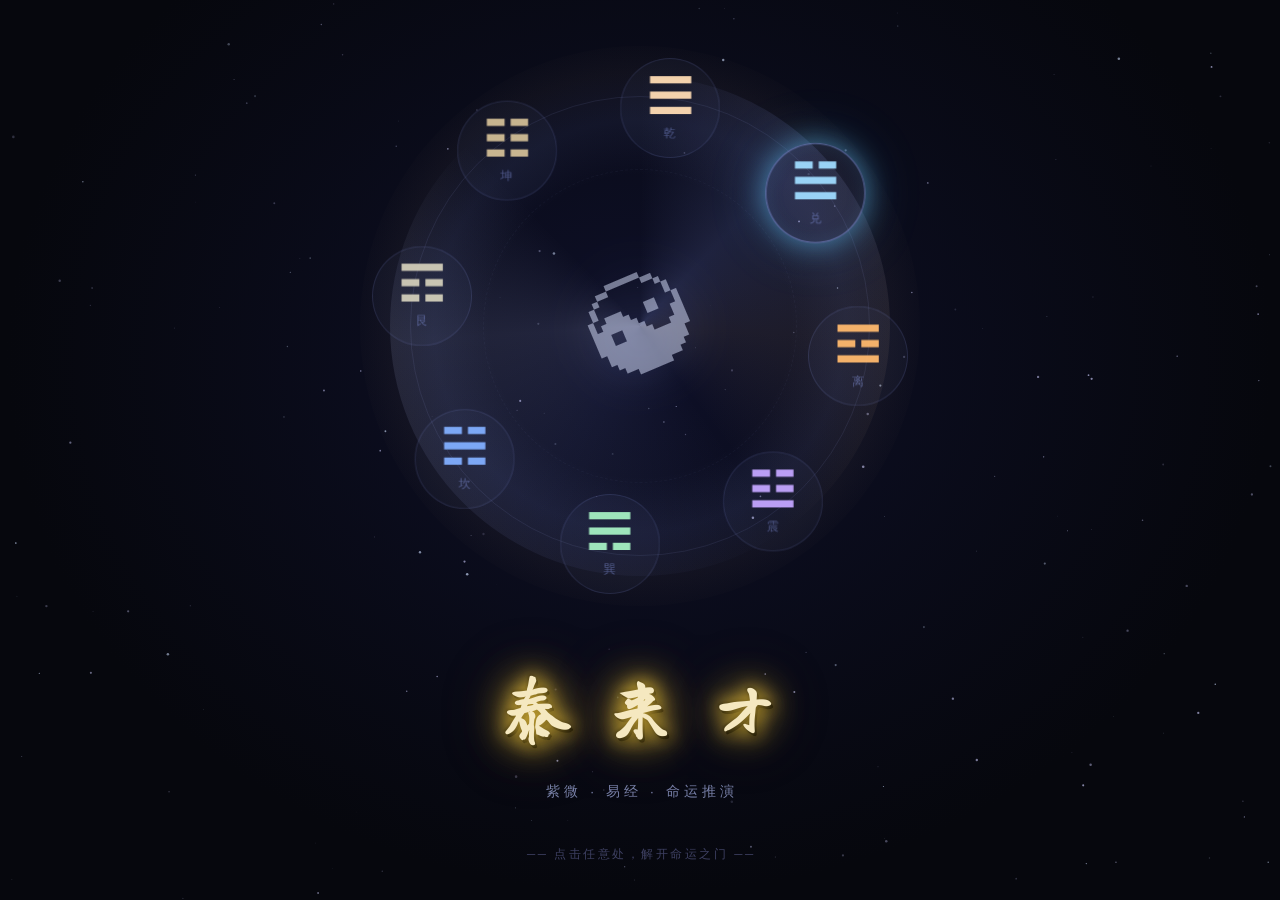
<file: index.html>
<!DOCTYPE html>
<html lang="zh-CN">
<head>
<script async src="https://pagead2.googlesyndication.com/pagead/js/adsbygoogle.js?client=ca-pub-4570175676017011"
     crossorigin="anonymous"></script>
<link rel="preconnect" href="https://fonts.googleapis.com">
<link rel="preconnect" href="https://fonts.gstatic.com" crossorigin>
<link href="https://fonts.googleapis.com/css2?family=Long+Cang&family=Ma+Shan+Zheng&display=swap" rel="stylesheet">
<meta charset="UTF-8">
<meta name="viewport" content="width=device-width, initial-scale=1.0, viewport-fit=cover">
<title>泰来才 · 紫微易学 | 紫微斗数命盘 · 易经占卜</title>
<meta name="description" content="紫微斗数命盘在线免费排盘，基于倪海夏推演法，结合易经五行解析。提供六十四卦查询、铜钱起卦、梅花易数占卜，探索命运智慧。">
<meta name="keywords" content="紫微斗数,命盘,排盘,易经,六十四卦,起卦,占卜,八卦,五行,天干地支,倪海夏,梅花易数">
<meta name="theme-color" content="#09090f">
<meta name="robots" content="index, follow">
<link rel="canonical" href="https://sandlabs.cn/ziwei/">
<!-- Open Graph -->
<meta property="og:type" content="website">
<meta property="og:url" content="https://sandlabs.cn/ziwei/">
<meta property="og:title" content="泰来才 · 紫微易学 | 紫微斗数命盘 · 易经占卜">
<meta property="og:description" content="紫微斗数命盘在线免费排盘，基于倪海夏推演法，结合易经五行解析。提供六十四卦查询、铜钱起卦、梅花易数占卜。">
<meta property="og:locale" content="zh_CN">
<!-- Twitter Card -->
<meta name="twitter:card" content="summary">
<meta name="twitter:title" content="泰来才 · 紫微易学">
<meta name="twitter:description" content="紫微斗数命盘在线免费排盘，结合易经五行解析，提供六十四卦查询与起卦占卜。">
<style>
/* ── Reset & Base ── */
*{box-sizing:border-box;margin:0;padding:0}
:root{
  --bg:#09090f;--bg2:#0d0e1a;
  --s1:rgba(255,255,255,.03);--s2:rgba(255,255,255,.06);
  --b1:rgba(180,190,240,.07);--b2:rgba(180,190,240,.14);
  --t1:#dde0f0;--t2:#7880a8;--t3:#3e4062;
  --accent:#9aabff;--accentd:rgba(154,171,255,.12);
  --gold:#c8a882;--goldd:rgba(200,168,130,.12);
  --r:12px;
}
html{scroll-behavior:smooth}
body{background:var(--bg);color:var(--t1);font-family:-apple-system,"Helvetica Neue","PingFang SC","Hiragino Sans GB","Microsoft YaHei",sans-serif;min-height:100vh;line-height:1.75;overflow-x:hidden;font-size:16px}

/* ── INTRO SCREEN ── */
#intro{
  position:fixed;inset:0;z-index:9999;
  display:flex;flex-direction:column;align-items:center;justify-content:center;
  background:radial-gradient(ellipse at 50% 40%,#0e1028 0%,#06070d 70%);
  cursor:pointer;user-select:none;
  transition:opacity .9s cubic-bezier(.4,0,.2,1),transform .9s cubic-bezier(.4,0,.2,1);
}
#intro.done{opacity:0;pointer-events:none;transform:scale(1.06)}
#star-canvas{position:absolute;inset:0;pointer-events:none}

#bagua-ring{
  position:relative;width:580px;height:580px;
  margin-bottom:32px;flex-shrink:0;
}
/* Responsive scale-down on small screens */
@media(max-width:640px){
  #bagua-ring{transform:scale(.62);margin-bottom:-80px}
}
@media(max-width:400px){
  #bagua-ring{transform:scale(.50);margin-bottom:-116px}
}

/* Rotating conic sweep — main light effect */
#ring-halo{
  position:absolute;left:50%;top:50%;
  width:500px;height:500px;margin:-250px;
  border-radius:50%;
  background:conic-gradient(
    from 0deg,
    transparent 0%,
    rgba(154,171,255,.13) 12%,
    rgba(200,168,130,.09) 26%,
    transparent 40%,
    rgba(154,171,255,.07) 58%,
    rgba(200,210,255,.11) 74%,
    transparent 88%,
    transparent 100%
  );
  animation:halo-spin 9s linear infinite;
  pointer-events:none;
}
@keyframes halo-spin{to{transform:rotate(360deg)}}

/* Breathing outer glow */
#ring-glow{
  position:absolute;left:50%;top:50%;
  width:560px;height:560px;margin:-280px;
  border-radius:50%;
  background:radial-gradient(circle,transparent 38%,rgba(154,171,255,.06) 52%,rgba(200,168,130,.04) 64%,transparent 74%);
  animation:glow-breath 3.4s ease-in-out infinite alternate;
  pointer-events:none;
}
@keyframes glow-breath{
  from{opacity:.5;transform:scale(.94)}
  to  {opacity:1; transform:scale(1.05)}
}

#ring-track{
  position:absolute;
  left:50%;top:50%;
  width:460px;height:460px;
  margin:-230px;
  border-radius:50%;
  border:1px solid rgba(160,170,230,.10);
  pointer-events:none;
}
#ring-track::before{
  content:'';position:absolute;
  inset:72px;border-radius:50%;
  border:1px dashed rgba(160,170,230,.05);
}
.gua-node{
  position:absolute;left:50%;top:50%;
  width:100px;height:100px;margin:-50px;
  border-radius:50%;
  display:flex;flex-direction:column;align-items:center;justify-content:center;
  background:rgba(154,171,255,.04);
  border:1px solid rgba(154,171,255,.14);
  will-change:transform;
  transition:box-shadow .4s,border-color .4s,background .4s;
}
.gua-node .gsym{font-size:2.9rem;line-height:1;color:rgba(200,210,255,.8)}
.gua-node .gname{font-size:.72rem;color:rgba(154,171,255,.45);margin-top:3px;letter-spacing:.06em}
.gua-node.lit{
  border-color:rgba(154,171,255,.55);
  background:rgba(154,171,255,.08);
}
.gua-node.lit .gsym{color:#fff}

#ring-center{
  position:absolute;left:50%;top:50%;
  width:144px;height:144px;margin:-72px;
  display:flex;align-items:center;justify-content:center;
}
#taichi{
  font-size:6rem;color:rgba(220,228,255,.5);
  display:inline-block;
  filter:drop-shadow(0 0 22px rgba(154,171,255,.3));
  transition:filter .4s,font-size .4s,opacity .5s;
  will-change:transform;
  animation:taichi-pulse 4s ease-in-out infinite alternate;
}
@keyframes taichi-pulse{
  from{filter:drop-shadow(0 0 18px rgba(154,171,255,.25)) drop-shadow(0 0 40px rgba(154,171,255,.08))}
  to  {filter:drop-shadow(0 0 32px rgba(154,171,255,.55)) drop-shadow(0 0 70px rgba(200,168,130,.18))}
}
#intro.spin #taichi{
  animation:none;
  filter:drop-shadow(0 0 40px rgba(154,171,255,.9)) drop-shadow(0 0 80px rgba(200,168,130,.4));
}

#intro-text{text-align:center}
#intro-logo{
  font-family:'Long Cang','Ma Shan Zheng','STKaiti','KaiTi','楷体',serif;
  font-size:4.2rem;
  font-weight:900;
  letter-spacing:.55em;
  text-indent:.55em;
  color:#f5e8c0;
  margin-bottom:14px;
  text-shadow:
    0 0 18px rgba(212,175,55,1),
    0 0 40px rgba(212,175,55,0.7),
    0 0 70px rgba(180,130,20,0.4),
    2px 3px 0px rgba(0,0,0,0.95),
    3px 4px 8px rgba(0,0,0,0.85),
    -1px -1px 3px rgba(0,0,0,0.7);
  filter:drop-shadow(0 0 10px rgba(212,175,55,0.5));
}
#intro-sub{
  font-size:.85rem;letter-spacing:.3em;
  color:var(--t2);margin-bottom:40px;text-indent:.3em;
}
#unlock-hint{
  font-size:.72rem;letter-spacing:.22em;color:var(--t3);
  animation:hint-blink 2.2s ease-in-out infinite;text-indent:.22em;
}
@keyframes hint-blink{0%,100%{opacity:.3}50%{opacity:.9}}

/* ── MAIN APP ── */
#app{opacity:0;transition:opacity .9s ease .15s}
#app.visible{opacity:1}

/* ── HEADER ── */
header{
  position:sticky;top:0;z-index:100;
  background:rgba(9,9,15,.88);
  border-bottom:1px solid var(--b1);
  backdrop-filter:blur(24px);-webkit-backdrop-filter:blur(24px);
  padding:0 20px;
}
.header-inner{max-width:1000px;margin:0 auto;display:flex;align-items:center;gap:20px;padding:16px 0}
.site-logo{
  font-family:'Long Cang','Ma Shan Zheng','STKaiti','KaiTi','楷体',serif;
  font-size:1.35rem;
  font-weight:900;
  color:var(--t1);
  text-decoration:none;
  letter-spacing:.25em;
  white-space:nowrap;
  flex-shrink:0;
  text-indent:.25em;
  text-shadow:
    0 0 10px rgba(212,175,55,0.8),
    0 0 22px rgba(212,175,55,0.4),
    1px 2px 4px rgba(0,0,0,0.95),
    -1px -1px 2px rgba(0,0,0,0.7);
  filter:drop-shadow(0 0 4px rgba(212,175,55,0.4));
}
/* Logo char animation */
.logo-ch{display:inline-block;transition:color .12s,text-shadow .12s}
.logo-ch.yang{color:#fff;text-shadow:0 0 14px rgba(255,255,255,.9),0 0 28px rgba(200,210,255,.5)}
.logo-ch.yin{color:rgba(20,20,35,.9);text-shadow:0 0 8px rgba(154,171,255,.4);-webkit-text-stroke:.5px rgba(154,171,255,.4)}
nav{display:flex;gap:4px;overflow-x:auto;-webkit-overflow-scrolling:touch;scrollbar-width:none;padding:2px 0}
nav::-webkit-scrollbar{display:none}
.tab-btn{
  flex-shrink:0;padding:7px 18px;border-radius:20px;
  border:1px solid transparent;background:transparent;
  color:var(--t3);cursor:pointer;font-family:inherit;
  font-size:.88rem;letter-spacing:.06em;white-space:nowrap;transition:all .2s;
}
.tab-btn:hover{color:var(--t2);border-color:var(--b1)}
.tab-btn.active{color:var(--t1);border-color:var(--b2);background:var(--s1)}
.tab-btn.featured{color:var(--gold);border-color:rgba(200,168,130,.25);background:var(--goldd)}
.tab-btn.featured.active{border-color:rgba(200,168,130,.45);box-shadow:0 0 14px rgba(200,168,130,.12)}

/* ── TAB PANELS ── */
.tab-panel{display:none;padding:44px 24px;max-width:1000px;margin:0 auto;animation:panel-in .35s ease}
.tab-panel.active{display:block}
@keyframes panel-in{from{opacity:0;transform:translateY(12px)}to{opacity:1;transform:none}}

/* ── FORM ── */
.form-wrap{max-width:540px;margin:0 auto 40px}
.form-title{text-align:center;margin-bottom:32px}
.form-title h1{font-size:1.9rem;font-weight:200;letter-spacing:.32em;color:var(--t1);margin-bottom:8px}
.form-title p{font-size:.88rem;color:var(--t3);letter-spacing:.14em}
.card{
  background:var(--s1);border:1px solid var(--b1);
  border-radius:var(--r);padding:28px;
  transition:border-color .2s;
}
.card:hover{border-color:var(--b2)}
.form-row{display:flex;align-items:center;gap:14px;margin-bottom:16px}
.form-row label{flex:0 0 64px;font-size:.88rem;color:var(--t2);letter-spacing:.05em}
.form-row select,.form-row input{
  flex:1;background:rgba(255,255,255,.04);color:var(--t1);
  border:1px solid var(--b1);border-radius:9px;
  padding:10px 14px;font-family:inherit;font-size:.92rem;
  outline:none;transition:border-color .2s;min-width:70px;
}
.form-row select:focus,.form-row input:focus{border-color:var(--accent)}
.form-row select option{background:#0e0f1e}
.gen-btn{
  width:100%;margin-top:22px;padding:15px;
  background:var(--goldd);color:var(--gold);
  border:1px solid rgba(200,168,130,.28);border-radius:11px;
  font-size:1rem;letter-spacing:.4em;cursor:pointer;
  font-family:inherit;transition:all .22s;
}
.gen-btn:hover{background:rgba(200,168,130,.22);border-color:rgba(200,168,130,.5);box-shadow:0 4px 28px rgba(200,168,130,.14)}
.form-note{text-align:center;font-size:.78rem;color:var(--t3);margin-top:10px}

/* ── CHART ── */
#chart-wrap{max-width:760px;margin:0 auto 24px;display:none}
.chart-title{text-align:center;font-size:.9rem;color:var(--t2);margin-bottom:16px;letter-spacing:.16em}
.chart{
  display:grid;grid-template-columns:repeat(4,1fr);grid-template-rows:repeat(4,auto);
  gap:3px;background:rgba(154,171,255,.04);
  border:1px solid var(--b1);border-radius:var(--r);padding:3px;
}
.cell{
  background:rgba(9,9,15,.85);border:1px solid var(--b1);
  border-radius:8px;padding:9px;min-height:118px;
  position:relative;overflow:hidden;cursor:pointer;
  transition:border-color .15s,background .15s;
}
.cell:hover{border-color:var(--b2);background:var(--s1)}
.cell.ming{border-color:rgba(200,168,130,.38);background:rgba(200,168,130,.03)}
.cell-center{
  grid-column:2/4;grid-row:2/4;background:rgba(7,7,14,.92);
  border:1px solid var(--b1);border-radius:8px;
  display:flex;flex-direction:column;align-items:center;justify-content:center;
  padding:16px;text-align:center;
}
.pname{font-size:.74rem;color:var(--t3);display:block}
.pname.ml{color:var(--gold);font-weight:500}
.gz{font-size:.7rem;color:var(--t3);float:right}
.shen-mk{position:absolute;top:4px;right:24px;font-size:.66rem;color:rgba(140,190,140,.6)}
.stars{margin-top:5px;line-height:1.7}
.s{display:inline-block;font-size:.84rem;color:var(--gold);white-space:nowrap}
.s.zw{color:#c084fc}.s.tf{color:#88b8e8}.s.ax{color:var(--t3);font-size:.66rem}
.hua{display:inline-block;font-size:.58rem;padding:1px 4px;border-radius:3px;margin:1px;vertical-align:top}
.hl{background:rgba(80,180,80,.1);color:#70cc70;border:1px solid rgba(80,180,80,.2)}
.hq{background:rgba(180,140,60,.1);color:#c89840;border:1px solid rgba(180,140,60,.2)}
.hk{background:rgba(80,130,210,.1);color:#7298e0;border:1px solid rgba(80,130,210,.2)}
.hj{background:rgba(210,70,70,.1);color:#d87070;border:1px solid rgba(210,70,70,.2)}
.dx{position:absolute;bottom:4px;right:5px;font-size:.64rem;color:var(--t3)}
.cn{font-size:1rem;letter-spacing:.1em;color:var(--t1);margin-bottom:10px}
.cr{font-size:.78rem;color:var(--t2);margin:3px 0}.cr span{color:var(--gold)}
.jb{display:inline-block;margin-top:10px;padding:3px 14px;border-radius:12px;font-size:.76rem;border:1px solid}
.jb.j2{border-color:rgba(80,140,220,.35);color:#7898d8}.jb.j3{border-color:rgba(80,170,80,.35);color:#70c070}
.jb.j4{border-color:rgba(190,150,70,.35);color:#c8a050}.jb.j5{border-color:rgba(170,130,70,.35);color:#b89050}
.jb.j6{border-color:rgba(210,90,70,.35);color:#d07860}

/* ── INTERP ── */
#interp{max-width:800px;margin:0 auto;display:none}
.isec{background:var(--s1);border:1px solid var(--b1);border-radius:var(--r);padding:24px;margin-bottom:14px}
.isec h3{font-size:.95rem;color:var(--t1);letter-spacing:.12em;margin-bottom:18px;padding-bottom:12px;border-bottom:1px solid var(--b1);font-weight:400}
.igrid{display:grid;grid-template-columns:1fr 1fr;gap:12px}
@media(max-width:520px){.igrid{grid-template-columns:1fr}}
.iitem{background:rgba(255,255,255,.02);border:1px solid var(--b1);border-radius:10px;padding:16px}
.iitem h4{font-size:.86rem;color:var(--gold);margin-bottom:8px;font-weight:400}
.iitem p{font-size:.84rem;color:var(--t2);line-height:1.82}
.ybox{background:rgba(154,171,255,.04);border:1px solid var(--b1);border-radius:8px;padding:12px;margin-top:10px;display:flex;align-items:flex-start;gap:10px}
.ybox .yg{font-size:1.6rem;flex-shrink:0;line-height:1.2}
.ybox .yt{font-size:.84rem;color:rgba(154,171,255,.72);line-height:1.78}
.qt{font-size:.82rem;color:var(--t3);border-left:2px solid var(--b2);padding-left:10px;margin-top:9px;font-style:italic}

/* ── POPUP ── */
.overlay{display:none;position:fixed;inset:0;background:rgba(0,0,0,.65);backdrop-filter:blur(5px);z-index:99}
#popup{display:none;position:fixed;top:50%;left:50%;transform:translate(-50%,-50%);background:#0e0f1e;border:1px solid var(--b2);border-radius:18px;padding:28px;max-width:420px;width:92%;z-index:100;max-height:84vh;overflow-y:auto}
#popup h3{color:var(--t1);margin-bottom:14px;font-size:1rem;font-weight:400;letter-spacing:.08em}
#popup p{font-size:.88rem;color:var(--t2);line-height:1.82;margin-bottom:10px}
.xbtn{float:right;cursor:pointer;color:var(--t3);font-size:1.15rem;line-height:1;transition:color .2s}
.xbtn:hover{color:var(--t2)}

/* ── KNOWLEDGE TABS ── */
.art-wrap{max-width:760px;margin:0 auto}
.art-hero{text-align:center;padding:36px 0 30px;border-bottom:1px solid var(--b1);margin-bottom:38px}
.art-hero .gua-big{font-size:3.2rem;display:block;margin-bottom:14px;color:var(--t3);letter-spacing:.1em}
.art-hero h2{font-size:1.5rem;font-weight:300;color:var(--t1);letter-spacing:.24em;margin-bottom:10px}
.art-hero p{font-size:.92rem;color:var(--t2);line-height:1.75}
.art-section{margin-bottom:36px}
.art-section h3{font-size:1rem;font-weight:400;color:var(--t1);letter-spacing:.14em;margin-bottom:16px;padding-left:14px;border-left:3px solid var(--accent)}
.art-section p{font-size:.92rem;color:var(--t2);line-height:1.92;margin-bottom:12px}
.art-section ul{padding-left:20px;margin-bottom:12px}
.art-section li{font-size:.92rem;color:var(--t2);line-height:1.92;margin-bottom:5px}
.art-section strong{color:var(--t1)}
.art-section blockquote{border-left:2px solid var(--b2);padding-left:12px;margin:12px 0;color:var(--t3);font-style:italic;font-size:.9rem;line-height:1.82}

/* ── TABLES ── */
.tbl{width:100%;border-collapse:collapse;margin:14px 0;font-size:.9rem}
.tbl th{background:rgba(255,255,255,.03);color:var(--t2);padding:11px 14px;text-align:left;border:1px solid var(--b1);font-weight:400;letter-spacing:.06em}
.tbl td{padding:11px 14px;border:1px solid var(--b1);color:var(--t2)}
.tbl tr:hover td{background:var(--s1)}
.tbl .gua-sym{font-size:1.05rem;color:#c084fc}
.tbl .num{color:var(--t3);font-size:.73rem}
.tbl .yang{color:#d0925a}.tbl .yin{color:#6898d8}

/* ── 64 GUA ── */
.gua-grid{display:grid;grid-template-columns:repeat(auto-fill,minmax(158px,1fr));gap:9px;margin:14px 0}
.gua-card{background:rgba(255,255,255,.02);border:1px solid var(--b1);border-radius:10px;padding:14px 15px;cursor:pointer;transition:border-color .15s,background .15s}
.gua-card:hover{border-color:var(--b2)}
.gua-card.open{border-color:rgba(140,180,120,.3);background:rgba(140,180,120,.04)}
.gua-card .gnum{font-size:.68rem;color:var(--t3)}.gua-card .gname{font-size:.96rem;color:var(--gold);margin:3px 0}
.gua-card .gmean{font-size:.8rem;color:var(--t2)}
.gua-card .gmsg{font-size:.8rem;color:rgba(140,180,140,.78);margin-top:8px;display:none;border-top:1px solid var(--b1);padding-top:8px;line-height:1.72}
.gua-card.open .gmsg{display:block}
.cat-label{font-size:.84rem;color:var(--t3);margin:22px 0 8px;padding-left:6px;letter-spacing:.06em}

/* ── BAGUA VISUALS ── */
.bagua-row{display:flex;flex-wrap:wrap;gap:10px;margin:14px 0}
.bagua-item{flex:1 1 96px;background:rgba(255,255,255,.02);border:1px solid var(--b1);border-radius:10px;padding:16px 12px;text-align:center;transition:border-color .2s}
.bagua-item:hover{border-color:var(--b2)}
.bagua-item .sym{font-size:2rem;display:block;margin-bottom:8px;color:var(--t2)}
.bagua-item .bname{font-size:.88rem;color:var(--gold)}.bagua-item .bdesc{font-size:.78rem;color:var(--t3);margin-top:4px;line-height:1.55}
.wx-cycle{display:flex;align-items:center;flex-wrap:wrap;gap:6px;margin:10px 0;font-size:.8rem}
.wx-item{padding:4px 14px;border-radius:16px;border:1px solid}
.wx-mu{border-color:rgba(80,160,80,.22);color:#70bb70;background:rgba(80,160,80,.05)}
.wx-huo{border-color:rgba(190,90,70,.22);color:#c87060;background:rgba(190,90,70,.05)}
.wx-tu{border-color:rgba(170,140,70,.22);color:#b89860;background:rgba(170,140,70,.05)}
.wx-jin{border-color:rgba(170,170,110,.22);color:#b0b070;background:rgba(170,170,110,.05)}
.wx-shui{border-color:rgba(70,110,190,.22);color:#6080c8;background:rgba(70,110,190,.05)}
.wx-arr{color:var(--t3);font-size:.88rem}

/* ── MISC ── */
.concept-grid{display:grid;grid-template-columns:repeat(auto-fill,minmax(190px,1fr));gap:9px}
.step-grid{display:grid;grid-template-columns:repeat(4,1fr);gap:8px;text-align:center}
@media(max-width:500px){.step-grid{grid-template-columns:repeat(2,1fr)}}

footer{text-align:center;padding:44px 20px;color:var(--t3);font-size:.73rem;border-top:1px solid var(--b1);margin-top:64px}
footer a{color:var(--t3);text-decoration:none}

/* ── DIVINATION TAB ── */
.div-wrap{max-width:680px;margin:0 auto}
.div-hero{text-align:center;padding:24px 0 20px;border-bottom:1px solid var(--b1);margin-bottom:28px}
.div-hero .div-icon{font-size:2.4rem;display:block;margin-bottom:10px;color:var(--t3)}
.div-hero h1{font-size:1.45rem;font-weight:200;letter-spacing:.28em;margin-bottom:6px}
.div-hero p{font-size:.8rem;color:var(--t2)}
.div-step{display:none}.div-step.active{display:block}
.qtype-grid{display:grid;grid-template-columns:repeat(3,1fr);gap:7px;margin:10px 0 16px}
.qtype-btn{padding:9px 6px;background:var(--s1);border:1px solid var(--b1);border-radius:8px;color:var(--t3);cursor:pointer;font-family:inherit;font-size:.76rem;text-align:center;transition:all .2s}
.qtype-btn:hover{border-color:var(--b2);color:var(--t2)}.qtype-btn.sel{border-color:var(--accent);color:var(--accent);background:var(--accentd)}
.method-bar{display:flex;gap:6px;justify-content:center;margin:16px 0}
.meth-btn{padding:6px 18px;border-radius:16px;border:1px solid var(--b1);background:transparent;color:var(--t2);cursor:pointer;font-family:inherit;font-size:.76rem;transition:all .2s}
.meth-btn.sel{border-color:var(--accent);color:var(--accent);background:var(--accentd)}
.toss-btn{padding:11px 28px;background:var(--goldd);color:var(--gold);border:1px solid rgba(200,168,130,.3);border-radius:20px;font-family:inherit;font-size:.86rem;letter-spacing:.15em;cursor:pointer;transition:all .22s;margin:4px}
.toss-btn:hover{background:rgba(200,168,130,.22);border-color:rgba(200,168,130,.5);box-shadow:0 4px 18px rgba(200,168,130,.12)}
.toss-btn:disabled{opacity:.35;cursor:not-allowed;box-shadow:none}
.toss-btn.sec{background:var(--s1);color:var(--t2);border:1px solid var(--b1)}
.toss-btn.sec:hover{border-color:var(--b2);color:var(--t1)}

/* Coin */
.coin-stage{text-align:center;padding:8px 0 4px}
.coin-row{display:flex;justify-content:center;gap:18px;margin:20px 0;perspective:700px}
.coin{width:66px;height:66px;border-radius:50%;position:relative;transform-style:preserve-3d;will-change:transform}
.coin.spin{animation:cspin .85s cubic-bezier(.2,.6,.4,1) forwards}
.cface{position:absolute;inset:0;border-radius:50%;display:flex;align-items:center;justify-content:center;font-size:1.25rem;font-weight:300;backface-visibility:hidden;-webkit-backface-visibility:hidden}
.cfront{background:radial-gradient(circle at 38% 35%,#d4aa50 0%,#8a6018 55%,#5a3e08 100%);border:2px solid rgba(220,175,60,.35);color:rgba(255,240,170,.9);box-shadow:inset 0 0 10px rgba(255,220,80,.15)}
.cback{background:radial-gradient(circle at 38% 35%,#aaaaaa 0%,#666 55%,#3a3a3a 100%);border:2px solid rgba(170,170,170,.25);color:rgba(210,210,210,.8);transform:rotateY(180deg)}
@keyframes cspin{0%{transform:rotateY(0) translateY(0)}30%{transform:rotateY(560deg) translateY(-28px)}75%{transform:rotateY(900deg) translateY(-18px)}100%{transform:rotateY(var(--fr,0deg)) translateY(0)}}

/* Lines display */
.lines-wrap{max-width:300px;margin:16px auto 8px}
.hline{display:flex;align-items:center;justify-content:center;gap:10px;margin:5px 0;opacity:0;transition:opacity .35s}
.hline.show{opacity:1}
.hline .lsym{font-size:1.6rem;line-height:1;letter-spacing:2px;font-family:monospace}
.lsym.yang{color:rgba(200,165,70,.9)}.lsym.yin{color:rgba(120,135,200,.75)}
.lsym.mov-y{color:#ff9060;animation:mglow .9s ease-in-out infinite alternate}
.lsym.mov-n{color:#80a8ff;animation:mglow2 .9s ease-in-out infinite alternate}
@keyframes mglow{from{text-shadow:0 0 4px rgba(255,130,60,.2)}to{text-shadow:0 0 16px rgba(255,130,60,.7)}}
@keyframes mglow2{from{text-shadow:0 0 4px rgba(100,130,255,.2)}to{text-shadow:0 0 16px rgba(100,130,255,.7)}}
.llab{font-size:.68rem;color:var(--t3);min-width:56px;text-align:left}
.round-txt{font-size:.72rem;color:var(--t3);margin:6px 0;letter-spacing:.06em}

/* Result hexagram */
.hex-reveal{text-align:center;padding:20px;background:var(--s1);border:1px solid var(--b1);border-radius:var(--r);margin:16px 0}
.hex-reveal .huc{font-size:3.8rem;display:block;margin-bottom:6px;filter:drop-shadow(0 0 12px rgba(154,171,255,.3))}
.hex-reveal .hn{font-size:1.3rem;color:var(--gold);font-weight:200;letter-spacing:.2em}
.hex-reveal .hs{font-size:.78rem;color:var(--t2);margin-top:4px}

/* Output sections */
.out-sec{background:var(--s1);border:1px solid var(--b1);border-radius:var(--r);padding:22px 24px;margin-bottom:12px}
.out-sec h3{font-size:.9rem;font-weight:400;color:var(--accent);letter-spacing:.15em;margin-bottom:14px;padding-bottom:10px;border-bottom:1px solid var(--b1)}
.out-row{display:flex;gap:8px;margin:7px 0;align-items:baseline}
.ol{font-size:.78rem;color:var(--t3);flex:0 0 58px}
.ov{font-size:.88rem;color:var(--t1)}
.out-body{font-size:.88rem;color:var(--t2);line-height:1.92}
.out-body strong{color:var(--t1)}
.out-body em{color:var(--gold);font-style:normal}
.out-tag{display:inline-block;padding:2px 9px;border-radius:11px;font-size:.68rem;border:1px solid;margin:2px}
.tji{border-color:rgba(80,190,80,.28);color:#60c060;background:rgba(80,190,80,.06)}
.txiong{border-color:rgba(220,80,80,.28);color:#d07070;background:rgba(220,80,80,.06)}
.tzhong{border-color:rgba(154,171,255,.28);color:var(--accent);background:var(--accentd)}
.tbian{border-color:rgba(200,168,130,.28);color:var(--gold);background:var(--goldd)}
.qdisplay{font-size:.86rem;color:var(--t1);padding:10px 16px;background:var(--s1);border:1px solid var(--b1);border-radius:8px;margin-bottom:18px;text-align:center}
.num-row{display:flex;justify-content:center;gap:12px;margin:18px 0}
.num-inp{width:72px;text-align:center;background:rgba(255,255,255,.03);color:var(--t1);border:1px solid var(--b1);border-radius:8px;padding:10px 6px;font-family:inherit;font-size:1.05rem;outline:none;transition:border-color .2s}
.num-inp:focus{border-color:var(--accent)}
.num-lbl{font-size:.65rem;color:var(--t3);text-align:center;margin-top:4px}
.time-disp{font-size:1.6rem;color:var(--t1);letter-spacing:.1em;margin:14px 0}

/* Shell SVG decoration */
.shell-wrap{width:110px;height:110px;margin:0 auto 14px;position:relative}
.shell-wrap svg{width:100%;height:100%}
.sring{stroke:rgba(154,171,255,.15);fill:none;stroke-width:1.5}
.sring.lit{stroke:rgba(154,171,255,.5);transition:stroke .4s}
.sck{stroke:rgba(154,171,255,0);fill:none;stroke-width:1.2;stroke-dasharray:52;stroke-dashoffset:52;transition:stroke-dashoffset .5s ease,stroke .3s}
.sck.show{stroke-dashoffset:0;stroke:rgba(154,171,255,.4)}
/* ── Lang Switcher ── */
.lang-switcher {
  flex-shrink: 0;
  display: flex;
  gap: 2px;
  background: rgba(9,9,15,0.85);
  border: 1px solid rgba(212,175,55,0.3);
  border-radius: 20px;
  padding: 4px 8px;
}
@media(max-width:640px){
  .header-inner {
    flex-wrap: wrap;
    gap: 6px;
    padding: 10px 0 8px;
  }
  .site-logo {
    flex: 1;
  }
  #main-nav {
    order: 3;
    width: 100%;
  }
  .lang-switcher {
    order: 2;
    margin-left: auto;
    padding: 3px 6px;
  }
  .lang-btn { padding: 2px 6px; font-size: 10px; }
}
.lang-btn {
  background: none;
  border: none;
  color: rgba(212,175,55,0.6);
  font-size: 11px;
  font-family: inherit;
  cursor: pointer;
  padding: 3px 8px;
  border-radius: 12px;
  transition: all 0.2s;
  letter-spacing: 0.05em;
}
.lang-btn:hover { color: #d4af37; }
.lang-btn.active {
  background: rgba(212,175,55,0.15);
  color: #d4af37;
}
</style>
</head>
<body>


<!-- ══════════ INTRO SCREEN ══════════ -->
<div id="intro" onclick="startUnlock()">
  <canvas id="star-canvas"></canvas>
  <div id="bagua-ring">
    <div id="ring-glow"></div>
    <div id="ring-halo"></div>
    <div id="ring-track"></div>
    <div class="gua-node"><span class="gsym">☰</span><span class="gname">乾</span></div>
    <div class="gua-node"><span class="gsym">☱</span><span class="gname">兑</span></div>
    <div class="gua-node"><span class="gsym">☲</span><span class="gname">离</span></div>
    <div class="gua-node"><span class="gsym">☳</span><span class="gname">震</span></div>
    <div class="gua-node"><span class="gsym">☴</span><span class="gname">巽</span></div>
    <div class="gua-node"><span class="gsym">☵</span><span class="gname">坎</span></div>
    <div class="gua-node"><span class="gsym">☶</span><span class="gname">艮</span></div>
    <div class="gua-node"><span class="gsym">☷</span><span class="gname">坤</span></div>
    <div id="ring-center"><span id="taichi">☯</span></div>
  </div>
  <div id="intro-text">
    <div id="intro-logo" data-i18n="intro_title">泰来才</div>
    <div id="intro-sub" data-i18n="intro_subtitle">紫微 · 易经 · 命运推演</div>
    <div id="unlock-hint" data-i18n="intro_unlock">── 点击任意处，解开命运之门 ──</div>
  </div>
</div>

<!-- ══════════ MAIN APP ══════════ -->
<div id="app">

<header>
  <div class="header-inner">
    <a class="site-logo" href="/ziwei/" aria-label="泰来才易学首页">易学泰来才</a>
    <nav id="main-nav" role="navigation" aria-label="主导航">
      <button class="tab-btn featured active" data-tab="ziwei" aria-selected="true" data-i18n="nav_ziwei">✦ 紫微命盘</button>
      <button class="tab-btn" data-tab="yijing" aria-selected="false" data-i18n="nav_intro">易经导论</button>
      <button class="tab-btn" data-tab="wuxing" aria-selected="false" data-i18n="nav_wuxing">五行八卦</button>
      <button class="tab-btn" data-tab="ganzhi" aria-selected="false" data-i18n="nav_tiangan">天干地支</button>
      <button class="tab-btn" data-tab="liushisi" aria-selected="false" data-i18n="nav_liushisi">六十四卦</button>
      <button class="tab-btn featured" data-tab="divination" aria-selected="false" data-i18n="nav_qigua">☯ 起卦占卜</button>
    </nav>
    <div class="lang-switcher" id="langSwitcher">
      <button class="lang-btn active" data-lang="zh">中文</button>
      <button class="lang-btn" data-lang="en">EN</button>
      <button class="lang-btn" data-lang="ja">日本語</button>
    </div>
  </div>
</header>

<!-- ══ TAB: 紫微命盘 ══ -->
<div id="tab-ziwei" class="tab-panel active">
  <div class="form-wrap">
    <div class="form-title">
      <h1 data-i18n="ziwei_title">紫微斗数</h1>
      <p>倪海夏推演法 · 结合易经五行解析</p>
    </div>
    <div class="card">
      <div class="form-row">
        <label data-i18n="ziwei_birth_year">出生年</label>
        <input type="number" id="year" value="1990" min="1900" max="2030" style="max-width:90px">
        <span style="font-size:.7rem;color:var(--t3)">阳历（正月前出生 -1）</span>
      </div>
      <div class="form-row">
        <label data-i18n="ziwei_birth_month">农历月</label>
        <select id="month">
          <option value="1">正月</option><option value="2">二月</option><option value="3">三月</option>
          <option value="4">四月</option><option value="5">五月</option><option value="6">六月</option>
          <option value="7">七月</option><option value="8">八月</option><option value="9">九月</option>
          <option value="10">十月</option><option value="11">十一月</option><option value="12">十二月</option>
        </select>
        <label style="flex:0 0 48px" data-i18n="ziwei_birth_day">农历日</label>
        <select id="day" style="max-width:90px"></select>
      </div>
      <div class="form-row">
        <label data-i18n="ziwei_birth_hour">时辰</label>
        <select id="hour">
          <option value="0">子 23-01</option><option value="1">丑 01-03</option>
          <option value="2">寅 03-05</option><option value="3">卯 05-07</option>
          <option value="4">辰 07-09</option><option value="5">巳 09-11</option>
          <option value="6">午 11-13</option><option value="7">未 13-15</option>
          <option value="8">申 15-17</option><option value="9">酉 17-19</option>
          <option value="10">戌 19-21</option><option value="11">亥 21-23</option>
        </select>
        <label style="flex:0 0 48px" data-i18n="ziwei_gender">性别</label>
        <select id="gender"><option value="m" data-i18n="ziwei_male">男</option><option value="f" data-i18n="ziwei_female">女</option></select>
      </div>
      <button class="gen-btn" onclick="generate()" data-i18n="ziwei_calc">排 命 盘</button>
      <p class="form-note">※ 以农历生日为准，不确定可用万年历换算</p>
    </div>
  </div>

  <div id="chart-wrap">
    <div class="chart-title" id="chart-title"></div>
    <div class="chart" id="chart"></div>
  </div>

  <div id="interp">
    <div class="isec"><h3>命宫解析 · 倪海夏论命法</h3><div id="ming-interp"></div></div>
    <div class="isec"><h3>三方四正 · 财官迁命</h3><div class="igrid" id="sanfang-interp"></div></div>
    <div class="isec"><h3>四化所在 · 命运着力点</h3><div class="igrid" id="sihua-interp"></div></div>
    <div class="isec"><h3>易经启示 · 五行卦象</h3><div id="yijing-interp"></div></div>
  </div>
</div>

<!-- ══ TAB: 易经导论 ══ -->
<div id="tab-yijing" class="tab-panel">
<div class="art-wrap">
  <div class="art-hero">
    <span class="gua-big">☯</span>
    <h2>易经核心思想</h2>
    <p>《易经》的核心，不是占卜本身，而是对"变化"这件事的理解与应对。</p>
  </div>

  <div class="art-section">
    <h3>一句话概括</h3>
    <p>世界始终在变化，人的关键能力不是对抗变化，而是<strong>观察形势、把握时机、顺势调整自己</strong>。</p>
  </div>

  <div class="art-section">
    <h3>七个核心观点</h3>
    <div class="concept-grid">
      <div class="iitem"><h4>1. 变易</h4><p>万事万物都在变化，没有绝对静止和永恒不变的状态。</p></div>
      <div class="iitem"><h4>2. 阴阳</h4><p>任何事物都包含相反又相依的两面：刚与柔、进与退、盛与衰。</p></div>
      <div class="iitem"><h4>3. 时位</h4><p>同样的做法，放在不同时间、位置下结果完全不同。判断事情要看"时"和"势"。</p></div>
      <div class="iitem"><h4>4. 中正</h4><p>最好的状态通常不是极端，而是适度、平衡、守分寸。</p></div>
      <div class="iitem"><h4>5. 顺势</h4><p>不是硬碰硬，而是顺着规律和局势调整行动，避免逆势而行。</p></div>
      <div class="iitem"><h4>6. 修养</h4><p>《易经》强调外部局势变化的同时，心态、德行、判断需要不断修正。</p></div>
      <div class="iitem"><h4>7. 趋吉避凶</h4><p>通过观察、预判和调整，减少风险，争取更好的结果。</p></div>
    </div>
  </div>

  <div class="art-section">
    <h3>关键词提炼</h3>
    <div style="display:flex;flex-wrap:wrap;gap:8px;margin-top:8px">
      <span class="wx-item wx-mu">变化</span>
      <span class="wx-item wx-huo">阴阳</span>
      <span class="wx-item wx-tu">时机</span>
      <span class="wx-item wx-jin">平衡</span>
      <span class="wx-item wx-shui">顺势</span>
      <span class="wx-item wx-mu">修身</span>
    </div>
  </div>

  <div class="art-section">
    <h3>现代理解：动态决策思维</h3>
    <p>如果用现代语言解释，《易经》更像一套"动态决策框架"：</p>
    <div class="step-grid" style="margin:12px 0">
      <div class="bagua-item"><span class="sym">👁</span><div class="bname">先看环境</div></div>
      <div class="bagua-item"><span class="sym">🔗</span><div class="bname">再看关系</div></div>
      <div class="bagua-item"><span class="sym">⏱</span><div class="bname">再看时机</div></div>
      <div class="bagua-item"><span class="sym">⚡</span><div class="bname">决定行动</div></div>
    </div>
    <blockquote>真正重要的不是死守一个答案，而是根据变化持续调整。</blockquote>
  </div>

  <div class="art-section">
    <h3>与紫微斗数的关联</h3>
    <p>紫微斗数是易经思想的具体化应用：命盘呈现的是你所处的"时位"——你天生的性格底色（命宫）、此刻的运势阶段（大限流年），以及如何顺势而为。</p>
    <p><strong>化忌不是坏运</strong>，是"执念"所在，对应易经的"坎卦"——习坎，有孚，维心亨。心正则险难可过。</p>
    <p style="margin-top:12px;text-align:center"><button class="gen-btn" style="max-width:200px;display:inline-block" onclick="switchTab('ziwei')">→ 去排命盘</button></p>
  </div>
</div>
</div>

<!-- ══ TAB: 五行八卦 ══ -->
<div id="tab-wuxing" class="tab-panel">
<div class="art-wrap">
  <div class="art-hero">
    <span class="gua-big">☰☷☳☴☲☵☶☱</span>
    <h2>五行八卦</h2>
    <p>信息编码（阴阳三层叠加）＋ 状态分类（不是物质，是运动模式）</p>
  </div>

  <div class="art-section">
    <h3>第一性原理</h3>
    <p>阴阳是最小单位（0和1），<strong>八卦是阴阳的三层叠加（2³=8）</strong>，五行是对万物运动状态的五种分类。</p>
  </div>

  <div class="art-section">
    <h3>八卦：8种基本情境</h3>
    <p style="font-size:.76rem;color:var(--t3);margin-bottom:10px">一条线有阴（⚋）或阳（⚊）两种状态，三层叠加 = 2³ = 8 种组合。</p>
    <div class="bagua-row">
      <div class="bagua-item"><span class="sym">☰</span><div class="bname">乾 · 天</div><div class="bdesc">纯阳，刚健，极度主动</div></div>
      <div class="bagua-item"><span class="sym">☷</span><div class="bname">坤 · 地</div><div class="bdesc">纯阴，柔顺，极度承载</div></div>
      <div class="bagua-item"><span class="sym">☳</span><div class="bname">震 · 雷</div><div class="bdesc">阳动于下，启动、冲劲</div></div>
      <div class="bagua-item"><span class="sym">☶</span><div class="bname">艮 · 山</div><div class="bdesc">阳止于上，静止、收敛</div></div>
      <div class="bagua-item"><span class="sym">☲</span><div class="bname">离 · 火</div><div class="bdesc">阳在外阴在内，附着、明亮</div></div>
      <div class="bagua-item"><span class="sym">☵</span><div class="bname">坎 · 水</div><div class="bdesc">阴在外阳在内，陷入、险境</div></div>
      <div class="bagua-item"><span class="sym">☴</span><div class="bname">巽 · 风</div><div class="bdesc">阴伏于下，渗透、顺从</div></div>
      <div class="bagua-item"><span class="sym">☱</span><div class="bname">兑 · 泽</div><div class="bdesc">阴出于上，喜悦、开口</div></div>
    </div>
    <blockquote>记忆口诀：乾三连，坤六断，震仰盂，艮覆碗，离中虚，坎中满，兑上缺，巽下断。</blockquote>
  </div>

  <div class="art-section">
    <h3>五行：5种运动状态</h3>
    <p style="font-size:.76rem;color:var(--t3);margin-bottom:10px">不是五种"物质"，而是五种"运动模式"——万物的状态都可以归入其中。</p>
    <table class="tbl">
      <tr><th>行</th><th>运动特征</th><th>对应现象</th></tr>
      <tr><td><span style="color:#70bb70">木</span></td><td>向上、生长、伸展</td><td>春天、生发、开始</td></tr>
      <tr><td><span style="color:#c87060">火</span></td><td>向外、扩散、炎热</td><td>夏天、旺盛、高峰</td></tr>
      <tr><td><span style="color:#b89860">土</span></td><td>平衡、转化、承载</td><td>过渡期、中转、稳定</td></tr>
      <tr><td><span style="color:#b0b070">金</span></td><td>向内、收缩、肃杀</td><td>秋天、收获、收敛</td></tr>
      <tr><td><span style="color:#6080c8">水</span></td><td>向下、流动、储藏</td><td>冬天、潜伏、蓄势</td></tr>
    </table>
  </div>

  <div class="art-section">
    <h3>相生：促进关系</h3>
    <div class="wx-cycle">
      <span class="wx-item wx-mu">木</span><span class="wx-arr">→</span>
      <span class="wx-item wx-huo">火</span><span class="wx-arr">→</span>
      <span class="wx-item wx-tu">土</span><span class="wx-arr">→</span>
      <span class="wx-item wx-jin">金</span><span class="wx-arr">→</span>
      <span class="wx-item wx-shui">水</span><span class="wx-arr">→</span>
      <span class="wx-item wx-mu">木</span>
    </div>
    <blockquote>木燃生火，火烬成土，土聚成金，金融成水，水滋养木。</blockquote>
  </div>

  <div class="art-section">
    <h3>相克：制约关系</h3>
    <div class="wx-cycle">
      <span class="wx-item wx-mu">木</span><span class="wx-arr">→</span>
      <span class="wx-item wx-tu">土</span><span class="wx-arr">→</span>
      <span class="wx-item wx-shui">水</span><span class="wx-arr">→</span>
      <span class="wx-item wx-huo">火</span><span class="wx-arr">→</span>
      <span class="wx-item wx-jin">金</span><span class="wx-arr">→</span>
      <span class="wx-item wx-mu">木</span>
    </div>
    <blockquote>木扎入土，土阻断水，水灭掉火，火熔化金，金砍断木。</blockquote>
  </div>

  <div class="art-section">
    <h3>实用理解</h3>
    <p>五行八卦本质是<strong>分类工具</strong>：遇到任何事物，先判断它处于哪种"状态"，再判断相邻状态是促进还是制约，从而预判下一步走向。</p>
    <p>不是玄学，是朴素的<strong>系统论</strong>。</p>
  </div>
</div>
</div>

<!-- ══ TAB: 天干地支 ══ -->
<div id="tab-ganzhi" class="tab-panel">
<div class="art-wrap">
  <div class="art-hero">
    <span class="gua-big" style="font-size:1.7rem;letter-spacing:.08em">甲乙丙丁戊己庚辛壬癸</span>
    <h2>天干地支</h2>
    <p>时间坐标系：10×12=60，循环记录年月日时</p>
  </div>

  <div class="art-section">
    <h3>第一性原理</h3>
    <p>天干地支是古人发明的<strong>时间坐标系</strong>：用10个天干 × 12个地支，组合出60个不重复的计时单位，循环记录年、月、日、时。</p>
  </div>

  <div class="art-section">
    <h3>十天干</h3>
    <p style="font-size:.76rem;color:var(--t3);margin-bottom:8px">代表天（阳面），描述气的盛衰节律。</p>
    <table class="tbl">
      <tr><th>#</th><th>干</th><th>阴阳</th><th>五行</th><th>含义</th></tr>
      <tr><td class="num">1</td><td><strong class="yang">甲</strong></td><td>阳</td><td>木</td><td>破土萌芽，新生开始</td></tr>
      <tr><td class="num">2</td><td><strong class="yin">乙</strong></td><td>阴</td><td>木</td><td>草木柔曲，缓慢生长</td></tr>
      <tr><td class="num">3</td><td><strong class="yang">丙</strong></td><td>阳</td><td>火</td><td>烈日当空，旺盛炎热</td></tr>
      <tr><td class="num">4</td><td><strong class="yin">丁</strong></td><td>阴</td><td>火</td><td>灯火微光，内敛稳定</td></tr>
      <tr><td class="num">5</td><td><strong class="yang">戊</strong></td><td>阳</td><td>土</td><td>厚重大地，稳固承载</td></tr>
      <tr><td class="num">6</td><td><strong class="yin">己</strong></td><td>阴</td><td>土</td><td>田园沃土，柔软滋养</td></tr>
      <tr><td class="num">7</td><td><strong class="yang">庚</strong></td><td>阳</td><td>金</td><td>刚硬金属，变革肃杀</td></tr>
      <tr><td class="num">8</td><td><strong class="yin">辛</strong></td><td>阴</td><td>金</td><td>精致珠宝，细腻收敛</td></tr>
      <tr><td class="num">9</td><td><strong class="yang">壬</strong></td><td>阳</td><td>水</td><td>大江大海，浩荡流动</td></tr>
      <tr><td class="num">10</td><td><strong class="yin">癸</strong></td><td>阴</td><td>水</td><td>雨露细水，滋润潜藏</td></tr>
    </table>
  </div>

  <div class="art-section">
    <h3>十二地支</h3>
    <p style="font-size:.76rem;color:var(--t3);margin-bottom:8px">代表地（阴面），对应12个月、12时辰、12生肖。</p>
    <table class="tbl">
      <tr><th>#</th><th>支</th><th>生肖</th><th>时辰</th><th>月份</th><th>五行</th></tr>
      <tr><td class="num">1</td><td><strong>子</strong></td><td>🐭鼠</td><td>23-01时</td><td>11月</td><td>水</td></tr>
      <tr><td class="num">2</td><td><strong>丑</strong></td><td>🐮牛</td><td>01-03时</td><td>12月</td><td>土</td></tr>
      <tr><td class="num">3</td><td><strong>寅</strong></td><td>🐯虎</td><td>03-05时</td><td>1月</td><td>木</td></tr>
      <tr><td class="num">4</td><td><strong>卯</strong></td><td>🐰兔</td><td>05-07时</td><td>2月</td><td>木</td></tr>
      <tr><td class="num">5</td><td><strong>辰</strong></td><td>🐉龙</td><td>07-09时</td><td>3月</td><td>土</td></tr>
      <tr><td class="num">6</td><td><strong>巳</strong></td><td>🐍蛇</td><td>09-11时</td><td>4月</td><td>火</td></tr>
      <tr><td class="num">7</td><td><strong>午</strong></td><td>🐴马</td><td>11-13时</td><td>5月</td><td>火</td></tr>
      <tr><td class="num">8</td><td><strong>未</strong></td><td>🐑羊</td><td>13-15时</td><td>6月</td><td>土</td></tr>
      <tr><td class="num">9</td><td><strong>申</strong></td><td>🐵猴</td><td>15-17时</td><td>7月</td><td>金</td></tr>
      <tr><td class="num">10</td><td><strong>酉</strong></td><td>🐓鸡</td><td>17-19时</td><td>8月</td><td>金</td></tr>
      <tr><td class="num">11</td><td><strong>戌</strong></td><td>🐶狗</td><td>19-21时</td><td>9月</td><td>土</td></tr>
      <tr><td class="num">12</td><td><strong>亥</strong></td><td>🐷猪</td><td>21-23时</td><td>10月</td><td>水</td></tr>
    </table>
  </div>

  <div class="art-section">
    <h3>六十甲子：组合逻辑</h3>
    <p><strong>天干（10）× 地支（12）的最小公倍数 = 60</strong>，所以每60年（天）一个完整循环。</p>
    <blockquote>组合规则：同为奇数配奇数（阳干配阳支），偶数配偶数（阴干配阴支）。</blockquote>
    <p style="margin-top:8px;font-size:.78rem;color:var(--t3)">前12组：甲子→乙丑→丙寅→丁卯→戊辰→己巳→庚午→辛未→壬申→癸酉→甲戌→乙亥…</p>
  </div>

  <div class="art-section">
    <h3>实用对照</h3>
    <table class="tbl">
      <tr><th>用途</th><th>说明</th></tr>
      <tr><td>记年</td><td>2024年 = <strong>甲辰年</strong>（龙年）</td></tr>
      <tr><td>记月</td><td>每年12个月对应12地支（寅月起正月）</td></tr>
      <tr><td>记日</td><td>60天一循环，无限延续</td></tr>
      <tr><td>记时</td><td>一天12时辰，每时辰2小时，子时起</td></tr>
      <tr><td>紫微命盘</td><td>命宫 = 月份 + 时辰的地支组合推算</td></tr>
    </table>
    <blockquote>本质是多维时间标签，描述"现在处于什么节律阶段"，进而判断适合做什么、规避什么。</blockquote>
  </div>
</div>
</div>

<!-- ══ TAB: 六十四卦 ══ -->
<div id="tab-liushisi" class="tab-panel">
<div class="art-wrap">
  <div class="art-hero">
    <span class="gua-big">64</span>
    <h2>六十四卦</h2>
    <p>情境手册：8² = 64种人与环境的关系模式</p>
  </div>

  <div class="art-section">
    <h3>第一性原理</h3>
    <p>八卦（8种情境）两两相叠 = 8² = 64种变化情境。每一卦描述一种<strong>人与环境的关系状态</strong>，以及在这种状态下的应对智慧。</p>
    <div style="display:grid;grid-template-columns:1fr 1fr;gap:10px;margin:12px 0">
      <div class="iitem"><h4>上卦（外卦）</h4><p>外部环境、他人、结果</p></div>
      <div class="iitem"><h4>下卦（内卦）</h4><p>内部状态、自己、原因</p></div>
    </div>
    <blockquote>举例：乾上坤下 = 否卦（天地相背，不通）；坤上乾下 = 泰卦（地天相交，亨通）。</blockquote>
  </div>

  <div class="art-section">
    <h3>64卦速查（点击展开）</h3>
    <p style="font-size:.74rem;color:var(--t3);margin-bottom:12px">按人生场景分类，点击任意卦名查看详解。</p>
    <div id="gua64-container"></div>
  </div>

  <div class="art-section">
    <h3>底层逻辑</h3>
    <div style="display:grid;grid-template-columns:1fr 1fr;gap:10px">
      <div class="iitem"><h4>情境公式</h4><p>任何情境 = 上卦（外部）+ 下卦（内部）</p></div>
      <div class="iitem"><h4>每卦含义</h4><p>当前状态 + 最佳应对方式</p></div>
      <div class="iitem"><h4>爻变原理</h4><p>某一爻改变，卦变成另一卦——情境在流动，时刻变化。</p></div>
      <div class="iitem"><h4>首尾相连</h4><p>未济（64）之后回到乾（1），循环无终止。</p></div>
    </div>
    <blockquote style="margin-top:12px">64卦不是64个答案，而是64种"你在哪里、该怎么做"的场景手册。</blockquote>
  </div>
</div>
</div>

<!-- ══ TAB: 起卦占卜 ══ -->
<div id="tab-divination" class="tab-panel">
<div class="div-wrap">
  <div class="div-hero">
    <span class="div-icon">☯</span>
    <h1 data-i18n="nav_qigua">起卦占卜</h1>
    <p data-i18n="qigua_subtitle">铜钱起卦 · 梅花易数 · 六十四卦推演</p>
  </div>

  <!-- STEP 1: 输入 -->
  <div id="dv-s1" class="div-step active">
    <div class="card" style="padding:24px">
      <div class="form-row" style="margin-bottom:18px">
        <label>所问之事</label>
        <input type="text" id="dv-q" placeholder="如：近期事业发展如何？是否适合换工作？" data-i18n="qigua_question_placeholder" style="flex:1;background:rgba(255,255,255,.03);color:var(--t1);border:1px solid var(--b1);border-radius:8px;padding:10px 14px;font-family:inherit;font-size:.86rem;outline:none;transition:border-color .2s" onfocus="this.style.borderColor='var(--accent)'" onblur="this.style.borderColor='var(--b1)'">
      </div>
      <div style="font-size:.74rem;color:var(--t2);margin-bottom:8px;letter-spacing:.05em">问题类型</div>
      <div class="qtype-grid">
        <div class="qtype-btn sel" data-qt="general" onclick="selQt(this)">综合 / 总运</div>
        <div class="qtype-btn" data-qt="career" onclick="selQt(this)">事业 / 工作</div>
        <div class="qtype-btn" data-qt="wealth" onclick="selQt(this)">财运 / 投资</div>
        <div class="qtype-btn" data-qt="love" onclick="selQt(this)">感情 / 婚姻</div>
        <div class="qtype-btn" data-qt="health" onclick="selQt(this)">健康</div>
        <div class="qtype-btn" data-qt="decision" onclick="selQt(this)">决策 / 是否</div>
      </div>
      <div class="form-row" style="margin-bottom:4px">
        <label>出生年</label>
        <input type="number" id="dv-yr" placeholder="如 1990（可选，提高准确度）" style="flex:1;background:rgba(255,255,255,.03);color:var(--t1);border:1px solid var(--b1);border-radius:8px;padding:8px 12px;font-family:inherit;font-size:.82rem;outline:none">
      </div>
      <p class="form-note" style="margin-bottom:14px">※ 问卦前请心存诚意，默念所问之事</p>
      <button class="gen-btn" onclick="dvGoStep2()" data-i18n="qigua_go">进入起卦</button>
    </div>
  </div>

  <!-- STEP 2: 起卦 -->
  <div id="dv-s2" class="div-step">
    <div id="dv-qdisplay" class="qdisplay"></div>
    <div class="method-bar">
      <button class="meth-btn sel" onclick="dvSetMethod('coin',this)" data-i18n="qigua_method_coin">🪙 铜钱起卦</button>
      <button class="meth-btn" onclick="dvSetMethod('time',this)" data-i18n="qigua_method_time">⏱ 时间起卦</button>
      <button class="meth-btn" onclick="dvSetMethod('number',this)" data-i18n="qigua_method_number">🔢 数字起卦</button>
    </div>

    <!-- 铜钱 -->
    <div id="dvm-coin" class="coin-stage">
      <div class="shell-wrap">
        <svg viewBox="0 0 100 100">
          <circle class="sring" cx="50" cy="50" r="42"/>
          <polygon class="sring" id="shex" points="50,12 83,31 83,69 50,88 17,69 17,31"/>
          <circle class="sring" cx="50" cy="50" r="20"/>
          <line class="sck" id="sc1" x1="50" y1="8" x2="50" y2="50"/>
          <line class="sck" id="sc2" x1="86" y1="29" x2="50" y2="50"/>
          <line class="sck" id="sc3" x1="86" y1="71" x2="50" y2="50"/>
          <line class="sck" id="sc4" x1="50" y1="92" x2="50" y2="50"/>
          <line class="sck" id="sc5" x1="14" y1="71" x2="50" y2="50"/>
          <line class="sck" id="sc6" x1="14" y1="29" x2="50" y2="50"/>
        </svg>
      </div>
      <div class="coin-row">
        <div class="coin" id="dvc1"><div class="cface cfront">正</div><div class="cface cback">反</div></div>
        <div class="coin" id="dvc2"><div class="cface cfront">正</div><div class="cface cback">反</div></div>
        <div class="coin" id="dvc3"><div class="cface cfront">正</div><div class="cface cback">反</div></div>
      </div>
      <div class="round-txt" id="dv-rnd">第一爻（从下往上起卦）</div>
      <button class="toss-btn" id="dv-toss" onclick="dvToss()" data-i18n="qigua_shake">投 掷</button>
      <div style="font-size:.72rem;color:var(--t3);margin-top:8px;min-height:18px" id="dv-cres"></div>
    </div>

    <!-- 时间 -->
    <div id="dvm-time" class="coin-stage" style="display:none">
      <div style="padding:20px 0 16px">
        <div style="font-size:.74rem;color:var(--t3);margin-bottom:14px;letter-spacing:.05em">以当前时间自动起卦（梅花易数时间法）</div>
        <div class="time-disp" id="dv-tdisplay"></div>
        <button class="toss-btn" onclick="dvByTime()">立即起卦</button>
      </div>
    </div>

    <!-- 数字 -->
    <div id="dvm-number" class="coin-stage" style="display:none">
      <div style="padding:16px 0">
        <div style="font-size:.74rem;color:var(--t3);margin-bottom:16px">输入心中浮现的两个数字（1-999），动爻可选</div>
        <div class="num-row">
          <div><input type="number" class="num-inp" id="dvn1" min="1" max="999" placeholder="数一"><div class="num-lbl">上卦数</div></div>
          <div style="display:flex;align-items:center;color:var(--t3);padding-top:0;font-size:1.1rem">＋</div>
          <div><input type="number" class="num-inp" id="dvn2" min="1" max="999" placeholder="数二"><div class="num-lbl">下卦数</div></div>
          <div style="display:flex;align-items:center;color:var(--t3);font-size:1.1rem">＋</div>
          <div><input type="number" class="num-inp" id="dvn3" min="1" max="6" placeholder="动爻"><div class="num-lbl">动爻（选）</div></div>
        </div>
        <button class="toss-btn" onclick="dvByNumbers()">推算卦象</button>
      </div>
    </div>

    <!-- 爻线显示 -->
    <div class="lines-wrap">
      <div class="hline" id="dvl6"><span class="lsym" id="dvls6"></span><span class="llab" id="dvll6"></span></div>
      <div class="hline" id="dvl5"><span class="lsym" id="dvls5"></span><span class="llab" id="dvll5"></span></div>
      <div class="hline" id="dvl4"><span class="lsym" id="dvls4"></span><span class="llab" id="dvll4"></span></div>
      <div class="hline" id="dvl3"><span class="lsym" id="dvls3"></span><span class="llab" id="dvll3"></span></div>
      <div class="hline" id="dvl2"><span class="lsym" id="dvls2"></span><span class="llab" id="dvll2"></span></div>
      <div class="hline" id="dvl1"><span class="lsym" id="dvls1"></span><span class="llab" id="dvll1"></span></div>
    </div>
  </div>

  <!-- STEP 3: 结果 -->
  <div id="dv-s3" class="div-step">
    <div style="text-align:center;margin-bottom:20px">
      <button class="toss-btn sec" onclick="dvReset()">← 重新起卦</button>
    </div>
    <div id="dv-out"></div>
  </div>
</div>
</div>

<footer>
  <p data-i18n="footer_text">© <a href="https://sandlabs.cn/ziwei/" rel="noopener">泰来才 · 紫微易学</a></p>
  <p style="margin-top:4px">基于倪海夏紫微斗数推演法 · 结合易经第一性原理解析</p>
  <p style="margin-top:8px;font-size:.65rem;opacity:.5">本站内容仅供参考，命运掌握在自己手中</p>
</footer>

</div><!-- #app -->

<!-- ── Popup ── -->
<div class="overlay" id="overlay" onclick="closePopup()"></div>
<div id="popup">
  <span class="xbtn" onclick="closePopup()">✕</span>
  <h3 id="popup-title"></h3>
  <div id="popup-content"></div>
</div>

<script>
/* ══════════════════════════════════════════
   INTRO ANIMATION
══════════════════════════════════════════ */
(function(){
  // Draw stars on canvas
  const canvas = document.getElementById('star-canvas');
  function resizeCanvas(){
    canvas.width = window.innerWidth;
    canvas.height = window.innerHeight;
    const ctx = canvas.getContext('2d');
    ctx.clearRect(0,0,canvas.width,canvas.height);
    for(let i=0;i<180;i++){
      const x = Math.random()*canvas.width;
      const y = Math.random()*canvas.height;
      const r = Math.random()*1.1+0.2;
      const a = Math.random()*0.55+0.15;
      const hue = Math.random()>0.7 ? 220 : 240;
      ctx.beginPath();
      ctx.arc(x,y,r,0,Math.PI*2);
      ctx.fillStyle = `hsla(${hue},60%,85%,${a})`;
      ctx.fill();
    }
  }
  resizeCanvas();
  window.addEventListener('resize',resizeCanvas);

  // Bagua orbit animation
  const nodes = document.querySelectorAll('.gua-node');
  const taichi = document.getElementById('taichi');
  let angle = -90;
  let speed = 0.07;
  let running = true;
  let unlocking = false;
  let litIdx = 0;
  let litTimer = 0;

  // Per-trigram colors: symbol color + glow color
  const symColors = [
    'rgba(255,220,180,.95)',  // ☰乾 warm gold
    'rgba(160,220,255,.95)',  // ☱兑 sky blue
    'rgba(255,185,110,.95)',  // ☲离 orange
    'rgba(195,165,255,.95)',  // ☳震 violet
    'rgba(165,240,195,.95)',  // ☴巽 green
    'rgba(130,175,255,.95)',  // ☵坎 blue
    'rgba(210,205,185,.95)',  // ☶艮 stone
    'rgba(210,190,150,.95)',  // ☷坤 earth tan
  ];
  // Glow shadow color matching each trigram
  const glowColors = [
    '255,200,100',   // 乾 gold
    '100,200,255',   // 兑 sky
    '255,160,60',    // 离 orange
    '180,140,255',   // 震 violet
    '120,230,160',   // 巽 green
    '80,150,255',    // 坎 blue
    '200,195,165',   // 艮 stone
    '200,175,110',   // 坤 earth
  ];
  nodes.forEach((n,i)=>{
    n.querySelector('.gsym').style.color = symColors[i];
    n._glowColor = glowColors[i];
  });

  function getR(){
    const w = window.innerWidth;
    if(w < 400) return 148;
    if(w < 480) return 170;
    return 220;
  }

  function tick(){
    if(!running) return;
    angle += speed;
    const r = getR();
    nodes.forEach((n,i)=>{
      const a = (angle + i*45) * Math.PI/180;
      n.style.transform = `translate(${Math.cos(a)*r}px,${Math.sin(a)*r}px)`;
    });
    taichi.style.transform = `rotate(${angle*0.28}deg)`;
    // Cycle lit highlight with per-trigram colored glow
    litTimer++;
    if(litTimer > 70){
      const prev = nodes[litIdx%8];
      prev.classList.remove('lit');
      prev.style.boxShadow = '';
      litIdx++;
      const next = nodes[litIdx%8];
      next.classList.add('lit');
      const gc = next._glowColor||'154,171,255';
      next.style.boxShadow = `0 0 28px rgba(${gc},.55), 0 0 60px rgba(${gc},.22), inset 0 0 18px rgba(${gc},.10)`;
      litTimer = 0;
    }
    requestAnimationFrame(tick);
  }
  tick();

  window.startUnlock = function(){
    if(unlocking) return;
    unlocking = true;
    const intro = document.getElementById('intro');
    intro.classList.add('spin');
    // All nodes light up with their own color
    nodes.forEach(n=>{
      n.classList.add('lit');
      const gc = n._glowColor||'154,171,255';
      n.style.boxShadow = `0 0 36px rgba(${gc},.7), 0 0 80px rgba(${gc},.3), inset 0 0 24px rgba(${gc},.15)`;
    });
    // Accelerate
    let step=0;
    const accel = setInterval(()=>{
      step++;
      speed = 0.07 + step * 0.32;
      if(step >= 9){
        clearInterval(accel);
        running = false;
        // Scatter nodes outward then fade
        nodes.forEach((n,i)=>{
          const a = (angle + i*45) * Math.PI/180;
          const far = getR()*3;
          n.style.transition = 'transform .5s cubic-bezier(.4,0,1,1), opacity .4s .1s';
          n.style.transform = `translate(${Math.cos(a)*far}px,${Math.sin(a)*far}px) scale(0)`;
          n.style.opacity = '0';
        });
        taichi.style.transition = 'font-size .4s ease-in, opacity .5s .15s';
        taichi.style.fontSize = '14rem';
        taichi.style.opacity = '0';
        setTimeout(()=>{
          intro.classList.add('done');
          document.getElementById('app').classList.add('visible');
        }, 550);
      }
    }, 45);
  };
})();

/* ══════════════════════════════════════════
   TAB SWITCHING
══════════════════════════════════════════ */
function switchTab(id){
  document.querySelectorAll('.tab-panel').forEach(p=>p.classList.remove('active'));
  document.querySelectorAll('.tab-btn').forEach(b=>{
    b.classList.remove('active');
    b.setAttribute('aria-selected','false');
  });
  document.getElementById('tab-'+id).classList.add('active');
  const activeBtn=document.querySelector('[data-tab="'+id+'"]');
  activeBtn.classList.add('active');
  activeBtn.setAttribute('aria-selected','true');
  window.scrollTo({top:0,behavior:'smooth'});
}
document.getElementById('main-nav').addEventListener('click',e=>{
  const btn=e.target.closest('.tab-btn');
  if(btn) switchTab(btn.dataset.tab);
});

/* ══════════════════════════════════════════
   DAY OPTIONS
══════════════════════════════════════════ */
const dayS=document.getElementById('day');
for(let i=1;i<=30;i++){const o=document.createElement('option');o.value=i;o.textContent=i+'日';dayS.appendChild(o);}
dayS.value=15;

/* ══════════════════════════════════════════
   CORE DATA
══════════════════════════════════════════ */
const TG=['甲','乙','丙','丁','戊','己','庚','辛','壬','癸'];
const DZ=['子','丑','寅','卯','辰','巳','午','未','申','酉','戌','亥'];
const PN=['命宫','兄弟','夫妻','子女','财帛','疾厄','迁移','交友','官禄','田宅','福德','父母'];
const MS=['紫微','天机','太阳','武曲','天同','廉贞','天府','太阴','贪狼','巨门','天相','天梁','七杀','破军'];
const ZG=[0,1,2,3,4,5],TFG=[6,7,8,9,10,11,12,13];

/* ══════════════════════════════════════════
   CALC FUNCTIONS
══════════════════════════════════════════ */
function ygz(y){const o=(y-1984+600)%60;return{g:o%10,z:o%12};}
const NJ=[4,6,3,5,4,6,2,5,4,3,2,5,6,3,2,4,6,3,5,4,6,2,5,4,3,2,5,6,3,2];
function getNJ(g,z){for(let i=0;i<60;i++)if(i%10===g&&i%12===z)return NJ[Math.floor(i/2)];return 3;}
function pg(yg,pz){return((yg%5)*2+2+pz-2+120)%10;}
function mg(m,h){return(1+m-h+120)%12;}
function sg(yz,h){return(yz+h)%12;}
function zwp(d,j){return(j-d+360)%12;}
function tfp(zw){return(1-zw+12)%12;}
function msp(d,j){
  const zw=zwp(d,j),tf=tfp(zw);
  return[zw,(zw-1+12)%12,(zw-3+12)%12,(zw-4+12)%12,(zw-5+12)%12,(zw-8+12)%12,
    tf,(tf+1)%12,(tf+2)%12,(tf+3)%12,(tf+4)%12,(tf+5)%12,(tf+6)%12,(tf+10)%12];
}
function aux(yg,yz,m){
  const ky=[[1,7],[0,8],[11,9],[11,9],[1,7],[0,8],[1,7],[6,2],[3,5],[3,5]];
  const[k,y]=ky[yg];
  return{k,y,c:(10-yz+12)%12,q:(4-yz+12)%12,z:(3+m)%12,r:(23-m)%12,l:[2,3,5,6,5,6,8,9,11,0][yg]};
}
const SH=[[5,13,3,2],[1,11,0,7],[4,1,99,5],[7,4,1,9],[8,7,99,1],[3,8,11,99],[2,3,7,4],[9,2,99,99],[11,0,99,3],[13,9,7,8]];
const HN=['化禄','化权','化科','化忌'];
const HC=['hl','hq','hk','hj'];

/* ══════════════════════════════════════════
   GENERATE CHART
══════════════════════════════════════════ */
function generate(){
  const yr=parseInt(document.getElementById('year').value);
  const mo=parseInt(document.getElementById('month').value);
  const dy=parseInt(document.getElementById('day').value);
  const hr=parseInt(document.getElementById('hour').value);
  const gd=document.getElementById('gender').value;
  const{g:yg,z:yz}=ygz(yr);
  const mp=mg(mo,hr),sp=sg(yz,hr);
  const mgn=pg(yg,mp),j=getNJ(mgn,mp);
  const st=msp(dy,j),ax=aux(yg,yz,mo),sh=SH[yg];
  const isY=yg%2===0,isM=gd==='m';
  const fwd=(isY&&isM)||(!isY&&!isM);
  const cells=[];
  for(let p=0;p<12;p++){
    const pi=(p-mp+12)%12,pgn=pg(yg,p);
    const dxo=fwd?(p-mp+12)%12:(mp-p+12)%12,dxs=j+dxo*10;
    const msi=MS.map((_,i)=>i).filter(i=>st[i]===p);
    const axH=[];
    if(ax.k===p)axH.push({n:'天魁',c:'ax'});if(ax.y===p)axH.push({n:'天钺',c:'ax'});
    if(ax.c===p)axH.push({n:'文昌',c:'ax'});if(ax.q===p)axH.push({n:'文曲',c:'ax'});
    if(ax.z===p)axH.push({n:'左辅',c:'ax'});if(ax.r===p)axH.push({n:'右弼',c:'ax'});
    if(ax.l===p)axH.push({n:'禄存',c:'ax'});
    const hH=[];
    sh.forEach((si,hi)=>{if(si<14&&st[si]===p)hH.push({l:HN[hi],c:HC[hi],s:MS[si]});});
    cells.push({p,pi,pgn,msi,msn:msi.map(i=>MS[i]),axH,hH,dxs,im:p===mp,is:p===sp});
  }
  drawChart(cells,mp,sp,yr,mo,dy,hr,gd,yg,yz,j,fwd);
  drawInterp(cells,mp,yg,yz,j,st,sh);
  document.getElementById('chart-title').textContent=
    `${yr}年 农历${mo}月${dy}日 ${DZ[hr]}时 · ${gd==='m'?'男':'女'}命`;
  document.getElementById('chart-wrap').style.display='block';
  document.getElementById('interp').style.display='block';
  document.getElementById('chart-wrap').scrollIntoView({behavior:'smooth'});
}

function drawChart(cells,mp,sp,yr,mo,dy,hr,gd,yg,yz,j,fwd){
  const{g:yG,z:yZ}=ygz(yr);
  const ch=document.getElementById('chart');ch.innerHTML='';
  [5,6,7,8].forEach(p=>ch.appendChild(mkCell(cells[p])));
  ch.appendChild(mkCell(cells[4]));
  const cen=document.createElement('div');
  cen.className='cell-center';
  cen.innerHTML=`<div class="cn">${TG[yg]}${DZ[yz]}年命</div>
    <div class="cr">生年：<span>${TG[yG]}${DZ[yZ]}(${yr})</span></div>
    <div class="cr">命宫：<span>${TG[cells[mp].pgn]}${DZ[mp]}</span></div>
    <div class="cr">身宫：<span>${DZ[sp]}宫</span></div>
    <div class="cr">大限：<span>${fwd?'顺':'逆'}布 ${j}岁起</span></div>
    <div class="jb j${j}">${['','','水二局','木三局','金四局','土五局','火六局'][j]}</div>`;
  ch.appendChild(cen);ch.appendChild(mkCell(cells[9]));
  ch.appendChild(mkCell(cells[3]));ch.appendChild(mkCell(cells[10]));
  [2,1,0,11].forEach(p=>ch.appendChild(mkCell(cells[p])));
}

function mkCell(c){
  const d=document.createElement('div');
  d.className='cell'+(c.im?' ming':'');
  d.onclick=()=>showP(c);
  let h=`<span class="pname${c.im?' ml':''}">${PN[c.pi]}</span><span class="gz">${TG[c.pgn]}${DZ[c.p]}</span>`;
  if(c.is)h+=`<span class="shen-mk">身</span>`;
  h+='<div class="stars">';
  c.msi.forEach(i=>{h+=`<span class="s ${ZG.includes(i)?'zw':TFG.includes(i)?'tf':''}">${MS[i]}</span> `;});
  c.hH.forEach(h2=>{h+=`<span class="hua ${h2.c}">${h2.l}</span>`;});
  c.axH.forEach(a=>{h+=`<span class="s ax">${a.n}</span> `;});
  h+=`</div><span class="dx">${c.dxs}-${c.dxs+9}岁</span>`;
  d.innerHTML=h;return d;
}

/* ══════════════════════════════════════════
   POPUP
══════════════════════════════════════════ */
function showP(c){
  const pn=PN[c.pi];
  document.getElementById('popup-title').textContent=`${pn} · ${TG[c.pgn]}${DZ[c.p]}`;
  let h=`<p><strong>大限：</strong>${c.dxs}–${c.dxs+9}岁</p>`;
  if(c.msn.length>0){
    h+=`<p><strong>主星：</strong>${c.msn.join('、')}</p>`;
    c.msi.forEach(i=>{h+=`<p style="margin-left:8px;color:var(--gold)">▸ ${MS[i]}：${SI[MS[i]]||''}</p>`;});
  }else{h+=`<p style="color:var(--t3)">空宫 — 参看对宫${DZ[(c.p+6)%12]}宫。</p>`;}
  if(c.hH.length>0){h+=`<p><strong>四化：</strong>`;c.hH.forEach(x=>h+=`<span class="hua ${x.c}">${x.s}${x.l}</span> `);h+=`</p>`;}
  if(c.axH.length>0){h+=`<p><strong>辅星：</strong>${c.axH.map(a=>a.n).join('、')}</p>`;}
  h+=`<p style="margin-top:10px;padding-top:10px;border-top:1px solid var(--b1);font-size:.74rem;color:var(--t3)">${PT[pn]||''}</p>`;
  document.getElementById('popup-content').innerHTML=h;
  document.getElementById('popup').style.display='block';
  document.getElementById('overlay').style.display='block';
}
function closePopup(){
  document.getElementById('popup').style.display='none';
  document.getElementById('overlay').style.display='none';
}

/* ══════════════════════════════════════════
   INTERPRETATION DATA
══════════════════════════════════════════ */
const SI={
  '紫微':'帝星。有领导气质，自尊心强，贵气显露，善于统御，易有贵人相助。命宫坐紫微，倪师言：此人天生有架势，不甘居人下。',
  '天机':'益寿星。聪明机智，思维活跃，善谋略，但多变不定。倪师：天机动则灵，静则滞，要在动中求变。',
  '太阳':'官禄主。付出型人格，光明磊落，名声重于财。男命旺，女命主夫。',
  '武曲':'财星。意志坚定，行动力强，重实干，有财运，但性格刚克，感情略显孤独。',
  '天同':'福星。随和享乐，内心平和，喜安逸，有口福，但缺乏进取心。',
  '廉贞':'囚星才艺星。多才，性刚，感情复杂，是非多，若化禄可化险为夷。',
  '天府':'财库。稳重保守，积财能力强，有地位，处事圆融，主富不主贵。',
  '太阴':'富星田宅主。柔顺内敛，富有同情心，女命尤佳，财从暗处来。',
  '贪狼':'桃花星变化星。多才多艺，欲望强，社交好，善变，财来财去。',
  '巨门':'是非星。口才极佳，善思辨，疑心重，宜从事靠嘴吃饭的职业。',
  '天相':'印星。重情义，服务精神强，宜做幕僚辅佐，配合力强。',
  '天梁':'荫星。清高正直，有贵人缘，善救助他人，主长寿。',
  '七杀':'将星。魄力十足，行动果断，开创力强，但克己克人，孤独感重。',
  '破军':'耗星开创星。破旧立新，勇于改变，创业型人格，感情多变。'
};
const PT={
  '命宫':'命宫是一生人格底色与格局所在，看主星定基调，三方四正辅助判断。',
  '兄弟':'看手足情分，也看平辈朋友关系，及个人财库来源之一。',
  '夫妻':'看感情婚姻，也代表合伙关系。倪师：看夫妻宫要结合命宫一起看。',
  '子女':'看子嗣缘分，也看部属下属，以及自我创造力的表现。',
  '财帛':'看赚钱方式与财运起伏，是"来财"的象，并非存财。',
  '疾厄':'看身体健康体质，也看处事抗压能力，倪师极重视此宫。',
  '迁移':'看出外运，在外的人际与机遇，也代表人前的形象。',
  '交友':'看朋友、下属、合作伙伴的质量与关系。',
  '官禄':'看事业格局与职场运势，是发展的核心宫位之一。',
  '田宅':'看不动产、家庭环境，也代表内心安全感的来源。',
  '福德':'看内心享受、兴趣与精神生活，也代表前世因缘。',
  '父母':'看与长辈、上司的关系，也看文书印信的吉凶。'
};
const SG={
  '紫微':{g:'☰',n:'乾卦',m:'天行健，君子以自强不息。紫微坐命，格局如天，宜广纳百川，勿独断专行。'},
  '天机':{g:'☴',n:'巽卦',m:'随风渗透，顺势而入。天机命者善谋，审时度势，方能以柔克刚。'},
  '太阳':{g:'☲',n:'离卦',m:'明两作，离；大人以继明照四方。太阳命者如火，付出是天性，光明是使命。'},
  '武曲':{g:'☱',n:'兑卦',m:'兑为泽，君子以朋友讲习。武曲命者重实干，刚中有柔，财聚财散皆自然。'},
  '天同':{g:'☵',n:'坎卦',m:'习坎，有孚，维心亨。天同命者随遇而安，水善利万物而不争。'},
  '廉贞':{g:'☳',n:'震卦',m:'洊雷，震；君子以恐惧修省。廉贞命者刚烈多变，震动之后当反躬自省。'},
  '天府':{g:'☷',n:'坤卦',m:'地势坤，君子以厚德载物。天府命者如大地，稳固包容，积财蓄德。'},
  '太阴':{g:'☵',n:'坎卦',m:'水善利万物而不争。太阴命者柔顺内敛，财从暗处积，德从忍中来。'},
  '贪狼':{g:'☶',n:'艮卦',m:'兼山，艮；君子以思不出其位。贪狼命者欲望旺，知止而后有定。'},
  '巨门':{g:'☱',n:'兑卦',m:'说以先民，民忘其劳。巨门命者善言，宜以正道出口，避免口舌是非。'},
  '天相':{g:'☴',n:'巽卦',m:'重巽以申命，刚巽乎中正而志行。天相命者宜辅佐，顺势配合方得其用。'},
  '天梁':{g:'☶',n:'艮卦',m:'艮其背，不获其身。天梁命者厚重清高，止于所当止，乃真智慧。'},
  '七杀':{g:'☳',n:'震卦',m:'震来虩虩，笑言哑哑。七杀命者果断勇猛，震后须镇定，以魄力驾驭方向。'},
  '破军':{g:'☰',n:'乾卦',m:'潜龙勿用→见龙在田→飞龙在天。破军命者破旧立新，如龙之变化，勇于蜕变。'}
};
const JM={
  2:'水二局：命主聪慧灵动，宜从事需要应变能力的职业，早年较辛苦，逢水运发达。',
  3:'木三局：命主善生发，事业有规划性，贵人运好，中年以后格局渐显。',
  4:'金四局：命主坚毅务实，财运稳健，适合金融、建筑、制造业。',
  5:'土五局：命主厚重耐劳，稳打稳扎，房地产、农业、传统行业吉。',
  6:'火六局：命主热情进取，容易得名，事业起伏较大，须注意过于冒进。'
};
const JN={2:'水二局',3:'木三局',4:'金四局',5:'土五局',6:'火六局'};

/* ══════════════════════════════════════════
   DRAW INTERPRETATION
══════════════════════════════════════════ */
function drawInterp(cells,mp,yg,yz,j,st,sh){
  const mc=cells[mp],ms=mc.msn,ps=ms[0]||'空宫';
  let mh='';
  if(ms.length===0){
    const op=cells[(mp+6)%12];
    mh=`<div class="iitem"><h4>命宫空宫</h4><p>命宫无主星，参看对宫<strong>${DZ[(mp+6)%12]}宫</strong>：${op.msn.join('、')||'亦无星'}。倪师言：空宫不空，对宫飞化入则有影响。</p></div>`;
  }else{
    ms.forEach(s=>{
      const gua=SG[s];
      mh+=`<div class="iitem"><h4>${s}坐命</h4><p>${SI[s]||''}</p>`;
      if(gua)mh+=`<div class="ybox"><span class="yg">${gua.g}</span><span class="yt"><strong>${gua.n}</strong><br>${gua.m}</span></div>`;
      mh+=`</div>`;
    });
  }
  mh+=`<div class="iitem"><h4>${JN[j]}</h4><p>${JM[j]||''}</p></div>`;
  document.getElementById('ming-interp').innerHTML=`<div class="igrid">${mh}</div>`;

  const sfIdx=[0,4,8,6],sfN=['命宫','财帛','官禄','迁移'];
  let sfh='';
  sfIdx.forEach((o,i)=>{
    const c=cells[(mp+o)%12];
    sfh+=`<div class="iitem"><h4>${sfN[i]}（${DZ[(mp+o)%12]}宫）</h4><p>主星：${c.msn.length?c.msn.join('、'):'空宫'}<br>`;
    if(c.hH.length)sfh+=`四化：${c.hH.map(h=>`<span class="hua ${h.c}">${h.s}${h.l}</span>`).join('')}<br>`;
    sfh+=`<span style="font-size:.7rem;color:var(--t3)">${PT[PN[c.pi]]||''}</span></p></div>`;
  });
  document.getElementById('sanfang-interp').innerHTML=sfh;

  let shh='';
  sh.forEach((si,hi)=>{
    if(si>=14)return;
    const sp2=st[si],pi=(sp2-mp+12)%12,pn=PN[pi];
    shh+=`<div class="iitem"><h4>${MS[si]}${HN[hi]} · 入${pn}</h4>`;
    shh+=`<p>${MS[si]}落于${DZ[sp2]}宫（${pn}）。${hi===0?'禄在此处，顺畅有益，宜发力经营。':hi===1?'权在此处，有主导权，可担大任。':hi===2?'科在此处，声誉好，有贵人。':'忌在此处，执念所在，卡关多费心力。倪师：忌不是坏，是最在意的地方。'}</p>`;
    shh+=`<p class="qt">${PT[pn]||''}</p></div>`;
  });
  document.getElementById('sihua-interp').innerHTML=shh;

  const wx=['','','水','木','金','土','火'][j];
  const wm={水:'☵坎 — 柔顺处下，以不争而胜',木:'☴☳ — 生发向上，生机勃勃',金:'☰☱ — 刚决收敛，义利并重',土:'☷☶ — 厚重承载，稳中求进',火:'☲离 — 光明付出，文明化成'};
  let yh=`<div class="iitem"><h4>五行局 · 卦象</h4><p>${JN[j]}对应${wx}行。${wm[wx]||''}<br><span style="font-size:.72rem;color:var(--t3);display:block;margin-top:4px">易经核心：世界始终在变化，人的关键能力是观察形势、把握时机、顺势调整自己。</span></p></div>`;
  const pg2=SG[ps];
  if(pg2)yh+=`<div class="iitem"><h4>${ps} · ${pg2.n}</h4><div class="ybox"><span class="yg">${pg2.g}</span><span class="yt">${pg2.m}</span></div></div>`;
  const ji=sh[3];
  if(ji<14){const jp=PN[(st[ji]-mp+12)%12];yh+=`<div class="iitem"><h4>化忌 · 易经启示</h4><p>${MS[ji]}化忌落于<strong>${jp}</strong>。</p><p class="qt">忌非凶，是"执"。${jp}是你最在意的地方，也是成长的突破口。坎卦曰：习坎，有孚，维心亨。身处险难，心正则通。</p></div>`;}
  document.getElementById('yijing-interp').innerHTML=`<div class="igrid">${yh}</div>`;
}

/* ══════════════════════════════════════════
   64 HEXAGRAMS
══════════════════════════════════════════ */
const G64=[
  {cat:'开始与创生',list:[
    {n:1,name:'乾',mean:'天',msg:'自强不息，持续行动'},
    {n:2,name:'坤',mean:'地',msg:'厚德载物，柔顺承接'},
    {n:3,name:'屯',mean:'初生之难',msg:'万事开头难，坚持不退'},
    {n:4,name:'蒙',mean:'启蒙',msg:'不知道是正常的，求学问师'}
  ]},
  {cat:'等待与争讼',list:[
    {n:5,name:'需',mean:'等待',msg:'时机未到，养精蓄锐'},
    {n:6,name:'讼',mean:'争讼',msg:'有理也要半途而止，争到底两败'},
    {n:7,name:'师',mean:'军队/领导',msg:'纪律是集体行动的根本'},
    {n:8,name:'比',mean:'亲附',msg:'主动靠近，建立同盟'}
  ]},
  {cat:'蓄力与推进',list:[
    {n:9,name:'小畜',mean:'小力蓄积',msg:'力量还小，先积累别冒进'},
    {n:10,name:'履',mean:'踩踏/礼',msg:'在危险边缘行走，礼数是保护'},
    {n:11,name:'泰',mean:'通泰',msg:'天地交融，大吉之时'},
    {n:12,name:'否',mean:'阻塞',msg:'上下不通，保存实力'}
  ]},
  {cat:'关系与共处',list:[
    {n:13,name:'同人',mean:'和同',msg:'找到志同道合的人'},
    {n:14,name:'大有',mean:'大丰收',msg:'拥有很多时更需谨慎'},
    {n:15,name:'谦',mean:'谦逊',msg:'唯一六爻全吉的卦，谦受益'},
    {n:16,name:'豫',mean:'预备/喜悦',msg:'提前准备，顺势而动'}
  ]},
  {cat:'变革与跟随',list:[
    {n:17,name:'随',mean:'跟随',msg:'顺应时势，不强求'},
    {n:18,name:'蛊',mean:'腐败/整治',msg:'问题积累，需要从根整治'},
    {n:19,name:'临',mean:'临近',msg:'时机来临，主动出击'},
    {n:20,name:'观',mean:'观察',msg:'先看清楚，再行动'}
  ]},
  {cat:'磨砺与诚信',list:[
    {n:21,name:'噬嗑',mean:'咬合',msg:'清除障碍，才能合拢'},
    {n:22,name:'贲',mean:'文饰',msg:'内在实质更重要，装饰是次要'},
    {n:23,name:'剥',mean:'剥落',msg:'小人得势，君子退守'},
    {n:24,name:'复',mean:'回归',msg:'一阳复始，事物必有转机'},
    {n:25,name:'无妄',mean:'不妄为',msg:'顺应天道，不乱作为'},
    {n:26,name:'大畜',mean:'大力蓄积',msg:'积累到极致，蓄势待发'},
    {n:27,name:'颐',mean:'养育',msg:'养身养心，谨慎口腹'},
    {n:28,name:'大过',mean:'过度',msg:'重量超出承载，尽快行动'}
  ]},
  {cat:'险境与感应',list:[
    {n:29,name:'坎',mean:'险陷',msg:'重重险难，心正则过'},
    {n:30,name:'离',mean:'附丽',msg:'依附于正确的事物'},
    {n:31,name:'咸',mean:'感应',msg:'无私感应，才能真正连接'},
    {n:32,name:'恒',mean:'持久',msg:'长久之道在于不断变化中坚守核心'},
    {n:33,name:'遁',mean:'退隐',msg:'战略性撤退，保存实力'},
    {n:34,name:'大壮',mean:'大力壮盛',msg:'力量大时更需守正'}
  ]},
  {cat:'进退与损益',list:[
    {n:35,name:'晋',mean:'进升',msg:'顺势上升，光明正大'},
    {n:36,name:'明夷',mean:'光明受伤',msg:'乱世中隐藏锋芒'},
    {n:37,name:'家人',mean:'家庭',msg:'内部关系正，外部才能稳'},
    {n:38,name:'睽',mean:'乖违',msg:'小事可为，大事分歧时慎行'},
    {n:39,name:'蹇',mean:'险阻',msg:'绕道而行，求助于人'},
    {n:40,name:'解',mean:'解除',msg:'危机解除，及时清理残局'},
    {n:41,name:'损',mean:'减损',msg:'减少以充实根本'},
    {n:42,name:'益',mean:'增益',msg:'有余者给予不足者，人心归附'}
  ]},
  {cat:'决断与变革',list:[
    {n:43,name:'夬',mean:'决断',msg:'排除小人，但要光明正大'},
    {n:44,name:'姤',mean:'相遇',msg:'偶然相遇，警惕小事成大患'},
    {n:45,name:'萃',mean:'聚集',msg:'聚拢人心，需要正确领导'},
    {n:46,name:'升',mean:'上升',msg:'一步步向上，踏实积累'},
    {n:47,name:'困',mean:'困境',msg:'君子困而不失其志'},
    {n:48,name:'井',mean:'水井',msg:'滋养众人，本身不移动'},
    {n:49,name:'革',mean:'革命',msg:'旧的已去，变革需顺天应人'},
    {n:50,name:'鼎',mean:'鼎新',msg:'建立新秩序，取精去糟'}
  ]},
  {cat:'顺从与循环',list:[
    {n:51,name:'震',mean:'雷震',msg:'突发震动，保持冷静不乱'},
    {n:52,name:'艮',mean:'停止',msg:'知道何时停下，也是智慧'},
    {n:53,name:'渐',mean:'渐进',msg:'按步骤推进，不可跳跃'},
    {n:54,name:'归妹',mean:'嫁归',msg:'依附他人时，守本分'},
    {n:55,name:'丰',mean:'丰盛',msg:'极盛之时，思考衰退'},
    {n:56,name:'旅',mean:'旅行',msg:'在外谨慎，保持低调'},
    {n:57,name:'巽',mean:'顺入',msg:'柔顺渗透，反复申令'},
    {n:58,name:'兑',mean:'喜悦',msg:'真正的喜悦来自内心正直'},
    {n:59,name:'涣',mean:'涣散',msg:'凝聚人心，化解对立'},
    {n:60,name:'节',mean:'节制',msg:'适度才能长久'},
    {n:61,name:'中孚',mean:'诚信',msg:'内心真诚，可感化一切'},
    {n:62,name:'小过',mean:'小过',msg:'小事稍过无妨，大事须守正'},
    {n:63,name:'既济',mean:'已成',msg:'事成之后，防止松懈'},
    {n:64,name:'未济',mean:'未成',msg:'结束即开始，循环不止'}
  ]}
];

function render64(){
  const con=document.getElementById('gua64-container');
  let h='';
  G64.forEach(cat=>{
    h+=`<div class="cat-label">▸ ${cat.cat}</div><div class="gua-grid">`;
    cat.list.forEach(g=>{
      h+=`<div class="gua-card" onclick="this.classList.toggle('open')">
        <div class="gnum">${g.n}</div>
        <div class="gname">${g.name}</div>
        <div class="gmean">${g.mean}</div>
        <div class="gmsg">↳ ${g.msg}</div>
      </div>`;
    });
    h+='</div>';
  });
  con.innerHTML=h;
}
render64();

/* ══════════════════════════════════════════
   DIVINATION MODULE
══════════════════════════════════════════ */
(function(){

// ── Core Data ──────────────────────────────
const TNAMES = ['乾','兑','离','震','巽','坎','艮','坤'];
const TSYM   = ['☰','☱','☲','☳','☴','☵','☶','☷'];

// Hexagram King-Wen number table [upper_idx][lower_idx], idx order: 乾兑离震巽坎艮坤
const HTBL = [
  [ 1,43,14,34, 9, 5,26,11],
  [10,58,38,54,61,60,41,19],
  [13,49,30,55,37,63,22,36],
  [25,17,21,51,42, 3,27,24],
  [44,28,50,32,57,48,18,46],
  [ 6,47,64,40,59,29, 4, 7],
  [33,31,56,62,53,39,52,15],
  [12,45,35,16,20, 8,23, 2]
];

const HNAMES=['','乾','坤','屯','蒙','需','讼','师','比','小畜','履',
  '泰','否','同人','大有','谦','豫','随','蛊','临','观',
  '噬嗑','贲','剥','复','无妄','大畜','颐','大过','坎','离',
  '咸','恒','遁','大壮','晋','明夷','家人','睽','蹇','解',
  '损','益','夬','姤','萃','升','困','井','革','鼎',
  '震','艮','渐','归妹','丰','旅','巽','兑','涣','节',
  '中孚','小过','既济','未济'];

// Reverse lookup: hexNum -> [upperIdx, lowerIdx]
const HPOS = {};
for(let u=0;u<8;u++) for(let l=0;l<8;l++) HPOS[HTBL[u][l]]=[u,l];

// Trigram attributes
const TDATA = {
  '乾':{char:'刚健',elem:'天',force:'进',
    eu:'局势积极，主动有利，宜进取',el:'内心坚定，意志坚强，行动力充沛',
    care:'宜主动进取，担当领导，有贵人支持',
    wlth:'财星旺，主动开拓可获利',
    love:'感情主动，关系强势，情感表达略偏理性',
    hlth:'气血充沛，注意不要过劳',
    adv:'当断则断，勇于推进，但防过刚失人心',
    time:'秋季、金日为佳'},
  '坤':{char:'柔顺',elem:'地',force:'守',
    eu:'环境稳定，宜沉稳应对，急进不利',el:'心态平稳，包容力强，基础扎实',
    care:'宜守成辅佐，稳扎稳打，配合效果好',
    wlth:'财运稳健，适合积累，不宜冒险',
    love:'温柔包容，感情稳固，宜耐心等待',
    hlth:'注意脾胃消化，保持规律作息',
    adv:'以柔制刚，耐心蓄力，时机到来自然水到渠成',
    time:'长夏、土日有利'},
  '震':{char:'动荡',elem:'雷',force:'动',
    eu:'外部变动，机遇与风险并存，把握时机',el:'内心焦虑或亢奋，行动力强，定力待加强',
    care:'宜开创新局，行动破局，但需防冲动',
    wlth:'财来财去，注意时机把握，不宜重仓',
    love:'感情波动较大，热烈但不稳定，需要稳定',
    hlth:'注意神经紧张，肝气过旺',
    adv:'震后须镇定，把握初动之机，但勿因情绪化决策',
    time:'春季、木日最旺'},
  '巽':{char:'渗透',elem:'风',force:'入',
    eu:'外部影响渗入，需灵活应变，以柔克刚',el:'思维灵活，善于变通，策略感强',
    care:'宜以柔克刚，循序渐进，不宜强攻',
    wlth:'财来路多，需持续经营，细水长流',
    love:'感情细腻，进展较慢但稳固',
    hlth:'注意风寒，适当保暖',
    adv:'渗透而非强攻，反复申令，持续推进',
    time:'春末夏初、木日为佳'},
  '坎':{char:'险陷',elem:'水',force:'险',
    eu:'外部险阻较多，需谨慎应对，心正可过',el:'内心有压力，潜在风险大，定力是关键',
    care:'当前有阻力，宜谨慎守正，勿轻进',
    wlth:'财路有险，不宜冒进，守住现有为先',
    love:'感情存在考验，需坚守诚心，不宜浮躁',
    hlth:'注意肾脏和泌尿系统，防水湿',
    adv:'习坎有孚，心正则通，险难中坚守本心是出路',
    time:'冬季、水日谨慎，过险后自然好转'},
  '离':{char:'附丽',elem:'火',force:'明',
    eu:'外部明朗，机遇显现，宜展现自我',el:'内心热情，思维清晰，感召力强',
    care:'宜展现才能，适合文创、表达、展示类',
    wlth:'财运明朗，付出有回报，名利双收可期',
    love:'感情热烈，互相吸引，防闪热闪冷',
    hlth:'注意心脏和眼睛，防上火',
    adv:'光明磊落，以诚待人，才华展示自然招引机遇',
    time:'夏季、火日最旺'},
  '艮':{char:'静止',elem:'山',force:'止',
    eu:'外部停滞，宜等待时机，急进无益',el:'内心镇定，善于等待，节奏稳健',
    care:'宜暂停观察，等待更好时机再行动',
    wlth:'守财为主，不宜此时扩张投入',
    love:'感情平稳，宜稳固现有关系，勿轻举妄动',
    hlth:'注意关节和脊柱，适当运动',
    adv:'知止而后有定，等待转机比强行推进更有效',
    time:'冬春之交、土日适合沉淀'},
  '兑':{char:'喜悦',elem:'泽',force:'说',
    eu:'外部和谐，人际顺畅，沟通有利',el:'心情愉悦，表达欲强，社交活跃',
    care:'宜沟通合作，谈判议价，人际关系推动事业',
    wlth:'财来自人际合作，宜拓展关系',
    love:'感情活跃，桃花运旺，关系进展顺利',
    hlth:'注意口腔和肺部，防呼吸道问题',
    adv:'以悦纳人，善用口才和人情，但防口舌是非',
    time:'秋季、金日人际运最佳'},
};

// Key hexagram overrides (nature, tag, special note)
const HOVER = {
  1:{nat:'大吉',tag:'ji',note:'纯阳之卦，自强不息，天时地利人和俱备'},
  2:{nat:'中吉',tag:'ji',note:'纯阴之卦，厚德载物，以柔顺积累为正道'},
  11:{nat:'大吉',tag:'ji',note:'泰卦，天地交融，诸事顺遂，难得吉象'},
  12:{nat:'不利',tag:'xiong',note:'否卦，天地不交，上下不通，宜暂守勿进'},
  29:{nat:'险',tag:'xiong',note:'重坎之卦，险上加险，心正方可出险，切忌冒进'},
  30:{nat:'中吉',tag:'zhong',note:'双离之卦，光明磊落，文采风流，名声吉象'},
  63:{nat:'中吉',tag:'zhong',note:'既济，事已成，但要防松懈，守成为要'},
  64:{nat:'转机',tag:'bian',note:'未济，尚未完成，转机在即，坚持可成'},
  10:{nat:'中吉',tag:'zhong',note:'履卦，在危险中前行，礼数是最好的保护'},
  13:{nat:'吉',tag:'ji',note:'同人卦，志同道合，合作顺利，宜广结同道'},
  15:{nat:'大吉',tag:'ji',note:'谦卦，六爻皆吉，唯谦者得，谦受益盈招损'},
  47:{nat:'困',tag:'xiong',note:'困卦，君子困而不失其志，守正待时'},
  48:{nat:'中吉',tag:'zhong',note:'井卦，滋养众人，位置稳定，宜发挥所长'},
};

// Question type focused fields
const QTFOCUS = {
  general:'career,wealth,love,health',
  career:'career',
  wealth:'wealth',
  love:'love',
  health:'health',
  decision:'career,wealth'
};

// ── State ──────────────────────────────────
let dvQ = {
  question:'', qtype:'general', birthYear:null,
  method:'coin', lines:[], linesComplete:false,
  hexNum:0, movingLines:[], changedHexNum:0,
  castRound:0
};

// ── UI helpers ────────────────────────────
function selQt(el){
  document.querySelectorAll('.qtype-btn').forEach(b=>b.classList.remove('sel'));
  el.classList.add('sel');
  dvQ.qtype = el.dataset.qt;
}
window.selQt = selQt;

function dvGoStep2(){
  const q = document.getElementById('dv-q').value.trim();
  if(!q){alert('请输入您想占问的问题');return;}
  dvQ.question = q;
  dvQ.birthYear = parseInt(document.getElementById('dv-yr').value)||null;
  document.getElementById('dv-qdisplay').textContent = '「' + q + '」';
  showDvStep('dv-s2');
  dvUpdateTimeClock();
}
window.dvGoStep2 = dvGoStep2;

function showDvStep(id){
  ['dv-s1','dv-s2','dv-s3'].forEach(s=>{
    document.getElementById(s).classList.toggle('active',s===id);
  });
}

function dvSetMethod(m, el){
  document.querySelectorAll('.meth-btn').forEach(b=>b.classList.remove('sel'));
  el.classList.add('sel');
  dvQ.method = m;
  ['coin','time','number'].forEach(x=>{
    document.getElementById('dvm-'+x).style.display = x===m?'block':'none';
  });
  if(m==='time') dvUpdateTimeClock();
}
window.dvSetMethod = dvSetMethod;

function dvReset(){
  dvQ = {question:'',qtype:'general',birthYear:null,method:'coin',lines:[],linesComplete:false,hexNum:0,movingLines:[],changedHexNum:0,castRound:0};
  // Reset lines display
  for(let i=1;i<=6;i++){
    const l = document.getElementById('dvl'+i);
    l.classList.remove('show');
    document.getElementById('dvls'+i).textContent='';
    document.getElementById('dvll'+i).textContent='';
  }
  // Reset shell cracks
  for(let i=1;i<=6;i++) document.getElementById('sc'+i).classList.remove('show');
  // Reset coins
  ['dvc1','dvc2','dvc3'].forEach(id=>document.getElementById(id).style.transform='');
  document.getElementById('dv-rnd').textContent='第一爻（从下往上起卦）';
  document.getElementById('dv-cres').textContent='';
  document.getElementById('dv-toss').disabled = false;
  // Reset method to coin
  dvQ.method='coin';
  document.querySelectorAll('.meth-btn').forEach((b,i)=>b.classList.toggle('sel',i===0));
  ['coin','time','number'].forEach(x=>{document.getElementById('dvm-'+x).style.display=x==='coin'?'block':'none'});
  showDvStep('dv-s1');
}
window.dvReset = dvReset;

// ── Time clock ───────────────────────────
let dvClockTimer=null;
function dvUpdateTimeClock(){
  if(dvClockTimer) clearInterval(dvClockTimer);
  function upd(){
    const now=new Date();
    const pad=n=>String(n).padStart(2,'0');
    document.getElementById('dv-tdisplay').textContent=
      `${now.getFullYear()}年${now.getMonth()+1}月${now.getDate()}日 ${pad(now.getHours())}:${pad(now.getMinutes())}:${pad(now.getSeconds())}`;
  }
  upd();
  dvClockTimer = setInterval(upd,1000);
}

// ── Coin toss ─────────────────────────────
function dvToss(){
  if(dvQ.linesComplete) return;
  const btn = document.getElementById('dv-toss');
  btn.disabled = true;

  const results = [
    Math.random()<.5?3:2,
    Math.random()<.5?3:2,
    Math.random()<.5?3:2
  ];
  const sum = results.reduce((a,b)=>a+b,0); // 6,7,8,9
  // 9=old yang(moving), 8=young yin, 7=young yang, 6=old yin(moving)

  // Animate coins
  const coins = ['dvc1','dvc2','dvc3'];
  coins.forEach((id,i)=>{
    const el = document.getElementById(id);
    const isHead = results[i]===3; // 3=heads(正)
    const finalRot = isHead ? 0 : 180; // show front or back
    el.style.setProperty('--fr', finalRot+'deg');
    el.classList.remove('spin');
    void el.offsetWidth; // force reflow
    el.classList.add('spin');
    // After animation, set final state
    setTimeout(()=>{
      el.classList.remove('spin');
      el.style.transform = `rotateY(${finalRot}deg)`;
    }, 900);
  });

  setTimeout(()=>{
    // Process result
    const isYang = sum===7||sum===9;
    const isMoving = sum===6||sum===9;
    dvQ.lines.push({val:sum, isYang, isMoving});
    dvQ.castRound++;
    const round = dvQ.castRound;

    // Update line display (lines shown from bottom, but rendered top-down so line 6 is first shown)
    const lineSym = isYang ? '⚊' : '⚋ ';
    const cls = isMoving ? (isYang?'mov-y':'mov-n') : (isYang?'yang':'yin');
    const lab = isMoving ? (isYang?'老阳→变':'老阴→变') : (isYang?'少阳':'少阴');
    const lineEl = document.getElementById('dvl'+round);
    const symEl = document.getElementById('dvls'+round);
    const labEl = document.getElementById('dvll'+round);
    symEl.className = 'lsym '+cls;
    symEl.textContent = isYang ? '━━━' : '━ ━';
    labEl.textContent = lab + ' ('+['','初','二','三','四','五','上'][round]+'爻)';
    setTimeout(()=>lineEl.classList.add('show'), 50);

    // Show shell crack
    document.getElementById('sc'+round).classList.add('show');

    // Result text
    const smap={9:'老阳(动)',7:'少阳',8:'少阴',6:'老阴(动)'};
    document.getElementById('dv-cres').textContent =
      `${results.map(r=>r===3?'正':'反').join('  ')}  →  ${smap[sum]}`;

    if(round<6){
      document.getElementById('dv-rnd').textContent =
        `第${['','一','二','三','四','五','六'][round+1]}爻`;
      setTimeout(()=>{ btn.disabled=false; }, 500);
    } else {
      dvQ.linesComplete = true;
      document.getElementById('dv-rnd').textContent = '六爻已成，卦象完成';
      setTimeout(()=>dvCalcAndShow(), 700);
    }
  }, 950);
}
window.dvToss = dvToss;

// ── Time-based divination ─────────────────
function dvByTime(){
  if(dvClockTimer) clearInterval(dvClockTimer);
  const now = new Date();
  const y=now.getFullYear(), m=now.getMonth()+1, d=now.getDate();
  const h=now.getHours(), min=now.getMinutes();
  const upperIdx = (y+m+d) % 8;
  const lowerIdx = (y+m+d+h) % 8;
  const movingLine = ((y+m+d+h+min) % 6) + 1; // 1-6
  dvBuildFromTrigrams(upperIdx, lowerIdx, movingLine);
  dvCalcAndShow();
}
window.dvByTime = dvByTime;

// ── Number-based divination ───────────────
function dvByNumbers(){
  const n1 = parseInt(document.getElementById('dvn1').value)||0;
  const n2 = parseInt(document.getElementById('dvn2').value)||0;
  if(!n1||!n2){alert('请输入两个数字');return;}
  const n3 = parseInt(document.getElementById('dvn3').value)||0;
  const upperIdx = (n1-1) % 8;
  const lowerIdx = (n2-1) % 8;
  const movingLine = n3>0&&n3<=6 ? n3 : ((n1+n2) % 6) + 1;
  dvBuildFromTrigrams(upperIdx, lowerIdx, movingLine);
  dvCalcAndShow();
}
window.dvByNumbers = dvByNumbers;

function dvBuildFromTrigrams(upperIdx, lowerIdx, movingLine){
  // Build 6 lines from trigrams (binary encoding)
  // lower trigram = lines 1-3 (bottom), upper = lines 4-6 (top)
  function trigramLines(idx){
    // TNAMES order: 乾兑离震巽坎艮坤 → binary 7,6,5,4,3,2,1,0
    const binMap=[7,6,5,4,3,2,1,0];
    const v = binMap[idx];
    return [(v>>0)&1,(v>>1)&1,(v>>2)&1]; // [bottom,mid,top] 1=yang,0=yin
  }
  const ll = trigramLines(lowerIdx);
  const ul = trigramLines(upperIdx);
  const allLines = [...ll,...ul]; // lines 1-6 (bottom to top)
  dvQ.lines = allLines.map((isY,i)=>({
    val: isY?7:8,
    isYang: isY===1,
    isMoving: i+1===movingLine
  }));
  // Set moving line to old yang/yin
  if(movingLine>=1&&movingLine<=6){
    const ml = dvQ.lines[movingLine-1];
    ml.val = ml.isYang ? 9 : 6;
  }
  dvQ.linesComplete = true;
  // Show lines in display
  dvQ.lines.forEach((line,i)=>{
    const round = i+1;
    const cls = line.isMoving ? (line.isYang?'mov-y':'mov-n') : (line.isYang?'yang':'yin');
    const lab = line.isMoving ? (line.isYang?'老阳→变':'老阴→变') : (line.isYang?'少阳':'少阴');
    const lineEl = document.getElementById('dvl'+round);
    const symEl = document.getElementById('dvls'+round);
    const labEl = document.getElementById('dvll'+round);
    symEl.className = 'lsym '+cls;
    symEl.textContent = line.isYang ? '━━━' : '━ ━';
    labEl.textContent = lab + ' ('+['','初','二','三','四','五','上'][round]+'爻)';
    setTimeout(()=>{
      lineEl.classList.add('show');
      document.getElementById('sc'+round).classList.add('show');
    }, i*120);
  });
}

// ── Calculate hexagram from cast lines ────
function dvCalcLines(){
  const lines = dvQ.lines;
  // Determine upper and lower trigram indices
  function toTrigIdx(l0,l1,l2){
    // l0=bottom, l2=top, 1=yang, 0=yin
    // value: top bit most significant
    const v = (l2?4:0)+(l1?2:0)+(l0?1:0);
    // map: 7->乾(0),6->兑(1),5->离(2),4->震(3),3->巽(4),2->坎(5),1->艮(6),0->坤(7)
    return 7-v;
  }
  const lowerIdx = toTrigIdx(lines[0].isYang,lines[1].isYang,lines[2].isYang);
  const upperIdx = toTrigIdx(lines[3].isYang,lines[4].isYang,lines[5].isYang);
  dvQ.hexNum = HTBL[upperIdx][lowerIdx];

  // Get moving lines
  dvQ.movingLines = lines.map((l,i)=>l.isMoving?i+1:null).filter(Boolean);

  // Changed hexagram (flip moving lines)
  if(dvQ.movingLines.length>0){
    const changedLines = lines.map(l=>l.isMoving?{...l,isYang:!l.isYang}:l);
    const clLower = toTrigIdx(changedLines[0].isYang,changedLines[1].isYang,changedLines[2].isYang);
    const clUpper = toTrigIdx(changedLines[3].isYang,changedLines[4].isYang,changedLines[5].isYang);
    dvQ.changedHexNum = HTBL[clUpper][clLower];
  } else {
    dvQ.changedHexNum = 0;
  }

  // Mutual hexagram (inner lines 2-5)
  const mutLower = toTrigIdx(lines[1].isYang,lines[2].isYang,lines[3].isYang);
  const mutUpper = toTrigIdx(lines[2].isYang,lines[3].isYang,lines[4].isYang);
  dvQ.mutHexNum = HTBL[mutUpper][mutLower];

  // Reverse hexagram (flip all lines)
  const revLines = lines.map(l=>({...l,isYang:!l.isYang}));
  const revLower = toTrigIdx(revLines[0].isYang,revLines[1].isYang,revLines[2].isYang);
  const revUpper = toTrigIdx(revLines[3].isYang,revLines[4].isYang,revLines[5].isYang);
  dvQ.revHexNum = HTBL[revUpper][revLower];

  // Opposite hexagram (180° rotation = swap upper/lower)
  dvQ.oppHexNum = HTBL[lowerIdx][upperIdx];
}

// ── Generate interpretation ──────────────
function dvGenInterp(){
  const n = dvQ.hexNum;
  const changedN = dvQ.changedHexNum;
  const [ui,li] = HPOS[n];
  const upper = TDATA[TNAMES[ui]];
  const lower = TDATA[TNAMES[li]];
  const ov = HOVER[n]||{};
  const q = dvQ.question;
  const qt = dvQ.qtype;
  const movs = dvQ.movingLines;
  const now = new Date();

  // Determine overall tag/nature
  let natTag = ov.tag||'zhong';
  let natText = ov.nat||'中性';
  if(!ov.nat){
    // Derive from trigrams
    const upperForce = upper.force;
    const lowerForce = lower.force;
    if(upperForce==='进'&&lowerForce==='进') {natTag='ji';natText='上吉';}
    else if(upperForce==='险'||lowerForce==='险') {natTag='xiong';natText='险';}
    else if(upperForce==='止'&&lowerForce==='止') {natTag='zhong';natText='守'}
    else {natTag='zhong';natText='中平';}
  }

  // Section 1: Cast info
  const methodMap = {coin:'铜钱起卦（三枚铜钱法）',time:'时间起卦（梅花易数时间法）',number:'数字起卦（梅花易数数字法）'};
  let sec1 = `<div class="out-sec"><h3>一、起卦信息</h3>
    <div class="out-row"><span class="ol">问题</span><span class="ov">${q}</span></div>
    <div class="out-row"><span class="ol">起卦方式</span><span class="ov">${methodMap[dvQ.method]}</span></div>
    <div class="out-row"><span class="ol">起卦时间</span><span class="ov">${now.getFullYear()}年${now.getMonth()+1}月${now.getDate()}日 ${now.getHours()}时${now.getMinutes()}分</span></div>
    ${dvQ.birthYear?`<div class="out-row"><span class="ol">出生年</span><span class="ov">${dvQ.birthYear}年（已参考本命信息）</span></div>`:''}
    <div class="out-row"><span class="ol">备注</span><span class="ov">以下为趋势判断，仅供参考，具体事宜仍需结合实际</span></div>
  </div>`;

  // Section 2: Hexagram
  const hexUC = String.fromCodePoint(0x4DC0+n-1);
  const changedUC = changedN ? String.fromCodePoint(0x4DC0+changedN-1) : '';
  const mutUC = dvQ.mutHexNum ? String.fromCodePoint(0x4DC0+dvQ.mutHexNum-1) : '';
  const revUC = dvQ.revHexNum ? String.fromCodePoint(0x4DC0+dvQ.revHexNum-1) : '';
  const oppUC = dvQ.oppHexNum ? String.fromCodePoint(0x4DC0+dvQ.oppHexNum-1) : '';

  let sec2 = `<div class="out-sec"><h3>二、卦象结果</h3>
    <div style="text-align:center;margin-bottom:14px">
      <div class="hex-reveal" style="margin:0 0 10px">
        <span class="huc">${hexUC}</span>
        <div class="hn">${HNAMES[n]}</div>
        <div class="hs">${TSYM[ui]}${TNAMES[ui]}上 · ${TSYM[li]}${TNAMES[li]}下 &nbsp;·&nbsp; <span class="out-tag t${natTag}">${natText}</span></div>
      </div>
    </div>
    <div class="out-row"><span class="ol">本卦</span><span class="ov">${hexUC} 第${n}卦 ${HNAMES[n]} &nbsp; ${TSYM[ui]}${TNAMES[ui]}上 ${TSYM[li]}${TNAMES[li]}下</span></div>
    <div class="out-row"><span class="ol">动爻</span><span class="ov">${movs.length?movs.map(m=>`${['','初','二','三','四','五','上'][m]}爻`).join('、'):'无动爻（静卦）'}</span></div>
    <div class="out-row"><span class="ol">变卦</span><span class="ov">${changedN?`${changedUC} ${HNAMES[changedN]}（代表事情走向与结局）`:'无（静卦，事情较为稳定）'}</span></div>
    <div class="out-row"><span class="ol">互卦</span><span class="ov">${mutUC} ${HNAMES[dvQ.mutHexNum]}（内在潜在力量）</span></div>
    <div class="out-row"><span class="ol">错卦</span><span class="ov">${revUC} ${HNAMES[dvQ.revHexNum]}（阴阳颠倒对立面）</span></div>
    <div class="out-row"><span class="ol">综卦</span><span class="ov">${oppUC} ${HNAMES[dvQ.oppHexNum]}（换位旁观视角）</span></div>
  </div>`;

  // Section 3: Overall reading
  const hasChanged = changedN>0;
  const [cui,cli] = hasChanged ? HPOS[changedN] : [ui,li];
  const changedUpper = TDATA[TNAMES[cui]];
  const changedLower = TDATA[TNAMES[cli]];
  const mov_desc = movs.length===0 ? '无动爻，当前局面较为稳定，变化不大。' :
    movs.length===1 ? `${['','初','二','三','四','五','上'][movs[0]]}爻为动爻，是此卦的关键着力点，牵一发而动全身。` :
    `${movs.map(m=>`${['','初','二','三','四','五','上'][m]}爻`).join('、')}均为动爻，变化幅度较大，局势正在转化中。`;

  const overallNote = ov.note||`${TNAMES[ui]}上${TNAMES[li]}下，外部${upper.eu.split('，')[0]}，内部${lower.el.split('，')[0]}。`;

  let sec3 = `<div class="out-sec"><h3>三、卦义总断</h3>
    <div class="out-body">
      <p><strong>当前整体趋势：</strong>${overallNote}</p>
      <p><strong>事情成败倾向：</strong>${natTag==='ji'?'整体偏吉，有利条件多于阻力':natTag==='xiong'?'当前形势有险，需谨慎应对，勿轻进':natTag==='bian'?'局势正在转变，变化为主，把握时机为要':'整体中平，利弊参半，关键在于应对策略'}。</p>
      <p><strong>有利因素：</strong>${upper.goodFor||upper.char}，${lower.el.split('，')[1]||'内部基础稳健'}。</p>
      <p><strong>不利因素：</strong>需防${upper.avoid||'过于冒进'}，同时注意${lower.force==='险'?'内部压力过大':'定力和时机把握'}。</p>
      <p><strong>动爻与变化：</strong>${mov_desc}${hasChanged?` 本卦代表现状（${HNAMES[n]}），变卦${HNAMES[changedN]}代表走向与结局。`:'卦象较为稳定，以本卦为主要参考。'}</p>
    </div>
  </div>`;

  // Section 4: Detailed by type
  const focused = QTFOCUS[qt].split(',');
  const fieldMap = {
    career:{label:'事业/工作',upper:upper.care,lower:lower.care,change:changedUpper.care},
    wealth:{label:'财运/投资',upper:upper.wlth,lower:lower.wlth,change:changedUpper.wlth},
    love:{label:'感情/婚姻',upper:upper.love,lower:lower.love,change:changedUpper.love},
    health:{label:'健康',upper:upper.hlth,lower:lower.hlth,change:changedUpper.hlth},
  };
  let detailRows='';
  // Primary focus field
  focused.forEach(f=>{
    if(!fieldMap[f]) return;
    const fd=fieldMap[f];
    detailRows+=`<p><strong>${fd.label}：</strong>${fd.upper}。${hasChanged?`（变卦显示：${fd.change}）`:''}</p>`;
  });
  // Secondary fields brief
  Object.keys(fieldMap).forEach(f=>{
    if(focused.includes(f)) return;
    detailRows+=`<p style="color:var(--t3)"><em>${fieldMap[f].label}</em>：${fieldMap[f].upper.split('，')[0]}。</p>`;
  });

  let sec4 = `<div class="out-sec"><h3>四、分项详解</h3><div class="out-body">${detailRows}</div></div>`;

  // Section 5: Time guidance
  const timeAdv = hasChanged ?
    `${TNAMES[ui]}主${upper.time}，当前以应对变局为主；变卦${HNAMES[changedN]}显示转机约在${upper.time.replace('为佳','后')}前后，需持续观察。` :
    `${upper.time}，${lower.time.includes('谨慎')?'需谨慎等待，':''} 行动时机在于${upper.force==='进'?'即刻推进':upper.force==='止'?'再等一段时机':'审时度势，适时而动'}。`;
  let sec5 = `<div class="out-sec"><h3>五、时间判断</h3>
    <div class="out-body">
      <p><strong>近期进展：</strong>${timeAdv}</p>
      <p><strong>适合行动时段：</strong>${upper.time}。</p>
      <p><strong>需谨慎时段：</strong>${lower.force==='险'?'当前阶段整体需谨慎':'变爻发动前后，情绪化决策期'}。</p>
      <p style="color:var(--t3);font-size:.75rem">注：时间判断为区间趋势，非精确日期，以实际情况动态修正。</p>
    </div>
  </div>`;

  // Section 6: Action advice
  const advices = [
    upper.adv,
    hasChanged ? `变卦${HNAMES[changedN]}提示：${changedLower.adv}` : lower.adv,
    movs.length>0 ? `关注${['','初','二','三','四','五','上'][movs[0]]}爻的变化，这是当前局势的关键节点` : '卦象平稳，按既定节奏推进即可',
    natTag==='ji' ? '时机有利，宜果断行动，不宜拖延错失' :
    natTag==='xiong' ? '当前阻力较大，宜守正待机，不宜强进' :
    '审时度势，小步试探，灵活调整',
    qt==='wealth' ? '投资决策建议小额试探，观察反应后再加码，风险控制优先于利润追求' :
    qt==='love' ? '感情宜以诚心沟通为先，减少猜疑和情绪化反应' :
    qt==='decision' ? `从卦象看，${natTag==='ji'?'此事可为，宜择时推进':natTag==='xiong'?'此事目前阻力大，建议暂缓':'此事可为但需稳步，不宜过急'}` :
    '聚焦核心目标，减少分散，提高执行效率'
  ];
  let sec6 = `<div class="out-sec"><h3>六、行动建议</h3>
    <div class="out-body">
      ${advices.map((a,i)=>`<p>${i+1}. ${a}</p>`).join('')}
    </div>
  </div>`;

  // Section 7: Conclusion
  const conc = `此卦主<em>${HNAMES[n]}</em>，${natTag==='ji'?'整体顺遂，宜主动进取':natTag==='xiong'?'险阻当前，宜守正待机':'局势中平，宜审时度势'}；宜<strong>${upper.adv.split('，')[0]}</strong>；忌<strong>${upper.avoid||'过刚冒进'}${lower.force==='险'?'、轻举妄动':''}。</strong>`;
  let sec7 = `<div class="out-sec"><h3>七、结论</h3>
    <div class="out-body"><p>${conc}</p></div>
  </div>`;

  return sec1+sec2+sec3+sec4+sec5+sec6+sec7;
}

// ── Main calculate and show ───────────────
function dvCalcAndShow(){
  if(!dvQ.linesComplete && dvQ.lines.length<6) {
    // Auto-complete from lines if called from time/number method
  }
  if(dvQ.lines.length===6){
    dvCalcLines();
  }
  const html = dvGenInterp();
  document.getElementById('dv-out').innerHTML = html;
  showDvStep('dv-s3');
  window.scrollTo({top:0,behavior:'smooth'});
}
window.dvCalcAndShow = dvCalcAndShow;

// Expose
window.dvGoStep2=dvGoStep2;window.dvSetMethod=dvSetMethod;
window.dvReset=dvReset;window.dvToss=dvToss;
window.dvByTime=dvByTime;window.dvByNumbers=dvByNumbers;

})(); // end DIVINATION MODULE

/* ══════════════════════════════════════════
   BAGUA LOGO ANIMATION  易学泰来才
══════════════════════════════════════════ */
(function(){
  const BAGUA = ['☰','☷','☱','☳','☲','☵','☴','☶'];
  const TEXT = '易学泰来才';

  function initLogo(){
    const logo = document.querySelector('.site-logo');
    if(!logo) return;
    // Wrap each character in a span
    logo.innerHTML = TEXT.split('').map((ch,i)=>
      `<span class="logo-ch" data-ch="${ch}" style="transition-delay:${i*18}ms">${ch}</span>`
    ).join('');
  }

  // Flash: randomly pick a character, swap to bagua, mark yang or yin
  let yangPhase = true; // alternates to create yin-yang rhythm
  function flash(){
    const spans = document.querySelectorAll('.logo-ch');
    if(!spans.length) return;
    const idx = Math.floor(Math.random() * spans.length);
    const sp = spans[idx];
    const ch = sp.dataset.ch;
    const baguaSym = BAGUA[Math.floor(Math.random()*8)];

    // Flash as yang (bright) or yin (dark) alternately
    const phase = yangPhase ? 'yang' : 'yin';
    yangPhase = !yangPhase;

    sp.textContent = baguaSym;
    sp.classList.add(phase);

    // Restore after short delay
    const dur = 200 + Math.random()*180;
    setTimeout(()=>{
      sp.textContent = ch;
      sp.classList.remove('yang','yin');
    }, dur);
  }

  // Also cycle intro logo chars
  function flashIntro(){
    const spans = document.querySelectorAll('#intro-logo .logo-ch');
    if(!spans.length) return;
    const idx = Math.floor(Math.random() * spans.length);
    const sp = spans[idx];
    const ch = sp.dataset.ch;
    const baguaSym = BAGUA[Math.floor(Math.random()*8)];
    const phase = yangPhase ? 'yang' : 'yin';
    yangPhase = !yangPhase;
    sp.textContent = baguaSym;
    sp.classList.add(phase);
    setTimeout(()=>{ sp.textContent = ch; sp.classList.remove('yang','yin'); }, 250+Math.random()*150);
  }

  function initIntroLogo(){
    const el = document.getElementById('intro-logo');
    if(!el) return;
    el.innerHTML = TEXT.split('').map((ch,i)=>
      `<span class="logo-ch" data-ch="${ch}" style="transition-delay:${i*20}ms">${ch}</span>`
    ).join('');
    // Intro: more frequent flashes
    setInterval(()=>{
      const n = 1+Math.floor(Math.random()*2);
      for(let i=0;i<n;i++) setTimeout(flashIntro, i*100);
    }, 500 + Math.random()*300);
  }

  // Init both
  initLogo();
  initIntroLogo();

  // Main header logo: flash every ~900ms, 1-2 chars at a time
  setInterval(()=>{
    const n = Math.random()<.35 ? 2 : 1;
    for(let i=0;i<n;i++) setTimeout(flash, i*140);
  }, 900 + Math.random()*400);

})(); // end BAGUA LOGO ANIMATION
</script>

<script>
// ========== 多语言 i18n 系统 ==========
const I18N = {
  zh: {
    pageTitle: '泰来才 · 紫微易学 | 紫微斗数命盘 · 易经占卜',
    nav_ziwei: '✦ 紫微命盘',
    nav_intro: '易经导论',
    nav_wuxing: '五行八卦',
    nav_tiangan: '天干地支',
    nav_liushisi: '六十四卦',
    nav_qigua: '☯ 起卦占卜',
    intro_title: '泰来才',
    intro_subtitle: '紫微 · 易经 · 命运推演',
    intro_unlock: '── 点击任意处，解开命运之门 ──',
    qigua_subtitle: '铜钱起卦 · 梅花易数 · 六十四卦推演',
    ziwei_title: '紫微斗数',
    ziwei_birth_year: '出生年',
    ziwei_birth_month: '农历月',
    ziwei_birth_day: '农历日',
    ziwei_birth_hour: '时辰',
    ziwei_gender: '性别',
    ziwei_male: '男',
    ziwei_female: '女',
    ziwei_calc: '排 命 盘',
    qigua_question_placeholder: '如：近期事业发展如何？是否适合换工作？',
    qigua_method_coin: '🪙 铜钱起卦',
    qigua_method_time: '⏱ 时间起卦',
    qigua_method_number: '🔢 数字起卦',
    qigua_shake: '投 掷',
    qigua_go: '进入起卦',
    qigua_result_title: '卦象解析',
    footer_text: '© 泰来才 · 紫微易学',
    loading: '推演中...',
    error_input: '请填写完整信息',
  },
  en: {
    pageTitle: 'TaiLaiCai · I Ching & Zi Wei | Purple Star Astrology · Divination',
    nav_ziwei: '✦ Zi Wei Chart',
    nav_intro: 'I Ching Intro',
    nav_wuxing: 'Five Elements',
    nav_tiangan: 'Heavenly Stems',
    nav_liushisi: '64 Hexagrams',
    nav_qigua: '☯ Divination',
    intro_title: 'TaiLaiCai',
    intro_subtitle: 'Purple Star · Five Elements · Eight Trigrams',
    intro_unlock: '── Click anywhere to enter ──',
    qigua_subtitle: 'Coin Method · Plum Blossom · 64 Hexagrams',
    ziwei_title: 'Zi Wei Dou Shu',
    ziwei_birth_year: 'Birth Year',
    ziwei_birth_month: 'Lunar Month',
    ziwei_birth_day: 'Lunar Day',
    ziwei_birth_hour: 'Birth Hour',
    ziwei_gender: 'Gender',
    ziwei_male: 'Male',
    ziwei_female: 'Female',
    ziwei_calc: 'Calculate',
    qigua_question_placeholder: 'Enter your question for divination...',
    qigua_method_coin: '🪙 Coin Method',
    qigua_method_time: '⏱ Time Method',
    qigua_method_number: '🔢 Number Method',
    qigua_shake: 'Cast',
    qigua_go: 'Start Divination',
    qigua_result_title: 'Hexagram Reading',
    footer_text: '© TaiLaiCai · Yi Xue Divination Platform',
    loading: 'Calculating...',
    error_input: 'Please fill in all fields',
  },
  ja: {
    pageTitle: 'タイライツァイ · 易学 | 紫微斗数命盤 · 易経占い',
    nav_ziwei: '✦ 紫微命盤',
    nav_intro: '易経導論',
    nav_wuxing: '五行八卦',
    nav_tiangan: '天干地支',
    nav_liushisi: '六十四卦',
    nav_qigua: '☯ 卦占い',
    intro_title: 'タイライツァイ',
    intro_subtitle: '紫微斗数 · 五行 · 八卦',
    intro_unlock: '── どこでもタップして入る ──',
    qigua_subtitle: '銅銭法 · 梅花易数 · 六十四卦推演',
    ziwei_title: '紫微斗数',
    ziwei_birth_year: '生年',
    ziwei_birth_month: '旧暦月',
    ziwei_birth_day: '旧暦日',
    ziwei_birth_hour: '生まれ時辰',
    ziwei_gender: '性別',
    ziwei_male: '男',
    ziwei_female: '女',
    ziwei_calc: '命盤を作る',
    qigua_question_placeholder: '占いたいことを入力してください...',
    qigua_method_coin: '🪙 銅銭法',
    qigua_method_time: '⏱ 時間法',
    qigua_method_number: '🔢 数字法',
    qigua_shake: '卦を立てる',
    qigua_go: '占い開始',
    qigua_result_title: '卦象解析',
    footer_text: '© タイライツァイ · 易学推演プラットフォーム',
    loading: '推演中...',
    error_input: '全ての項目を入力してください',
  }
};

let currentLang = localStorage.getItem('yixue_lang') || 'zh';

function applyI18n(lang) {
  currentLang = lang;
  localStorage.setItem('yixue_lang', lang);
  const t = I18N[lang];
  if (!t) return;

  // 更新页面标题
  document.title = t.pageTitle;

  // 更新所有带 data-i18n 属性的元素
  document.querySelectorAll('[data-i18n]').forEach(el => {
    const key = el.getAttribute('data-i18n');
    if (t[key] !== undefined) {
      if (el.tagName === 'INPUT' || el.tagName === 'TEXTAREA') {
        el.placeholder = t[key];
      } else {
        el.textContent = t[key];
      }
    }
  });

  // footer 特殊处理：含 <a> 标签，仅更新文本节点
  const footerP = document.querySelector('footer p[data-i18n="footer_text"]');
  if (footerP && t.footer_text) {
    const link = footerP.querySelector('a');
    if (link) {
      footerP.childNodes[0].textContent = '';
      link.textContent = t.footer_text;
    }
  }

  // 更新语言按钮状态
  document.querySelectorAll('.lang-btn').forEach(btn => {
    btn.classList.toggle('active', btn.dataset.lang === lang);
  });

  // 更新 <html lang> 属性
  const langMap = { zh: 'zh-CN', en: 'en', ja: 'ja' };
  document.documentElement.lang = langMap[lang] || lang;
}

// 语言切换按钮事件
document.addEventListener('DOMContentLoaded', () => {
  document.querySelectorAll('.lang-btn').forEach(btn => {
    btn.addEventListener('click', () => applyI18n(btn.dataset.lang));
  });
  // 初始化语言
  applyI18n(currentLang);
});
// ========== i18n 结束 ==========
</script>
</body>
</html>
</file>
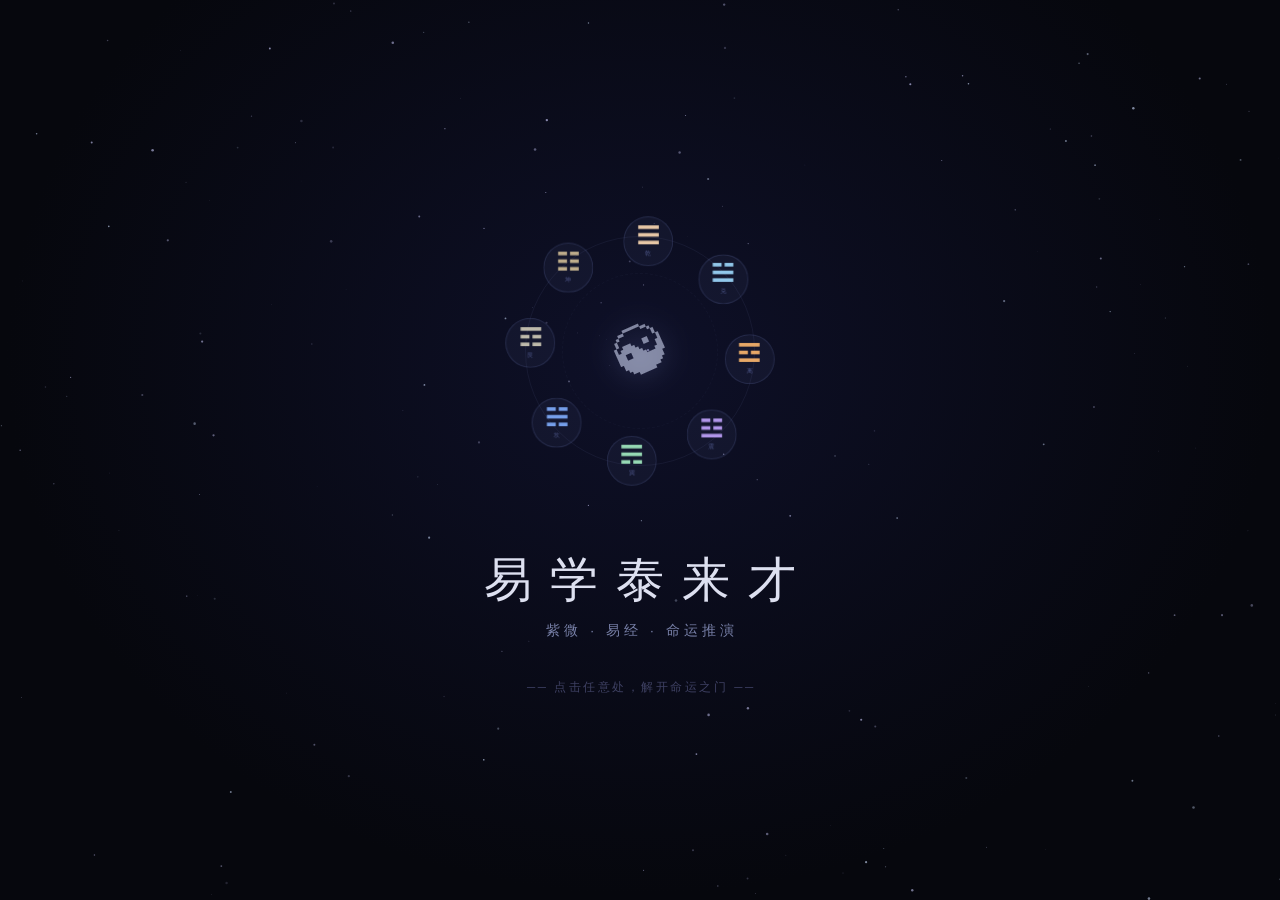
<file: 01-intro-screen/demo.html>
<!DOCTYPE html>
<html lang="zh-CN">
<head>
<script async src="https://pagead2.googlesyndication.com/pagead/js/adsbygoogle.js?client=ca-pub-4570175676017011"
     crossorigin="anonymous"></script>
<meta charset="UTF-8">
<meta name="viewport" content="width=device-width, initial-scale=1.0">
<title>01 · 八卦开场动画 Demo</title>
<style>
*{box-sizing:border-box;margin:0;padding:0}
:root{
  --bg:#09090f;--t1:#dde0f0;--t2:#7880a8;--t3:#3e4062;
  --accent:#9aabff;--b1:rgba(180,190,240,.07);--b2:rgba(180,190,240,.14);
}
body{background:var(--bg);color:var(--t1);font-family:-apple-system,"Helvetica Neue","PingFang SC","Hiragino Sans GB",sans-serif;min-height:100vh;overflow:hidden}

/* ── INTRO ── */
#intro{
  position:fixed;inset:0;z-index:9999;
  display:flex;flex-direction:column;align-items:center;justify-content:center;
  background:radial-gradient(ellipse at 50% 40%,#0e1028 0%,#06070d 70%);
  cursor:pointer;user-select:none;
  transition:opacity .9s cubic-bezier(.4,0,.2,1),transform .9s cubic-bezier(.4,0,.2,1);
}
#intro.done{opacity:0;pointer-events:none;transform:scale(1.06)}
#star-canvas{position:absolute;inset:0;pointer-events:none}

#bagua-ring{position:relative;width:290px;height:290px;margin-bottom:52px;flex-shrink:0}
#ring-track{
  position:absolute;left:50%;top:50%;width:230px;height:230px;margin:-115px;
  border-radius:50%;border:1px solid rgba(160,170,230,.07);pointer-events:none;
}
#ring-track::before{
  content:'';position:absolute;inset:36px;border-radius:50%;
  border:1px dashed rgba(160,170,230,.04);
}
.gua-node{
  position:absolute;left:50%;top:50%;width:50px;height:50px;margin:-25px;
  border-radius:50%;display:flex;flex-direction:column;align-items:center;justify-content:center;
  background:rgba(154,171,255,.05);border:1px solid rgba(154,171,255,.15);
  will-change:transform;transition:box-shadow .3s,border-color .3s;
}
.gua-node .gsym{font-size:1.45rem;line-height:1;color:rgba(200,210,255,.8)}
.gua-node .gname{font-size:.38rem;color:rgba(154,171,255,.45);margin-top:1px;letter-spacing:.05em}
.gua-node.lit{border-color:rgba(154,171,255,.5);box-shadow:0 0 18px rgba(154,171,255,.35)}
.gua-node.lit .gsym{color:rgba(200,210,255,1)}

#ring-center{
  position:absolute;left:50%;top:50%;width:72px;height:72px;margin:-36px;
  display:flex;align-items:center;justify-content:center;
}
#taichi{
  font-size:3rem;color:rgba(220,228,255,.55);display:inline-block;
  filter:drop-shadow(0 0 14px rgba(154,171,255,.35));
  transition:filter .4s,font-size .4s,opacity .5s;will-change:transform;
}
#intro.spin #taichi{filter:drop-shadow(0 0 28px rgba(154,171,255,.8))}

#intro-text{text-align:center}
#intro-logo{font-size:3rem;font-weight:200;letter-spacing:.38em;color:var(--t1);margin-bottom:10px;text-indent:.38em}
#intro-sub{font-size:.85rem;letter-spacing:.3em;color:var(--t2);margin-bottom:40px;text-indent:.3em}
#unlock-hint{font-size:.72rem;letter-spacing:.22em;color:var(--t3);animation:hint-blink 2.2s ease-in-out infinite;text-indent:.22em}
@keyframes hint-blink{0%,100%{opacity:.3}50%{opacity:.9}}

/* ── MAIN APP (shown after unlock) ── */
#app{
  opacity:0;transition:opacity .9s ease .15s;
  display:flex;align-items:center;justify-content:center;
  min-height:100vh;flex-direction:column;gap:16px;
  padding:40px 20px;text-align:center;
}
#app.visible{opacity:1}
#app h2{font-size:1.6rem;font-weight:200;letter-spacing:.3em;color:var(--t1)}
#app p{font-size:.9rem;color:var(--t2);letter-spacing:.1em}
.demo-note{
  margin-top:24px;padding:16px 24px;
  background:rgba(154,171,255,.05);border:1px solid var(--b1);border-radius:12px;
  font-size:.82rem;color:var(--t3);max-width:420px;line-height:1.8;
}
</style>
</head>
<body>

<div id="intro" onclick="startUnlock()">
  <canvas id="star-canvas"></canvas>
  <div id="bagua-ring">
    <div id="ring-track"></div>
    <div class="gua-node"><span class="gsym">☰</span><span class="gname">乾</span></div>
    <div class="gua-node"><span class="gsym">☱</span><span class="gname">兑</span></div>
    <div class="gua-node"><span class="gsym">☲</span><span class="gname">离</span></div>
    <div class="gua-node"><span class="gsym">☳</span><span class="gname">震</span></div>
    <div class="gua-node"><span class="gsym">☴</span><span class="gname">巽</span></div>
    <div class="gua-node"><span class="gsym">☵</span><span class="gname">坎</span></div>
    <div class="gua-node"><span class="gsym">☶</span><span class="gname">艮</span></div>
    <div class="gua-node"><span class="gsym">☷</span><span class="gname">坤</span></div>
    <div id="ring-center"><span id="taichi">☯</span></div>
  </div>
  <div id="intro-text">
    <div id="intro-logo">易学泰来才</div>
    <div id="intro-sub">紫微 · 易经 · 命运推演</div>
    <div id="unlock-hint">── 点击任意处，解开命运之门 ──</div>
  </div>
</div>

<div id="app">
  <h2>✦ 主界面</h2>
  <p>开场动画解锁后，此处显示你的内容</p>
  <div class="demo-note">
    这是 <strong>01-intro-screen</strong> 的独立演示。<br>
    将 <code>#app</code> 内的内容替换为你自己的主界面即可。<br>
    详见 <code>README.md</code>。
  </div>
</div>

<script>
/* ══ INTRO ANIMATION ══ */
(function(){
  const canvas = document.getElementById('star-canvas');
  function resizeCanvas(){
    canvas.width = window.innerWidth;
    canvas.height = window.innerHeight;
    const ctx = canvas.getContext('2d');
    ctx.clearRect(0,0,canvas.width,canvas.height);
    for(let i=0;i<180;i++){
      const x = Math.random()*canvas.width;
      const y = Math.random()*canvas.height;
      const r = Math.random()*1.1+0.2;
      const a = Math.random()*0.55+0.15;
      const hue = Math.random()>0.7 ? 220 : 240;
      ctx.beginPath();
      ctx.arc(x,y,r,0,Math.PI*2);
      ctx.fillStyle = `hsla(${hue},60%,85%,${a})`;
      ctx.fill();
    }
  }
  resizeCanvas();
  window.addEventListener('resize',resizeCanvas);

  const nodes = document.querySelectorAll('.gua-node');
  const taichi = document.getElementById('taichi');
  let angle = -90, speed = 0.07, running = true, unlocking = false;
  let litIdx = 0, litTimer = 0;

  const symColors = [
    'rgba(255,220,180,.9)','rgba(160,220,255,.9)','rgba(255,185,110,.9)',
    'rgba(195,165,255,.9)','rgba(165,240,195,.9)','rgba(130,175,255,.9)',
    'rgba(210,205,185,.9)','rgba(210,190,150,.9)',
  ];
  nodes.forEach((n,i)=>{ n.querySelector('.gsym').style.color = symColors[i]; });

  function getR(){ return window.innerWidth < 480 ? 88 : 110; }

  function tick(){
    if(!running) return;
    angle += speed;
    const r = getR();
    nodes.forEach((n,i)=>{
      const a = (angle + i*45) * Math.PI/180;
      n.style.transform = `translate(${Math.cos(a)*r}px,${Math.sin(a)*r}px)`;
    });
    taichi.style.transform = `rotate(${angle*0.28}deg)`;
    litTimer++;
    if(litTimer > 70){
      nodes[litIdx%8].classList.remove('lit');
      litIdx++;
      nodes[litIdx%8].classList.add('lit');
      litTimer = 0;
    }
    requestAnimationFrame(tick);
  }
  tick();

  window.startUnlock = function(){
    if(unlocking) return;
    unlocking = true;
    const intro = document.getElementById('intro');
    intro.classList.add('spin');
    nodes.forEach(n=>n.classList.add('lit'));
    let step = 0;
    const accel = setInterval(()=>{
      step++;
      speed = 0.07 + step * 0.32;
      if(step >= 9){
        clearInterval(accel);
        running = false;
        nodes.forEach((n,i)=>{
          const a = (angle + i*45) * Math.PI/180;
          const far = getR()*3;
          n.style.transition = 'transform .5s cubic-bezier(.4,0,1,1), opacity .4s .1s';
          n.style.transform = `translate(${Math.cos(a)*far}px,${Math.sin(a)*far}px) scale(0)`;
          n.style.opacity = '0';
        });
        taichi.style.transition = 'font-size .4s ease-in, opacity .5s .15s';
        taichi.style.fontSize = '7rem';
        taichi.style.opacity = '0';
        setTimeout(()=>{
          intro.classList.add('done');
          document.getElementById('app').classList.add('visible');
        }, 550);
      }
    }, 45);
  };
})();
</script>
</body>
</html>
</file>
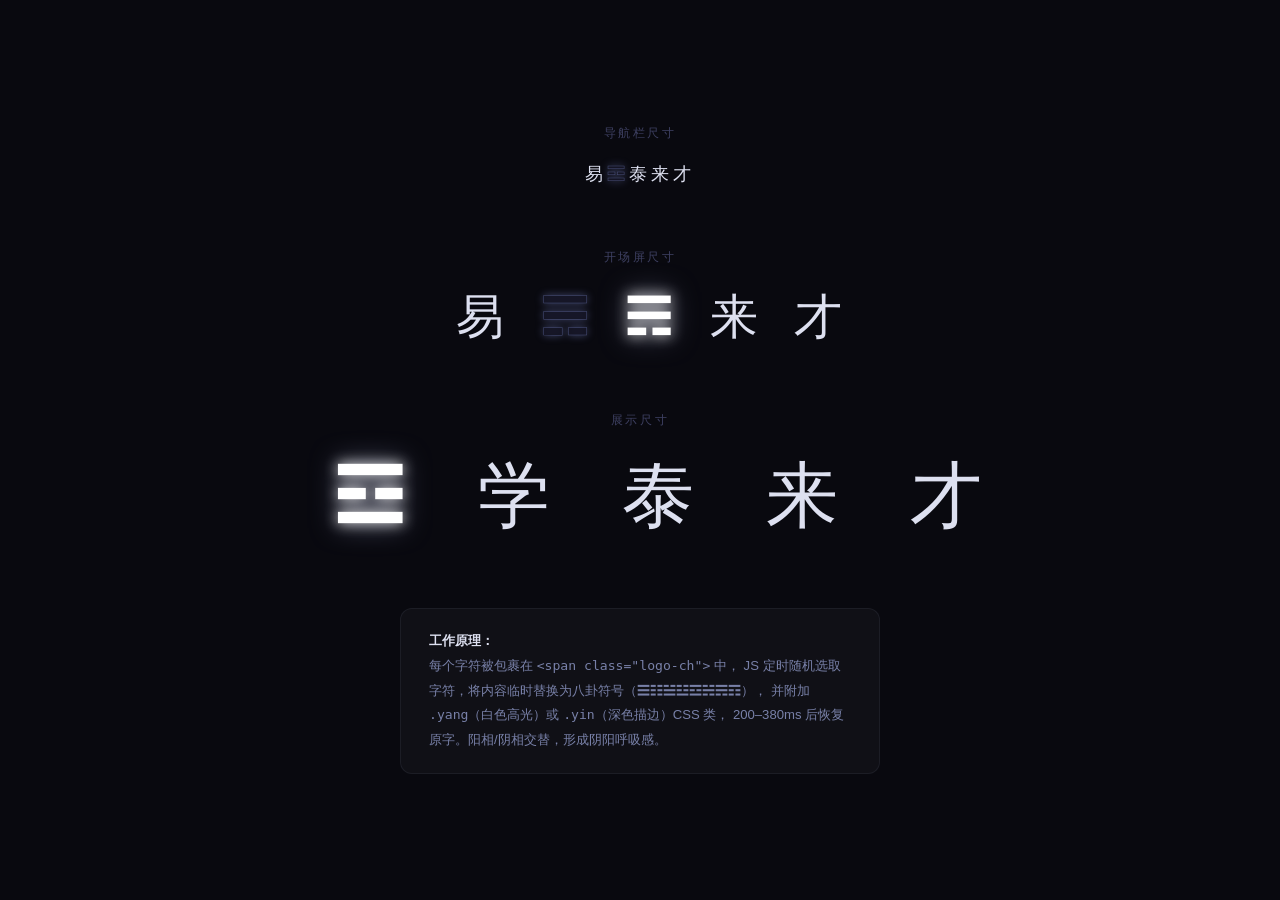
<file: 03-bagua-logo/demo.html>
<!DOCTYPE html>
<html lang="zh-CN">
<head>
<script async src="https://pagead2.googlesyndication.com/pagead/js/adsbygoogle.js?client=ca-pub-4570175676017011"
     crossorigin="anonymous"></script>
<meta charset="UTF-8">
<meta name="viewport" content="width=device-width, initial-scale=1.0">
<title>03 · Logo 八卦动画 Demo</title>
<style>
*{box-sizing:border-box;margin:0;padding:0}
body{
  background:#09090f;color:#dde0f0;
  font-family:-apple-system,"Helvetica Neue","PingFang SC","Hiragino Sans GB",sans-serif;
  min-height:100vh;display:flex;flex-direction:column;align-items:center;justify-content:center;gap:64px;
}

/* ── Logo char animation ── */
.logo-ch{display:inline-block;transition:color .12s,text-shadow .12s}
.logo-ch.yang{color:#fff;text-shadow:0 0 14px rgba(255,255,255,.9),0 0 28px rgba(200,210,255,.5)}
.logo-ch.yin{color:rgba(20,20,35,.9);text-shadow:0 0 8px rgba(154,171,255,.4);-webkit-text-stroke:.5px rgba(154,171,255,.4)}

/* ── Demo layouts ── */
.section{text-align:center}
.label{font-size:.72rem;letter-spacing:.22em;color:#3e4062;margin-bottom:20px}

/* Header style */
.logo-header{
  font-size:1.15rem;font-weight:400;letter-spacing:.22em;color:#dde0f0;
  text-decoration:none;
}

/* Hero style */
.logo-hero{
  font-size:3rem;font-weight:200;letter-spacing:.38em;color:#dde0f0;
  text-indent:.38em;
}

/* Large style */
.logo-large{
  font-size:4.5rem;font-weight:100;letter-spacing:.5em;color:#dde0f0;
  text-indent:.5em;
}

/* Info card */
.info{
  background:rgba(255,255,255,.03);border:1px solid rgba(180,190,240,.07);
  border-radius:12px;padding:20px 28px;max-width:480px;
  font-size:.82rem;color:#7880a8;line-height:1.9;text-align:left;
}
.info strong{color:#dde0f0}
</style>
</head>
<body>

<div class="section">
  <div class="label">导航栏尺寸</div>
  <a class="logo-header" id="logo-header" href="#">易学泰来才</a>
</div>

<div class="section">
  <div class="label">开场屏尺寸</div>
  <div class="logo-hero" id="logo-hero">易学泰来才</div>
</div>

<div class="section">
  <div class="label">展示尺寸</div>
  <div class="logo-large" id="logo-large">易学泰来才</div>
</div>

<div class="info">
  <strong>工作原理：</strong><br>
  每个字符被包裹在 <code>&lt;span class="logo-ch"&gt;</code> 中，
  JS 定时随机选取字符，将内容临时替换为八卦符号（☰☷☱☳☲☵☴☶），
  并附加 <code>.yang</code>（白色高光）或 <code>.yin</code>（深色描边）CSS 类，
  200–380ms 后恢复原字。阳相/阴相交替，形成阴阳呼吸感。
</div>

<script>
(function(){
  const BAGUA = ['☰','☷','☱','☳','☲','☵','☴','☶'];
  const TEXT  = '易学泰来才';
  let yangPhase = true;

  function initLogo(el, delayStep){
    el.innerHTML = TEXT.split('').map((ch,i)=>
      `<span class="logo-ch" data-ch="${ch}" style="transition-delay:${i*delayStep}ms">${ch}</span>`
    ).join('');
  }

  function flash(el, dur1, dur2){
    const spans = el.querySelectorAll('.logo-ch');
    if(!spans.length) return;
    const sp  = spans[Math.floor(Math.random()*spans.length)];
    const sym = BAGUA[Math.floor(Math.random()*8)];
    const phase = yangPhase ? 'yang' : 'yin';
    yangPhase = !yangPhase;
    sp.textContent = sym;
    sp.classList.add(phase);
    setTimeout(()=>{ sp.textContent=sp.dataset.ch; sp.classList.remove('yang','yin'); },
      dur1 + Math.random()*dur2);
  }

  const header = document.getElementById('logo-header');
  const hero   = document.getElementById('logo-hero');
  const large  = document.getElementById('logo-large');

  initLogo(header, 18);
  initLogo(hero,   20);
  initLogo(large,  25);

  // Header: slow, 1 char
  setInterval(()=>{
    const n = Math.random()<.35 ? 2 : 1;
    for(let i=0;i<n;i++) setTimeout(()=>flash(header,200,180),i*140);
  }, 900 + Math.random()*400);

  // Hero: medium, 1-2 chars
  setInterval(()=>{
    const n = 1+Math.floor(Math.random()*2);
    for(let i=0;i<n;i++) setTimeout(()=>flash(hero,250,150),i*100);
  }, 500 + Math.random()*300);

  // Large: fast, 1-3 chars
  setInterval(()=>{
    const n = 1+Math.floor(Math.random()*3);
    for(let i=0;i<n;i++) setTimeout(()=>flash(large,180,120),i*80);
  }, 400 + Math.random()*200);

})();
</script>
</body>
</html>
</file>
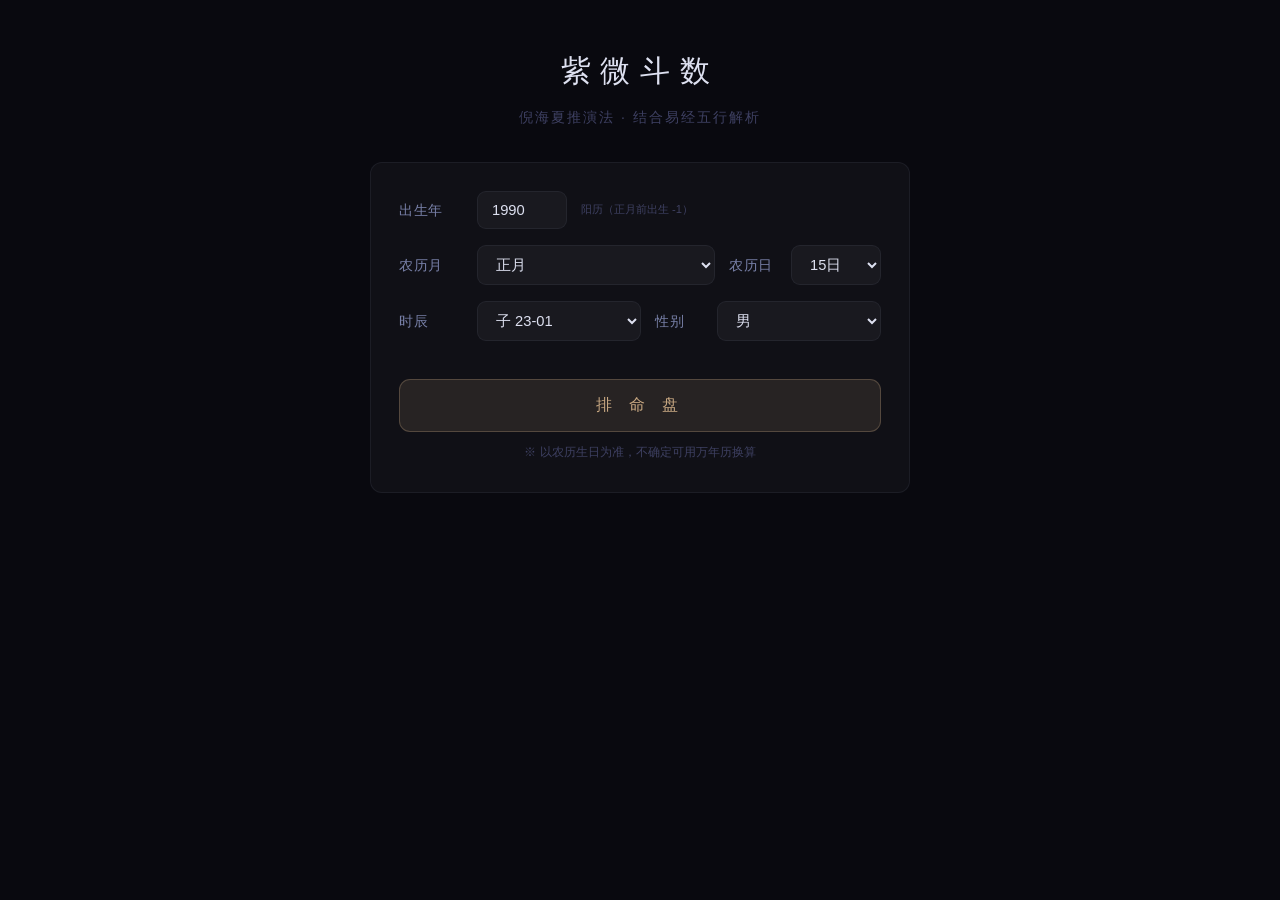
<file: 04-ziwei-chart/demo.html>
<!DOCTYPE html>
<html lang="zh-CN">
<head>
<script async src="https://pagead2.googlesyndication.com/pagead/js/adsbygoogle.js?client=ca-pub-4570175676017011"
     crossorigin="anonymous"></script>
<meta charset="UTF-8">
<meta name="viewport" content="width=device-width, initial-scale=1.0">
<title>04 · 紫微斗数命盘 Demo</title>
<style>
*{box-sizing:border-box;margin:0;padding:0}
:root{
  --bg:#09090f;--s1:rgba(255,255,255,.03);--s2:rgba(255,255,255,.06);
  --b1:rgba(180,190,240,.07);--b2:rgba(180,190,240,.14);
  --t1:#dde0f0;--t2:#7880a8;--t3:#3e4062;
  --accent:#9aabff;--accentd:rgba(154,171,255,.12);
  --gold:#c8a882;--goldd:rgba(200,168,130,.12);--r:12px;
}
body{background:var(--bg);color:var(--t1);
  font-family:-apple-system,"Helvetica Neue","PingFang SC","Hiragino Sans GB",sans-serif;
  min-height:100vh;line-height:1.75;overflow-x:hidden;font-size:16px}
.wrap{max-width:900px;margin:0 auto;padding:44px 24px}
.form-title{text-align:center;margin-bottom:32px}
.form-title h1{font-size:1.9rem;font-weight:200;letter-spacing:.32em;color:var(--t1);margin-bottom:8px}
.form-title p{font-size:.88rem;color:var(--t3);letter-spacing:.14em}
.card{background:var(--s1);border:1px solid var(--b1);border-radius:var(--r);padding:28px;max-width:540px;margin:0 auto 40px}
.form-row{display:flex;align-items:center;gap:14px;margin-bottom:16px}
.form-row label{flex:0 0 64px;font-size:.88rem;color:var(--t2);letter-spacing:.05em}
.form-row select,.form-row input{
  flex:1;background:rgba(255,255,255,.04);color:var(--t1);
  border:1px solid var(--b1);border-radius:9px;padding:10px 14px;
  font-family:inherit;font-size:.92rem;outline:none;transition:border-color .2s;min-width:70px}
.form-row select:focus,.form-row input:focus{border-color:var(--accent)}
.form-row select option{background:#0e0f1e}
.gen-btn{width:100%;margin-top:22px;padding:15px;background:var(--goldd);color:var(--gold);
  border:1px solid rgba(200,168,130,.28);border-radius:11px;font-size:1rem;letter-spacing:.4em;
  cursor:pointer;font-family:inherit;transition:all .22s}
.gen-btn:hover{background:rgba(200,168,130,.22);border-color:rgba(200,168,130,.5);box-shadow:0 4px 28px rgba(200,168,130,.14)}
.form-note{text-align:center;font-size:.78rem;color:var(--t3);margin-top:10px}
#chart-wrap{display:none;margin-bottom:24px}
.chart-title{text-align:center;font-size:.9rem;color:var(--t2);margin-bottom:16px;letter-spacing:.16em}
.chart{display:grid;grid-template-columns:repeat(4,1fr);grid-template-rows:repeat(4,auto);
  gap:3px;background:rgba(154,171,255,.04);border:1px solid var(--b1);border-radius:var(--r);padding:3px}
.cell{background:rgba(9,9,15,.85);border:1px solid var(--b1);border-radius:8px;padding:9px;
  min-height:118px;position:relative;overflow:hidden;cursor:pointer;transition:border-color .15s,background .15s}
.cell:hover{border-color:var(--b2);background:var(--s1)}
.cell.ming{border-color:rgba(200,168,130,.38);background:rgba(200,168,130,.03)}
.cell-center{grid-column:2/4;grid-row:2/4;background:rgba(7,7,14,.92);border:1px solid var(--b1);
  border-radius:8px;display:flex;flex-direction:column;align-items:center;justify-content:center;padding:16px;text-align:center}
.pname{font-size:.74rem;color:var(--t3);display:block}.pname.ml{color:var(--gold);font-weight:500}
.gz{font-size:.7rem;color:var(--t3);float:right}
.shen-mk{position:absolute;top:4px;right:24px;font-size:.66rem;color:rgba(140,190,140,.6)}
.stars{margin-top:5px;line-height:1.7}
.s{display:inline-block;font-size:.84rem;color:var(--gold);white-space:nowrap}
.s.zw{color:#c084fc}.s.tf{color:#88b8e8}.s.ax{color:var(--t3);font-size:.66rem}
.hua{display:inline-block;font-size:.58rem;padding:1px 4px;border-radius:3px;margin:1px;vertical-align:top}
.hl{background:rgba(80,180,80,.1);color:#70cc70;border:1px solid rgba(80,180,80,.2)}
.hq{background:rgba(180,140,60,.1);color:#c89840;border:1px solid rgba(180,140,60,.2)}
.hk{background:rgba(80,130,210,.1);color:#7298e0;border:1px solid rgba(80,130,210,.2)}
.hj{background:rgba(210,70,70,.1);color:#d87070;border:1px solid rgba(210,70,70,.2)}
.dx{position:absolute;bottom:4px;right:5px;font-size:.64rem;color:var(--t3)}
.cn{font-size:1rem;letter-spacing:.1em;color:var(--t1);margin-bottom:10px}
.cr{font-size:.78rem;color:var(--t2);margin:3px 0}.cr span{color:var(--gold)}
.jb{display:inline-block;margin-top:10px;padding:3px 14px;border-radius:12px;font-size:.76rem;border:1px solid}
.jb.j2{border-color:rgba(80,140,220,.35);color:#7898d8}.jb.j3{border-color:rgba(80,170,80,.35);color:#70c070}
.jb.j4{border-color:rgba(190,150,70,.35);color:#c8a050}.jb.j5{border-color:rgba(170,130,70,.35);color:#b89050}
.jb.j6{border-color:rgba(210,90,70,.35);color:#d07860}
#interp{display:none;max-width:760px;margin:0 auto}
.isec{background:var(--s1);border:1px solid var(--b1);border-radius:var(--r);padding:24px;margin-bottom:14px}
.isec h3{font-size:.95rem;color:var(--t1);letter-spacing:.12em;margin-bottom:18px;padding-bottom:12px;border-bottom:1px solid var(--b1);font-weight:400}
.igrid{display:grid;grid-template-columns:1fr 1fr;gap:12px}
@media(max-width:520px){.igrid{grid-template-columns:1fr}}
.iitem{background:rgba(255,255,255,.02);border:1px solid var(--b1);border-radius:10px;padding:16px}
.iitem h4{font-size:.86rem;color:var(--gold);margin-bottom:8px;font-weight:400}
.iitem p{font-size:.84rem;color:var(--t2);line-height:1.82}
.ybox{background:rgba(154,171,255,.04);border:1px solid var(--b1);border-radius:8px;padding:12px;margin-top:10px;display:flex;align-items:flex-start;gap:10px}
.ybox .yg{font-size:1.6rem;flex-shrink:0;line-height:1.2}
.ybox .yt{font-size:.84rem;color:rgba(154,171,255,.72);line-height:1.78}
.qt{font-size:.82rem;color:var(--t3);border-left:2px solid var(--b2);padding-left:10px;margin-top:9px;font-style:italic}
.overlay{display:none;position:fixed;inset:0;background:rgba(0,0,0,.65);backdrop-filter:blur(5px);z-index:99}
#popup{display:none;position:fixed;top:50%;left:50%;transform:translate(-50%,-50%);background:#0e0f1e;
  border:1px solid var(--b2);border-radius:18px;padding:28px;max-width:420px;width:92%;z-index:100;max-height:84vh;overflow-y:auto}
#popup h3{color:var(--t1);margin-bottom:14px;font-size:1rem;font-weight:400;letter-spacing:.08em}
#popup p{font-size:.88rem;color:var(--t2);line-height:1.82;margin-bottom:10px}
.xbtn{float:right;cursor:pointer;color:var(--t3);font-size:1.15rem;line-height:1;transition:color .2s}
.xbtn:hover{color:var(--t2)}
</style>
</head>
<body>
<div class="wrap">
<div class="form-title">
  <h1>紫微斗数</h1>
  <p>倪海夏推演法 · 结合易经五行解析</p>
</div>
<div class="card">
  <div class="form-row">
    <label>出生年</label>
    <input type="number" id="year" value="1990" min="1900" max="2030" style="max-width:90px">
    <span style="font-size:.7rem;color:var(--t3)">阳历（正月前出生 -1）</span>
  </div>
  <div class="form-row">
    <label>农历月</label>
    <select id="month">
      <option value="1">正月</option><option value="2">二月</option><option value="3">三月</option>
      <option value="4">四月</option><option value="5">五月</option><option value="6">六月</option>
      <option value="7">七月</option><option value="8">八月</option><option value="9">九月</option>
      <option value="10">十月</option><option value="11">十一月</option><option value="12">十二月</option>
    </select>
    <label style="flex:0 0 48px">农历日</label>
    <select id="day" style="max-width:90px"></select>
  </div>
  <div class="form-row">
    <label>时辰</label>
    <select id="hour">
      <option value="0">子 23-01</option><option value="1">丑 01-03</option>
      <option value="2">寅 03-05</option><option value="3">卯 05-07</option>
      <option value="4">辰 07-09</option><option value="5">巳 09-11</option>
      <option value="6">午 11-13</option><option value="7">未 13-15</option>
      <option value="8">申 15-17</option><option value="9">酉 17-19</option>
      <option value="10">戌 19-21</option><option value="11">亥 21-23</option>
    </select>
    <label style="flex:0 0 48px">性别</label>
    <select id="gender"><option value="m">男</option><option value="f">女</option></select>
  </div>
  <button class="gen-btn" onclick="generate()">排 命 盘</button>
  <p class="form-note">※ 以农历生日为准，不确定可用万年历换算</p>
</div>

<div id="chart-wrap">
  <div class="chart-title" id="chart-title"></div>
  <div class="chart" id="chart"></div>
</div>
<div id="interp">
  <div class="isec"><h3>命宫解析 · 倪海夏论命法</h3><div id="ming-interp"></div></div>
  <div class="isec"><h3>三方四正 · 财官迁命</h3><div class="igrid" id="sanfang-interp"></div></div>
  <div class="isec"><h3>四化所在 · 命运着力点</h3><div class="igrid" id="sihua-interp"></div></div>
  <div class="isec"><h3>易经启示 · 五行卦象</h3><div id="yijing-interp"></div></div>
</div>
</div>

<div class="overlay" id="overlay" onclick="closePopup()"></div>
<div id="popup">
  <span class="xbtn" onclick="closePopup()">✕</span>
  <h3 id="popup-title"></h3>
  <div id="popup-content"></div>
</div>

<script>
const dayS=document.getElementById('day');
for(let i=1;i<=30;i++){const o=document.createElement('option');o.value=i;o.textContent=i+'日';dayS.appendChild(o);}
dayS.value=15;

const TG=['甲','乙','丙','丁','戊','己','庚','辛','壬','癸'];
const DZ=['子','丑','寅','卯','辰','巳','午','未','申','酉','戌','亥'];
const PN=['命宫','兄弟','夫妻','子女','财帛','疾厄','迁移','交友','官禄','田宅','福德','父母'];
const MS=['紫微','天机','太阳','武曲','天同','廉贞','天府','太阴','贪狼','巨门','天相','天梁','七杀','破军'];
const ZG=[0,1,2,3,4,5],TFG=[6,7,8,9,10,11,12,13];
function ygz(y){const o=(y-1984+600)%60;return{g:o%10,z:o%12};}
const NJ=[4,6,3,5,4,6,2,5,4,3,2,5,6,3,2,4,6,3,5,4,6,2,5,4,3,2,5,6,3,2];
function getNJ(g,z){for(let i=0;i<60;i++)if(i%10===g&&i%12===z)return NJ[Math.floor(i/2)];return 3;}
function pg(yg,pz){return((yg%5)*2+2+pz-2+120)%10;}
function mg(m,h){return(1+m-h+120)%12;}
function sg(yz,h){return(yz+h)%12;}
function zwp(d,j){return(j-d+360)%12;}
function tfp(zw){return(1-zw+12)%12;}
function msp(d,j){
  const zw=zwp(d,j),tf=tfp(zw);
  return[zw,(zw-1+12)%12,(zw-3+12)%12,(zw-4+12)%12,(zw-5+12)%12,(zw-8+12)%12,
    tf,(tf+1)%12,(tf+2)%12,(tf+3)%12,(tf+4)%12,(tf+5)%12,(tf+6)%12,(tf+10)%12];
}
function aux(yg,yz,m){
  const ky=[[1,7],[0,8],[11,9],[11,9],[1,7],[0,8],[1,7],[6,2],[3,5],[3,5]];
  const[k,y]=ky[yg];
  return{k,y,c:(10-yz+12)%12,q:(4-yz+12)%12,z:(3+m)%12,r:(23-m)%12,l:[2,3,5,6,5,6,8,9,11,0][yg]};
}
const SH=[[5,13,3,2],[1,11,0,7],[4,1,99,5],[7,4,1,9],[8,7,99,1],[3,8,11,99],[2,3,7,4],[9,2,99,99],[11,0,99,3],[13,9,7,8]];
const HN=['化禄','化权','化科','化忌'];
const HC=['hl','hq','hk','hj'];

function generate(){
  const yr=parseInt(document.getElementById('year').value);
  const mo=parseInt(document.getElementById('month').value);
  const dy=parseInt(document.getElementById('day').value);
  const hr=parseInt(document.getElementById('hour').value);
  const gd=document.getElementById('gender').value;
  const{g:yg,z:yz}=ygz(yr);
  const mp=mg(mo,hr),sp=sg(yz,hr);
  const mgn=pg(yg,mp),j=getNJ(mgn,mp);
  const st=msp(dy,j),ax=aux(yg,yz,mo),sh=SH[yg];
  const isY=yg%2===0,isM=gd==='m';
  const fwd=(isY&&isM)||(!isY&&!isM);
  const cells=[];
  for(let p=0;p<12;p++){
    const pi=(p-mp+12)%12,pgn=pg(yg,p);
    const dxo=fwd?(p-mp+12)%12:(mp-p+12)%12,dxs=j+dxo*10;
    const msi=MS.map((_,i)=>i).filter(i=>st[i]===p);
    const axH=[];
    if(ax.k===p)axH.push({n:'天魁',c:'ax'});if(ax.y===p)axH.push({n:'天钺',c:'ax'});
    if(ax.c===p)axH.push({n:'文昌',c:'ax'});if(ax.q===p)axH.push({n:'文曲',c:'ax'});
    if(ax.z===p)axH.push({n:'左辅',c:'ax'});if(ax.r===p)axH.push({n:'右弼',c:'ax'});
    if(ax.l===p)axH.push({n:'禄存',c:'ax'});
    const hH=[];
    sh.forEach((si,hi)=>{if(si<14&&st[si]===p)hH.push({l:HN[hi],c:HC[hi],s:MS[si]});});
    cells.push({p,pi,pgn,msi,msn:msi.map(i=>MS[i]),axH,hH,dxs,im:p===mp,is:p===sp});
  }
  drawChart(cells,mp,sp,yr,mo,dy,hr,gd,yg,yz,j,fwd);
  drawInterp(cells,mp,yg,yz,j,st,sh);
  document.getElementById('chart-title').textContent=`${yr}年 农历${mo}月${dy}日 ${DZ[hr]}时 · ${gd==='m'?'男':'女'}命`;
  document.getElementById('chart-wrap').style.display='block';
  document.getElementById('interp').style.display='block';
  document.getElementById('chart-wrap').scrollIntoView({behavior:'smooth'});
}

function drawChart(cells,mp,sp,yr,mo,dy,hr,gd,yg,yz,j,fwd){
  const{g:yG,z:yZ}=ygz(yr);
  const ch=document.getElementById('chart');ch.innerHTML='';
  [5,6,7,8].forEach(p=>ch.appendChild(mkCell(cells[p])));
  ch.appendChild(mkCell(cells[4]));
  const cen=document.createElement('div');
  cen.className='cell-center';
  cen.innerHTML=`<div class="cn">${TG[yg]}${DZ[yz]}年命</div>
    <div class="cr">生年：<span>${TG[yG]}${DZ[yZ]}(${yr})</span></div>
    <div class="cr">命宫：<span>${TG[cells[mp].pgn]}${DZ[mp]}</span></div>
    <div class="cr">身宫：<span>${DZ[sp]}宫</span></div>
    <div class="cr">大限：<span>${fwd?'顺':'逆'}布 ${j}岁起</span></div>
    <div class="jb j${j}">${['','','水二局','木三局','金四局','土五局','火六局'][j]}</div>`;
  ch.appendChild(cen);ch.appendChild(mkCell(cells[9]));
  ch.appendChild(mkCell(cells[3]));ch.appendChild(mkCell(cells[10]));
  [2,1,0,11].forEach(p=>ch.appendChild(mkCell(cells[p])));
}

function mkCell(c){
  const d=document.createElement('div');
  d.className='cell'+(c.im?' ming':'');
  d.onclick=()=>showP(c);
  let h=`<span class="pname${c.im?' ml':''}">${PN[c.pi]}</span><span class="gz">${TG[c.pgn]}${DZ[c.p]}</span>`;
  if(c.is)h+=`<span class="shen-mk">身</span>`;
  h+='<div class="stars">';
  c.msi.forEach(i=>{h+=`<span class="s ${ZG.includes(i)?'zw':TFG.includes(i)?'tf':''}">${MS[i]}</span> `;});
  c.hH.forEach(h2=>{h+=`<span class="hua ${h2.c}">${h2.l}</span>`;});
  c.axH.forEach(a=>{h+=`<span class="s ax">${a.n}</span> `;});
  h+=`</div><span class="dx">${c.dxs}-${c.dxs+9}岁</span>`;
  d.innerHTML=h;return d;
}

const SI={
  '紫微':'帝星。有领导气质，自尊心强，贵气显露，善于统御，易有贵人相助。命宫坐紫微，倪师言：此人天生有架势，不甘居人下。',
  '天机':'益寿星。聪明机智，思维活跃，善谋略，但多变不定。倪师：天机动则灵，静则滞，要在动中求变。',
  '太阳':'官禄主。付出型人格，光明磊落，名声重于财。男命旺，女命主夫。',
  '武曲':'财星。意志坚定，行动力强，重实干，有财运，但性格刚克，感情略显孤独。',
  '天同':'福星。随和享乐，内心平和，喜安逸，有口福，但缺乏进取心。',
  '廉贞':'囚星才艺星。多才，性刚，感情复杂，是非多，若化禄可化险为夷。',
  '天府':'财库。稳重保守，积财能力强，有地位，处事圆融，主富不主贵。',
  '太阴':'富星田宅主。柔顺内敛，富有同情心，女命尤佳，财从暗处来。',
  '贪狼':'桃花星变化星。多才多艺，欲望强，社交好，善变，财来财去。',
  '巨门':'是非星。口才极佳，善思辨，疑心重，宜从事靠嘴吃饭的职业。',
  '天相':'印星。重情义，服务精神强，宜做幕僚辅佐，配合力强。',
  '天梁':'荫星。清高正直，有贵人缘，善救助他人，主长寿。',
  '七杀':'将星。魄力十足，行动果断，开创力强，但克己克人，孤独感重。',
  '破军':'耗星开创星。破旧立新，勇于改变，创业型人格，感情多变。'
};
const PT={
  '命宫':'命宫是一生人格底色与格局所在，看主星定基调，三方四正辅助判断。',
  '兄弟':'看手足情分，也看平辈朋友关系，及个人财库来源之一。',
  '夫妻':'看感情婚姻，也代表合伙关系。倪师：看夫妻宫要结合命宫一起看。',
  '子女':'看子嗣缘分，也看部属下属，以及自我创造力的表现。',
  '财帛':'看赚钱方式与财运起伏，是"来财"的象，并非存财。',
  '疾厄':'看身体健康体质，也看处事抗压能力，倪师极重视此宫。',
  '迁移':'看出外运，在外的人际与机遇，也代表人前的形象。',
  '交友':'看朋友、下属、合作伙伴的质量与关系。',
  '官禄':'看事业格局与职场运势，是发展的核心宫位之一。',
  '田宅':'看不动产、家庭环境，也代表内心安全感的来源。',
  '福德':'看内心享受、兴趣与精神生活，也代表前世因缘。',
  '父母':'看与长辈、上司的关系，也看文书印信的吉凶。'
};
const SG={
  '紫微':{g:'☰',n:'乾卦',m:'天行健，君子以自强不息。紫微坐命，格局如天，宜广纳百川，勿独断专行。'},
  '天机':{g:'☴',n:'巽卦',m:'随风渗透，顺势而入。天机命者善谋，审时度势，方能以柔克刚。'},
  '太阳':{g:'☲',n:'离卦',m:'明两作，离；大人以继明照四方。太阳命者如火，付出是天性，光明是使命。'},
  '武曲':{g:'☱',n:'兑卦',m:'兑为泽，君子以朋友讲习。武曲命者重实干，刚中有柔，财聚财散皆自然。'},
  '天同':{g:'☵',n:'坎卦',m:'习坎，有孚，维心亨。天同命者随遇而安，水善利万物而不争。'},
  '廉贞':{g:'☳',n:'震卦',m:'洊雷，震；君子以恐惧修省。廉贞命者刚烈多变，震动之后当反躬自省。'},
  '天府':{g:'☷',n:'坤卦',m:'地势坤，君子以厚德载物。天府命者如大地，稳固包容，积财蓄德。'},
  '太阴':{g:'☵',n:'坎卦',m:'水善利万物而不争。太阴命者柔顺内敛，财从暗处积，德从忍中来。'},
  '贪狼':{g:'☶',n:'艮卦',m:'兼山，艮；君子以思不出其位。贪狼命者欲望旺，知止而后有定。'},
  '巨门':{g:'☱',n:'兑卦',m:'说以先民，民忘其劳。巨门命者善言，宜以正道出口，避免口舌是非。'},
  '天相':{g:'☴',n:'巽卦',m:'重巽以申命，刚巽乎中正而志行。天相命者宜辅佐，顺势配合方得其用。'},
  '天梁':{g:'☶',n:'艮卦',m:'艮其背，不获其身。天梁命者厚重清高，止于所当止，乃真智慧。'},
  '七杀':{g:'☳',n:'震卦',m:'震来虩虩，笑言哑哑。七杀命者果断勇猛，震后须镇定，以魄力驾驭方向。'},
  '破军':{g:'☰',n:'乾卦',m:'潜龙勿用→见龙在田→飞龙在天。破军命者破旧立新，如龙之变化，勇于蜕变。'}
};
const JM={2:'水二局：命主聪慧灵动，宜从事需要应变能力的职业，早年较辛苦，逢水运发达。',3:'木三局：命主善生发，事业有规划性，贵人运好，中年以后格局渐显。',4:'金四局：命主坚毅务实，财运稳健，适合金融、建筑、制造业。',5:'土五局：命主厚重耐劳，稳打稳扎，房地产、农业、传统行业吉。',6:'火六局：命主热情进取，容易得名，事业起伏较大，须注意过于冒进。'};
const JN={2:'水二局',3:'木三局',4:'金四局',5:'土五局',6:'火六局'};

function showP(c){
  document.getElementById('popup-title').textContent=`${PN[c.pi]} · ${TG[c.pgn]}${DZ[c.p]}`;
  let h=`<p><strong>大限：</strong>${c.dxs}–${c.dxs+9}岁</p>`;
  if(c.msn.length>0){
    h+=`<p><strong>主星：</strong>${c.msn.join('、')}</p>`;
    c.msi.forEach(i=>{h+=`<p style="margin-left:8px;color:var(--gold)">▸ ${MS[i]}：${SI[MS[i]]||''}</p>`;});
  }else{h+=`<p style="color:var(--t3)">空宫 — 参看对宫${DZ[(c.p+6)%12]}宫。</p>`;}
  if(c.hH.length>0){h+=`<p><strong>四化：</strong>`;c.hH.forEach(x=>h+=`<span class="hua ${x.c}">${x.s}${x.l}</span> `);h+=`</p>`;}
  if(c.axH.length>0){h+=`<p><strong>辅星：</strong>${c.axH.map(a=>a.n).join('、')}</p>`;}
  h+=`<p style="margin-top:10px;padding-top:10px;border-top:1px solid var(--b1);font-size:.74rem;color:var(--t3)">${PT[PN[c.pi]]||''}</p>`;
  document.getElementById('popup-content').innerHTML=h;
  document.getElementById('popup').style.display='block';
  document.getElementById('overlay').style.display='block';
}
function closePopup(){document.getElementById('popup').style.display='none';document.getElementById('overlay').style.display='none';}

function drawInterp(cells,mp,yg,yz,j,st,sh){
  const mc=cells[mp],ms=mc.msn,ps=ms[0]||'空宫';
  let mh='';
  if(ms.length===0){
    const op=cells[(mp+6)%12];
    mh=`<div class="iitem"><h4>命宫空宫</h4><p>命宫无主星，参看对宫<strong>${DZ[(mp+6)%12]}宫</strong>：${op.msn.join('、')||'亦无星'}。倪师言：空宫不空，对宫飞化入则有影响。</p></div>`;
  }else{
    ms.forEach(s=>{
      const gua=SG[s];
      mh+=`<div class="iitem"><h4>${s}坐命</h4><p>${SI[s]||''}</p>`;
      if(gua)mh+=`<div class="ybox"><span class="yg">${gua.g}</span><span class="yt"><strong>${gua.n}</strong><br>${gua.m}</span></div>`;
      mh+=`</div>`;
    });
  }
  mh+=`<div class="iitem"><h4>${JN[j]}</h4><p>${JM[j]||''}</p></div>`;
  document.getElementById('ming-interp').innerHTML=`<div class="igrid">${mh}</div>`;
  const sfIdx=[0,4,8,6],sfN=['命宫','财帛','官禄','迁移'];
  let sfh='';
  sfIdx.forEach((o,i)=>{
    const c=cells[(mp+o)%12];
    sfh+=`<div class="iitem"><h4>${sfN[i]}（${DZ[(mp+o)%12]}宫）</h4><p>主星：${c.msn.length?c.msn.join('、'):'空宫'}<br>`;
    if(c.hH.length)sfh+=`四化：${c.hH.map(h=>`<span class="hua ${h.c}">${h.s}${h.l}</span>`).join('')}<br>`;
    sfh+=`<span style="font-size:.7rem;color:var(--t3)">${PT[PN[c.pi]]||''}</span></p></div>`;
  });
  document.getElementById('sanfang-interp').innerHTML=sfh;
  let shh='';
  sh.forEach((si,hi)=>{
    if(si>=14)return;
    const sp2=st[si],pi=(sp2-mp+12)%12,pn=PN[pi];
    shh+=`<div class="iitem"><h4>${MS[si]}${HN[hi]} · 入${pn}</h4>`;
    shh+=`<p>${MS[si]}落于${DZ[sp2]}宫（${pn}）。${hi===0?'禄在此处，顺畅有益，宜发力经营。':hi===1?'权在此处，有主导权，可担大任。':hi===2?'科在此处，声誉好，有贵人。':'忌在此处，执念所在，卡关多费心力。倪师：忌不是坏，是最在意的地方。'}</p>`;
    shh+=`<p class="qt">${PT[pn]||''}</p></div>`;
  });
  document.getElementById('sihua-interp').innerHTML=shh;
  const wx=['','','水','木','金','土','火'][j];
  const wm={水:'☵坎 — 柔顺处下，以不争而胜',木:'☴☳ — 生发向上，生机勃勃',金:'☰☱ — 刚决收敛，义利并重',土:'☷☶ — 厚重承载，稳中求进',火:'☲离 — 光明付出，文明化成'};
  let yh=`<div class="iitem"><h4>五行局 · 卦象</h4><p>${JN[j]}对应${wx}行。${wm[wx]||''}</p></div>`;
  const pg2=SG[ps];
  if(pg2)yh+=`<div class="iitem"><h4>${ps} · ${pg2.n}</h4><div class="ybox"><span class="yg">${pg2.g}</span><span class="yt">${pg2.m}</span></div></div>`;
  const ji=sh[3];
  if(ji<14){const jp=PN[(st[ji]-mp+12)%12];yh+=`<div class="iitem"><h4>化忌 · 易经启示</h4><p>${MS[ji]}化忌落于<strong>${jp}</strong>。</p><p class="qt">忌非凶，是"执"。${jp}是你最在意的地方，也是成长的突破口。坎卦曰：习坎，有孚，维心亨。身处险难，心正则通。</p></div>`;}
  document.getElementById('yijing-interp').innerHTML=`<div class="igrid">${yh}</div>`;
}
</script>
</body>
</html>
</file>
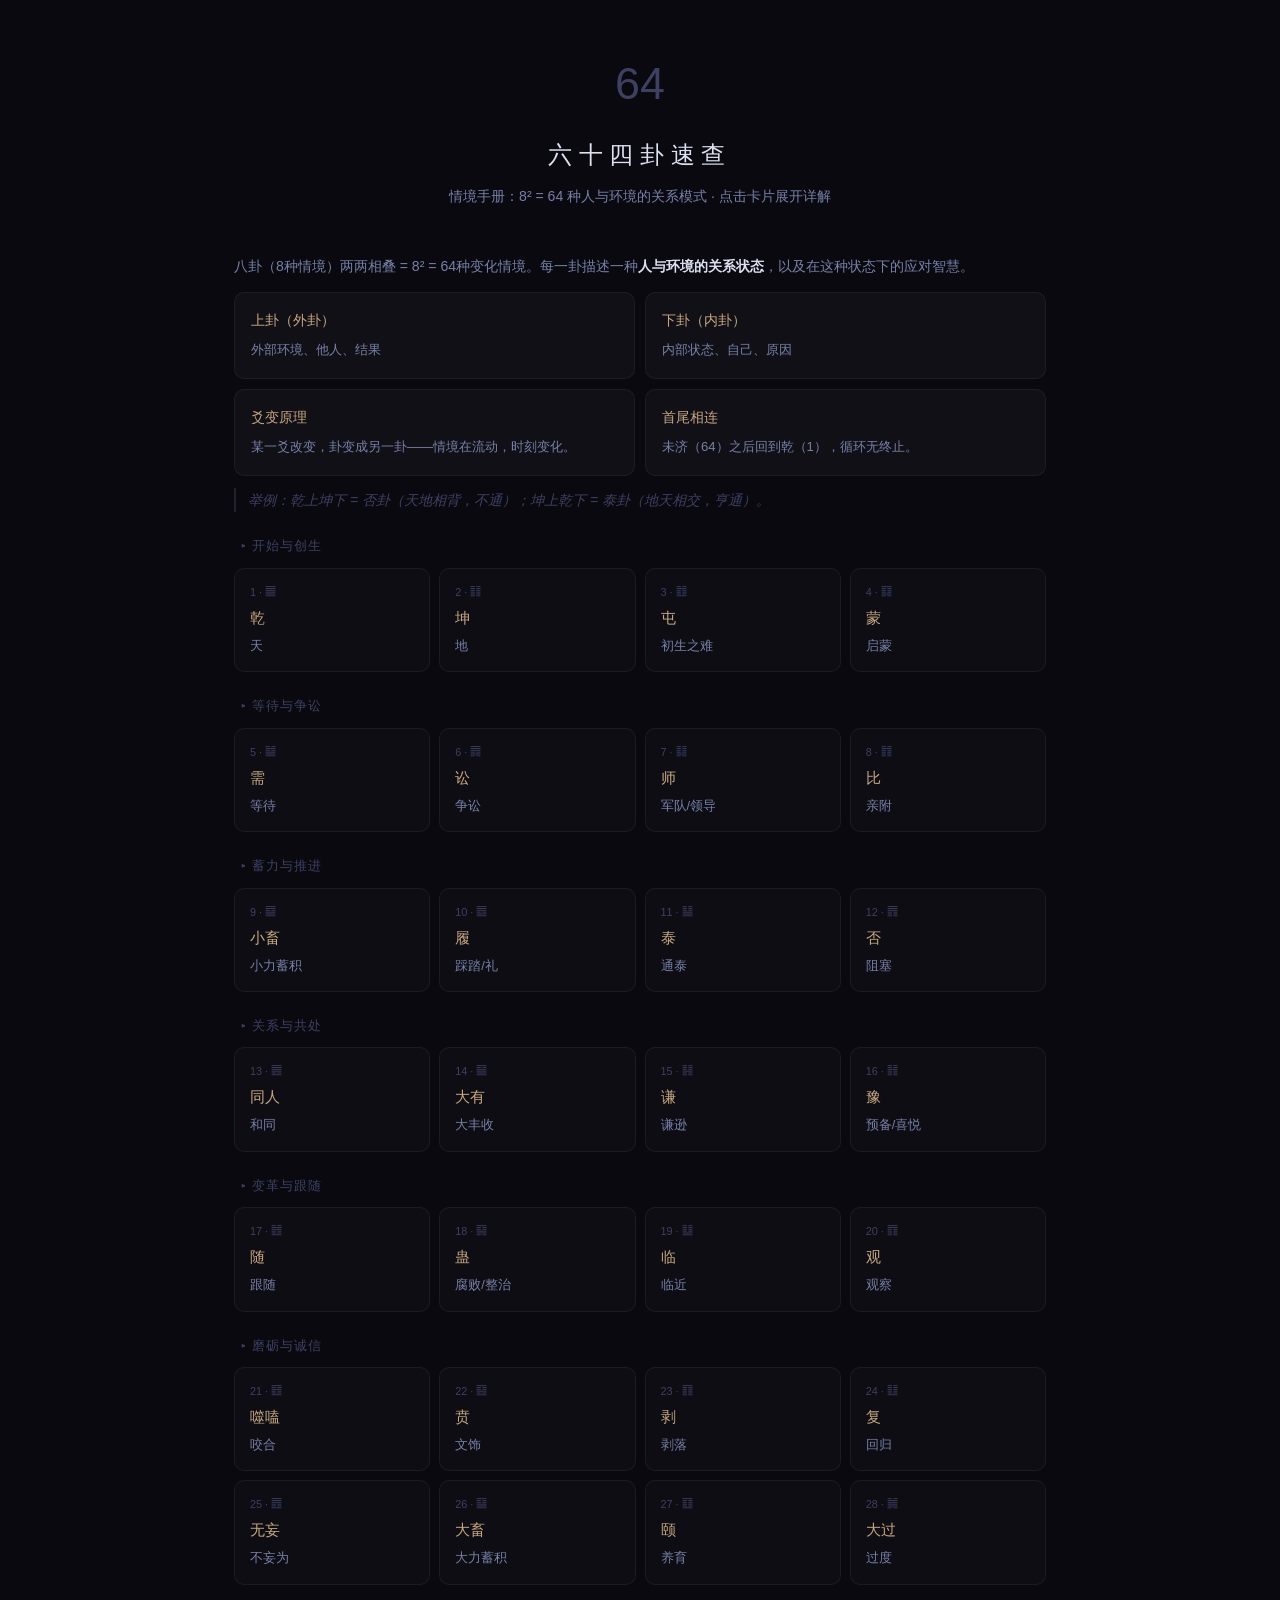
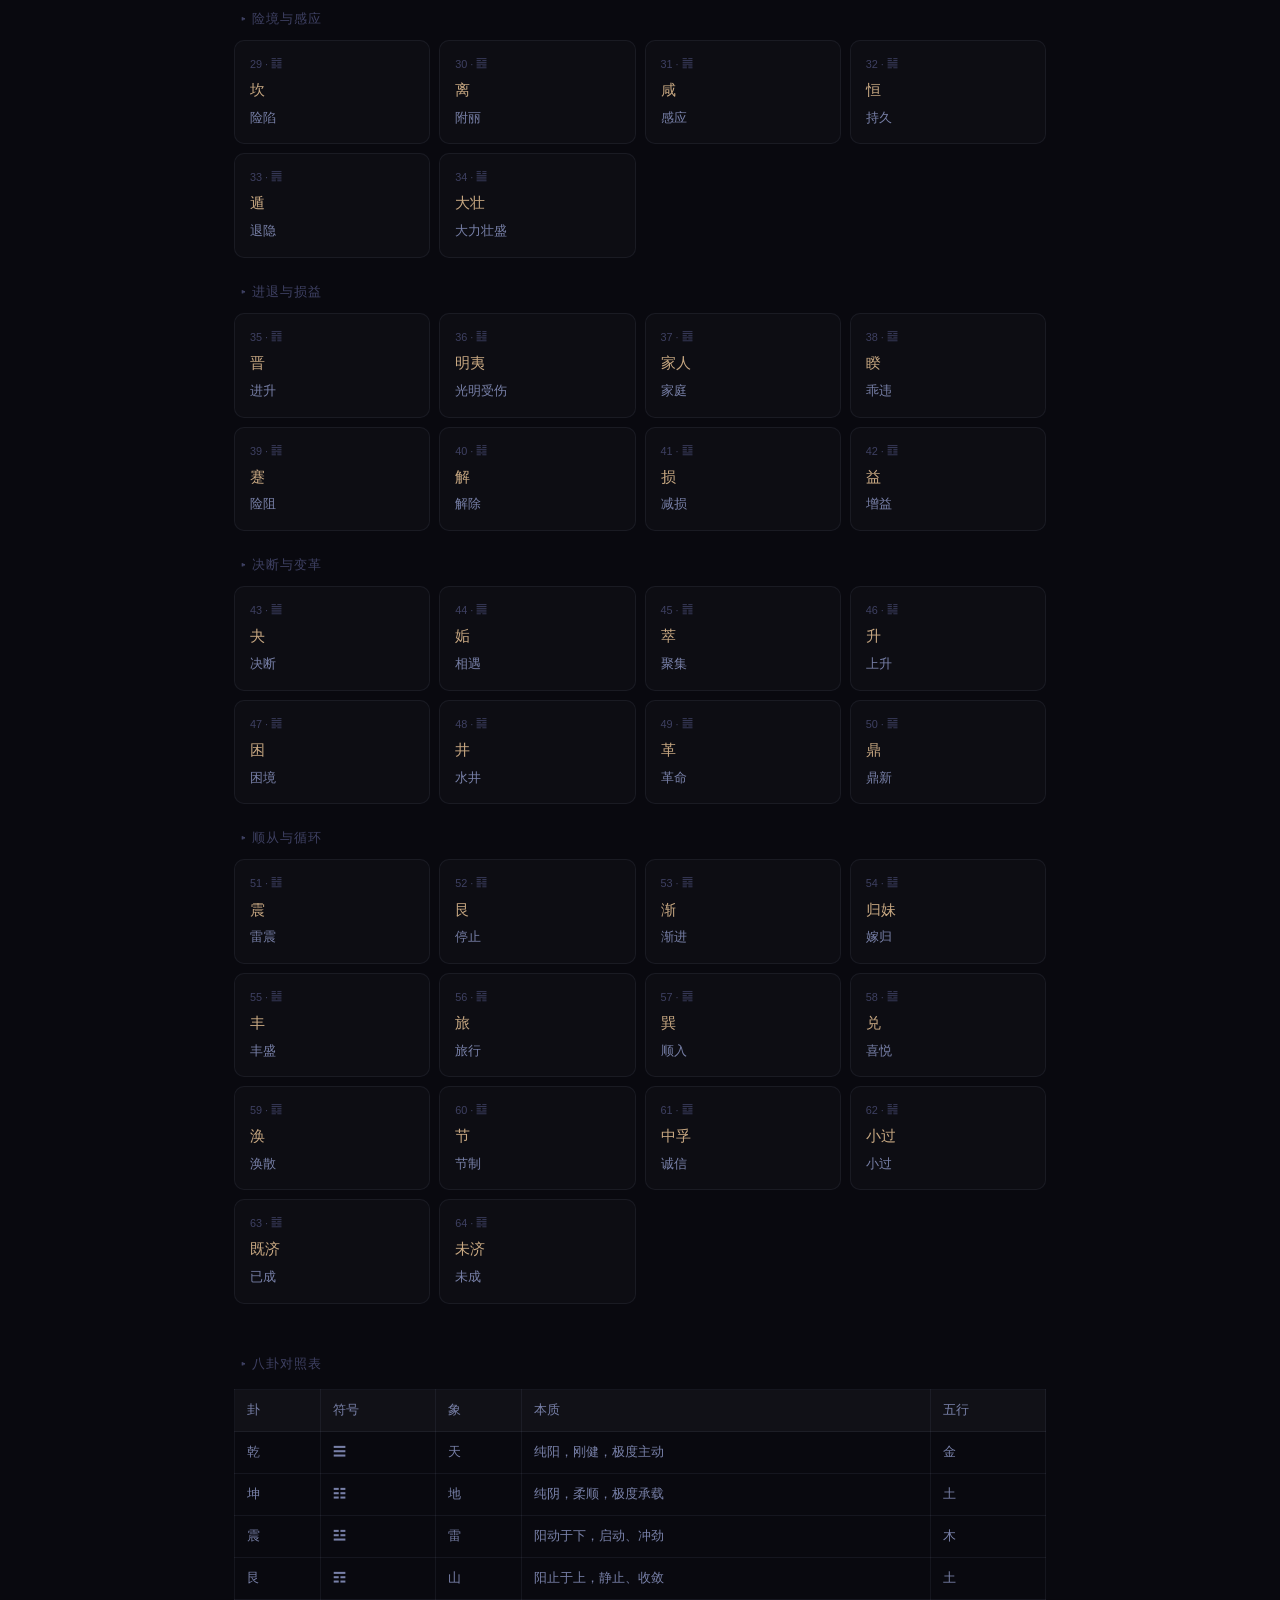
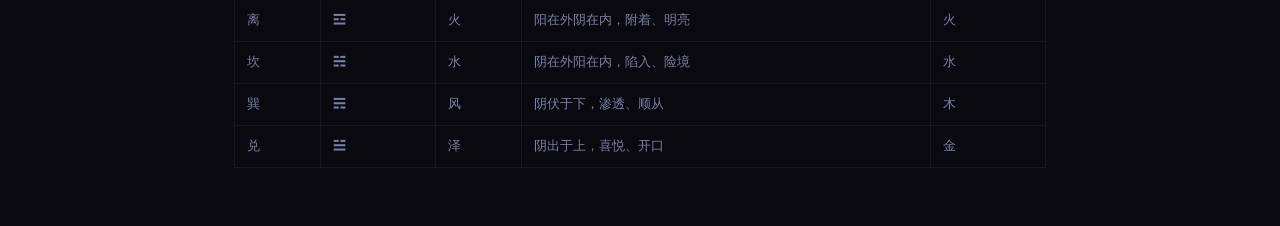
<file: 05-64-hexagrams/demo.html>
<!DOCTYPE html>
<html lang="zh-CN">
<head>
<script async src="https://pagead2.googlesyndication.com/pagead/js/adsbygoogle.js?client=ca-pub-4570175676017011"
     crossorigin="anonymous"></script>
<meta charset="UTF-8">
<meta name="viewport" content="width=device-width, initial-scale=1.0">
<title>05 · 六十四卦速查 Demo</title>
<style>
*{box-sizing:border-box;margin:0;padding:0}
:root{
  --bg:#09090f;--bg2:#0d0e1a;
  --s1:rgba(255,255,255,.03);--b1:rgba(180,190,240,.07);--b2:rgba(180,190,240,.14);
  --t1:#dde0f0;--t2:#7880a8;--t3:#3e4062;
  --accent:#9aabff;--gold:#c8a882;--r:12px;
}
body{background:var(--bg);color:var(--t1);
  font-family:-apple-system,"Helvetica Neue","PingFang SC","Hiragino Sans GB",sans-serif;
  font-size:16px;line-height:1.75;padding:44px 24px;max-width:860px;margin:0 auto}

.page-hero{text-align:center;margin-bottom:44px}
.page-hero .sym{font-size:2.8rem;display:block;color:var(--t3);margin-bottom:12px}
.page-hero h1{font-size:1.5rem;font-weight:300;letter-spacing:.28em;margin-bottom:8px}
.page-hero p{font-size:.88rem;color:var(--t2)}

.art-section{margin-bottom:10px}
.art-section p{font-size:.88rem;color:var(--t2);line-height:1.9;margin-bottom:10px}
blockquote{border-left:2px solid var(--b2);padding-left:12px;margin:10px 0;color:var(--t3);font-style:italic;font-size:.88rem}

/* Principle boxes */
.principle-grid{display:grid;grid-template-columns:1fr 1fr;gap:10px;margin:12px 0}
.pbox{background:var(--s1);border:1px solid var(--b1);border-radius:10px;padding:16px}
.pbox h4{font-size:.86rem;color:var(--gold);margin-bottom:6px;font-weight:400}
.pbox p{font-size:.82rem;color:var(--t2);line-height:1.75;margin:0}

/* 64 gua */
.gua-grid{display:grid;grid-template-columns:repeat(auto-fill,minmax(158px,1fr));gap:9px;margin:10px 0}
.gua-card{background:rgba(255,255,255,.02);border:1px solid var(--b1);border-radius:10px;
  padding:14px 15px;cursor:pointer;transition:border-color .15s,background .15s}
.gua-card:hover{border-color:var(--b2)}
.gua-card.open{border-color:rgba(140,180,120,.3);background:rgba(140,180,120,.04)}
.gua-card .gnum{font-size:.68rem;color:var(--t3)}
.gua-card .gname{font-size:.96rem;color:var(--gold);margin:3px 0}
.gua-card .gmean{font-size:.8rem;color:var(--t2)}
.gua-card .gmsg{font-size:.8rem;color:rgba(140,180,140,.78);margin-top:8px;display:none;
  border-top:1px solid var(--b1);padding-top:8px;line-height:1.72}
.gua-card.open .gmsg{display:block}
.cat-label{font-size:.84rem;color:var(--t3);margin:22px 0 8px;padding-left:6px;letter-spacing:.06em}

/* table */
.tbl{width:100%;border-collapse:collapse;font-size:.82rem;margin:14px 0}
.tbl th{background:rgba(255,255,255,.03);color:var(--t2);padding:9px 12px;text-align:left;border:1px solid var(--b1);font-weight:400}
.tbl td{padding:9px 12px;border:1px solid var(--b1);color:var(--t2)}
</style>
</head>
<body>

<div class="page-hero">
  <span class="sym">64</span>
  <h1>六十四卦速查</h1>
  <p>情境手册：8² = 64 种人与环境的关系模式 · 点击卡片展开详解</p>
</div>

<div class="art-section">
  <p>八卦（8种情境）两两相叠 = 8² = 64种变化情境。每一卦描述一种<strong style="color:var(--t1)">人与环境的关系状态</strong>，以及在这种状态下的应对智慧。</p>
  <div class="principle-grid">
    <div class="pbox"><h4>上卦（外卦）</h4><p>外部环境、他人、结果</p></div>
    <div class="pbox"><h4>下卦（内卦）</h4><p>内部状态、自己、原因</p></div>
    <div class="pbox"><h4>爻变原理</h4><p>某一爻改变，卦变成另一卦——情境在流动，时刻变化。</p></div>
    <div class="pbox"><h4>首尾相连</h4><p>未济（64）之后回到乾（1），循环无终止。</p></div>
  </div>
  <blockquote>举例：乾上坤下 = 否卦（天地相背，不通）；坤上乾下 = 泰卦（地天相交，亨通）。</blockquote>
</div>

<div id="gua64-container"></div>

<div style="margin-top:48px">
  <div class="cat-label">▸ 八卦对照表</div>
  <table class="tbl">
    <tr><th>卦</th><th>符号</th><th>象</th><th>本质</th><th>五行</th></tr>
    <tr><td>乾</td><td>☰</td><td>天</td><td>纯阳，刚健，极度主动</td><td>金</td></tr>
    <tr><td>坤</td><td>☷</td><td>地</td><td>纯阴，柔顺，极度承载</td><td>土</td></tr>
    <tr><td>震</td><td>☳</td><td>雷</td><td>阳动于下，启动、冲劲</td><td>木</td></tr>
    <tr><td>艮</td><td>☶</td><td>山</td><td>阳止于上，静止、收敛</td><td>土</td></tr>
    <tr><td>离</td><td>☲</td><td>火</td><td>阳在外阴在内，附着、明亮</td><td>火</td></tr>
    <tr><td>坎</td><td>☵</td><td>水</td><td>阴在外阳在内，陷入、险境</td><td>水</td></tr>
    <tr><td>巽</td><td>☴</td><td>风</td><td>阴伏于下，渗透、顺从</td><td>木</td></tr>
    <tr><td>兑</td><td>☱</td><td>泽</td><td>阴出于上，喜悦、开口</td><td>金</td></tr>
  </table>
</div>

<script>
const G64=[
  {cat:'开始与创生',list:[
    {n:1,name:'乾',mean:'天',msg:'自强不息，持续行动'},
    {n:2,name:'坤',mean:'地',msg:'厚德载物，柔顺承接'},
    {n:3,name:'屯',mean:'初生之难',msg:'万事开头难，坚持不退'},
    {n:4,name:'蒙',mean:'启蒙',msg:'不知道是正常的，求学问师'}
  ]},
  {cat:'等待与争讼',list:[
    {n:5,name:'需',mean:'等待',msg:'时机未到，养精蓄锐'},
    {n:6,name:'讼',mean:'争讼',msg:'有理也要半途而止，争到底两败'},
    {n:7,name:'师',mean:'军队/领导',msg:'纪律是集体行动的根本'},
    {n:8,name:'比',mean:'亲附',msg:'主动靠近，建立同盟'}
  ]},
  {cat:'蓄力与推进',list:[
    {n:9,name:'小畜',mean:'小力蓄积',msg:'力量还小，先积累别冒进'},
    {n:10,name:'履',mean:'踩踏/礼',msg:'在危险边缘行走，礼数是保护'},
    {n:11,name:'泰',mean:'通泰',msg:'天地交融，大吉之时'},
    {n:12,name:'否',mean:'阻塞',msg:'上下不通，保存实力'}
  ]},
  {cat:'关系与共处',list:[
    {n:13,name:'同人',mean:'和同',msg:'找到志同道合的人'},
    {n:14,name:'大有',mean:'大丰收',msg:'拥有很多时更需谨慎'},
    {n:15,name:'谦',mean:'谦逊',msg:'唯一六爻全吉的卦，谦受益'},
    {n:16,name:'豫',mean:'预备/喜悦',msg:'提前准备，顺势而动'}
  ]},
  {cat:'变革与跟随',list:[
    {n:17,name:'随',mean:'跟随',msg:'顺应时势，不强求'},
    {n:18,name:'蛊',mean:'腐败/整治',msg:'问题积累，需要从根整治'},
    {n:19,name:'临',mean:'临近',msg:'时机来临，主动出击'},
    {n:20,name:'观',mean:'观察',msg:'先看清楚，再行动'}
  ]},
  {cat:'磨砺与诚信',list:[
    {n:21,name:'噬嗑',mean:'咬合',msg:'清除障碍，才能合拢'},
    {n:22,name:'贲',mean:'文饰',msg:'内在实质更重要，装饰是次要'},
    {n:23,name:'剥',mean:'剥落',msg:'小人得势，君子退守'},
    {n:24,name:'复',mean:'回归',msg:'一阳复始，事物必有转机'},
    {n:25,name:'无妄',mean:'不妄为',msg:'顺应天道，不乱作为'},
    {n:26,name:'大畜',mean:'大力蓄积',msg:'积累到极致，蓄势待发'},
    {n:27,name:'颐',mean:'养育',msg:'养身养心，谨慎口腹'},
    {n:28,name:'大过',mean:'过度',msg:'重量超出承载，尽快行动'}
  ]},
  {cat:'险境与感应',list:[
    {n:29,name:'坎',mean:'险陷',msg:'重重险难，心正则过'},
    {n:30,name:'离',mean:'附丽',msg:'依附于正确的事物'},
    {n:31,name:'咸',mean:'感应',msg:'无私感应，才能真正连接'},
    {n:32,name:'恒',mean:'持久',msg:'长久之道在于不断变化中坚守核心'},
    {n:33,name:'遁',mean:'退隐',msg:'战略性撤退，保存实力'},
    {n:34,name:'大壮',mean:'大力壮盛',msg:'力量大时更需守正'}
  ]},
  {cat:'进退与损益',list:[
    {n:35,name:'晋',mean:'进升',msg:'顺势上升，光明正大'},
    {n:36,name:'明夷',mean:'光明受伤',msg:'乱世中隐藏锋芒'},
    {n:37,name:'家人',mean:'家庭',msg:'内部关系正，外部才能稳'},
    {n:38,name:'睽',mean:'乖违',msg:'小事可为，大事分歧时慎行'},
    {n:39,name:'蹇',mean:'险阻',msg:'绕道而行，求助于人'},
    {n:40,name:'解',mean:'解除',msg:'危机解除，及时清理残局'},
    {n:41,name:'损',mean:'减损',msg:'减少以充实根本'},
    {n:42,name:'益',mean:'增益',msg:'有余者给予不足者，人心归附'}
  ]},
  {cat:'决断与变革',list:[
    {n:43,name:'夬',mean:'决断',msg:'排除小人，但要光明正大'},
    {n:44,name:'姤',mean:'相遇',msg:'偶然相遇，警惕小事成大患'},
    {n:45,name:'萃',mean:'聚集',msg:'聚拢人心，需要正确领导'},
    {n:46,name:'升',mean:'上升',msg:'一步步向上，踏实积累'},
    {n:47,name:'困',mean:'困境',msg:'君子困而不失其志'},
    {n:48,name:'井',mean:'水井',msg:'滋养众人，本身不移动'},
    {n:49,name:'革',mean:'革命',msg:'旧的已去，变革需顺天应人'},
    {n:50,name:'鼎',mean:'鼎新',msg:'建立新秩序，取精去糟'}
  ]},
  {cat:'顺从与循环',list:[
    {n:51,name:'震',mean:'雷震',msg:'突发震动，保持冷静不乱'},
    {n:52,name:'艮',mean:'停止',msg:'知道何时停下，也是智慧'},
    {n:53,name:'渐',mean:'渐进',msg:'按步骤推进，不可跳跃'},
    {n:54,name:'归妹',mean:'嫁归',msg:'依附他人时，守本分'},
    {n:55,name:'丰',mean:'丰盛',msg:'极盛之时，思考衰退'},
    {n:56,name:'旅',mean:'旅行',msg:'在外谨慎，保持低调'},
    {n:57,name:'巽',mean:'顺入',msg:'柔顺渗透，反复申令'},
    {n:58,name:'兑',mean:'喜悦',msg:'真正的喜悦来自内心正直'},
    {n:59,name:'涣',mean:'涣散',msg:'凝聚人心，化解对立'},
    {n:60,name:'节',mean:'节制',msg:'适度才能长久'},
    {n:61,name:'中孚',mean:'诚信',msg:'内心真诚，可感化一切'},
    {n:62,name:'小过',mean:'小过',msg:'小事稍过无妨，大事须守正'},
    {n:63,name:'既济',mean:'已成',msg:'事成之后，防止松懈'},
    {n:64,name:'未济',mean:'未成',msg:'结束即开始，循环不止'}
  ]}
];

(function render64(){
  const con=document.getElementById('gua64-container');
  let h='';
  G64.forEach(cat=>{
    h+=`<div class="cat-label">▸ ${cat.cat}</div><div class="gua-grid">`;
    cat.list.forEach(g=>{
      h+=`<div class="gua-card" onclick="this.classList.toggle('open')">
        <div class="gnum">${g.n} · ${String.fromCodePoint(0x4DC0+g.n-1)}</div>
        <div class="gname">${g.name}</div>
        <div class="gmean">${g.mean}</div>
        <div class="gmsg">↳ ${g.msg}</div>
      </div>`;
    });
    h+='</div>';
  });
  con.innerHTML=h;
})();
</script>
</body>
</html>
</file>
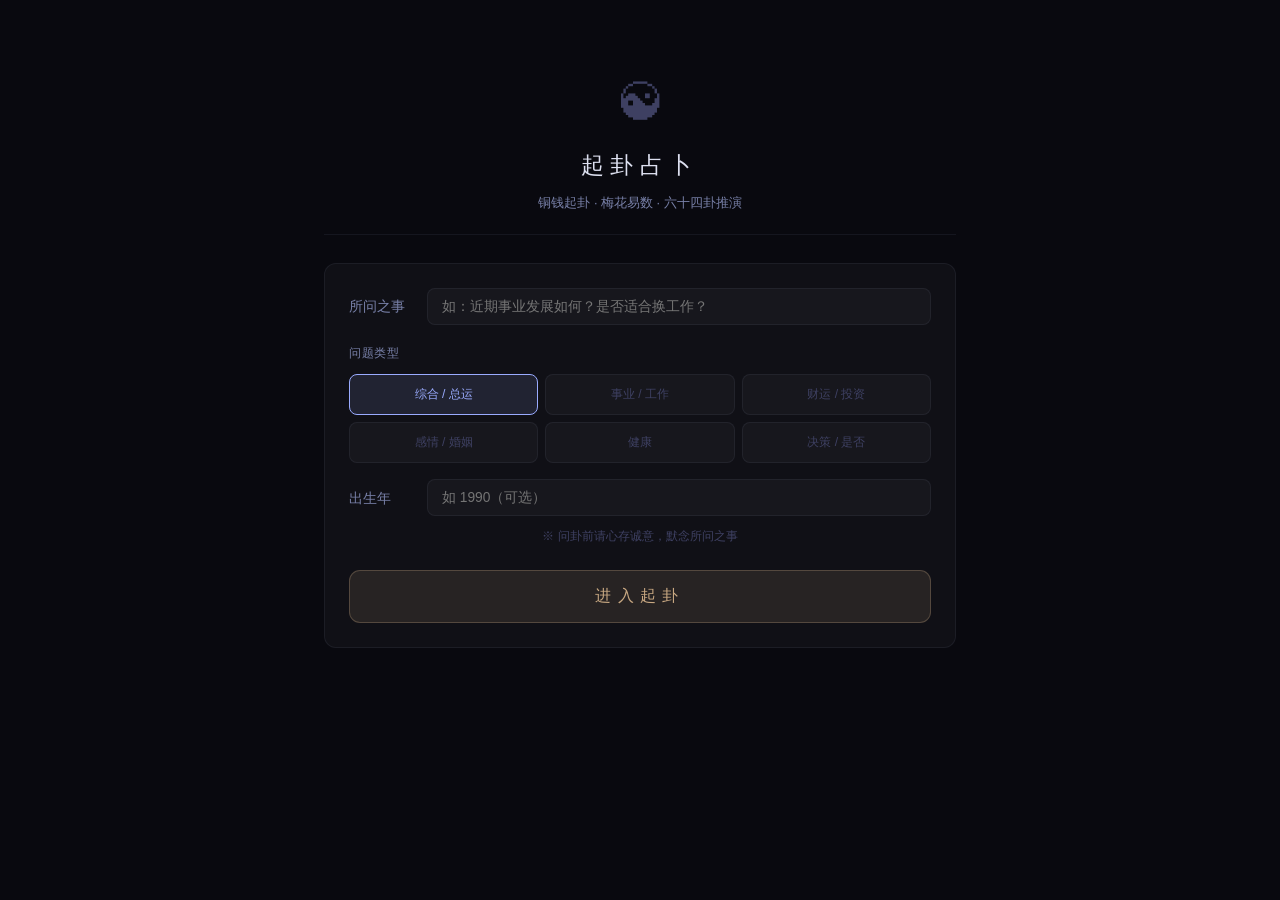
<file: 06-divination/demo.html>
<!DOCTYPE html>
<html lang="zh-CN">
<head>
<script async src="https://pagead2.googlesyndication.com/pagead/js/adsbygoogle.js?client=ca-pub-4570175676017011"
     crossorigin="anonymous"></script>
<meta charset="UTF-8">
<meta name="viewport" content="width=device-width, initial-scale=1.0">
<title>06 · 起卦占卜 Demo</title>
<style>
*{box-sizing:border-box;margin:0;padding:0}
:root{
  --bg:#09090f;--s1:rgba(255,255,255,.03);--s2:rgba(255,255,255,.06);
  --b1:rgba(180,190,240,.07);--b2:rgba(180,190,240,.14);
  --t1:#dde0f0;--t2:#7880a8;--t3:#3e4062;
  --accent:#9aabff;--accentd:rgba(154,171,255,.12);
  --gold:#c8a882;--goldd:rgba(200,168,130,.12);--r:12px;
}
body{background:var(--bg);color:var(--t1);
  font-family:-apple-system,"Helvetica Neue","PingFang SC","Hiragino Sans GB",sans-serif;
  min-height:100vh;line-height:1.75;font-size:16px}
.div-wrap{max-width:680px;margin:0 auto;padding:44px 24px}
.div-hero{text-align:center;padding:24px 0 20px;border-bottom:1px solid var(--b1);margin-bottom:28px}
.div-hero .div-icon{font-size:2.4rem;display:block;margin-bottom:10px;color:var(--t3)}
.div-hero h1{font-size:1.45rem;font-weight:200;letter-spacing:.28em;margin-bottom:6px}
.div-hero p{font-size:.8rem;color:var(--t2)}
.div-step{display:none}.div-step.active{display:block}
.card{background:var(--s1);border:1px solid var(--b1);border-radius:var(--r);padding:24px}
.form-row{display:flex;align-items:center;gap:14px;margin-bottom:18px}
.form-row label{flex:0 0 64px;font-size:.88rem;color:var(--t2)}
.form-row input{flex:1;background:rgba(255,255,255,.03);color:var(--t1);border:1px solid var(--b1);border-radius:8px;padding:10px 14px;font-family:inherit;font-size:.86rem;outline:none;transition:border-color .2s}
.form-row input:focus{border-color:var(--accent)}
.qtype-grid{display:grid;grid-template-columns:repeat(3,1fr);gap:7px;margin:10px 0 16px}
.qtype-btn{padding:9px 6px;background:var(--s1);border:1px solid var(--b1);border-radius:8px;color:var(--t3);cursor:pointer;font-family:inherit;font-size:.76rem;text-align:center;transition:all .2s}
.qtype-btn:hover{border-color:var(--b2);color:var(--t2)}.qtype-btn.sel{border-color:var(--accent);color:var(--accent);background:var(--accentd)}
.gen-btn{width:100%;margin-top:22px;padding:15px;background:var(--goldd);color:var(--gold);border:1px solid rgba(200,168,130,.28);border-radius:11px;font-size:1rem;letter-spacing:.4em;cursor:pointer;font-family:inherit;transition:all .22s}
.gen-btn:hover{background:rgba(200,168,130,.22);border-color:rgba(200,168,130,.5);box-shadow:0 4px 28px rgba(200,168,130,.14)}
.form-note{text-align:center;font-size:.78rem;color:var(--t3);margin-top:10px}
.method-bar{display:flex;gap:6px;justify-content:center;margin:16px 0}
.meth-btn{padding:6px 18px;border-radius:16px;border:1px solid var(--b1);background:transparent;color:var(--t2);cursor:pointer;font-family:inherit;font-size:.76rem;transition:all .2s}
.meth-btn.sel{border-color:var(--accent);color:var(--accent);background:var(--accentd)}
.toss-btn{padding:11px 28px;background:var(--goldd);color:var(--gold);border:1px solid rgba(200,168,130,.3);border-radius:20px;font-family:inherit;font-size:.86rem;letter-spacing:.15em;cursor:pointer;transition:all .22s;margin:4px}
.toss-btn:hover{background:rgba(200,168,130,.22);border-color:rgba(200,168,130,.5);box-shadow:0 4px 18px rgba(200,168,130,.12)}
.toss-btn:disabled{opacity:.35;cursor:not-allowed;box-shadow:none}
.toss-btn.sec{background:var(--s1);color:var(--t2);border:1px solid var(--b1)}
.toss-btn.sec:hover{border-color:var(--b2);color:var(--t1)}
.coin-stage{text-align:center;padding:8px 0 4px}
.coin-row{display:flex;justify-content:center;gap:18px;margin:20px 0;perspective:700px}
.coin{width:66px;height:66px;border-radius:50%;position:relative;transform-style:preserve-3d;will-change:transform}
.coin.spin{animation:cspin .85s cubic-bezier(.2,.6,.4,1) forwards}
.cface{position:absolute;inset:0;border-radius:50%;display:flex;align-items:center;justify-content:center;font-size:1.25rem;font-weight:300;backface-visibility:hidden;-webkit-backface-visibility:hidden}
.cfront{background:radial-gradient(circle at 38% 35%,#d4aa50 0%,#8a6018 55%,#5a3e08 100%);border:2px solid rgba(220,175,60,.35);color:rgba(255,240,170,.9);box-shadow:inset 0 0 10px rgba(255,220,80,.15)}
.cback{background:radial-gradient(circle at 38% 35%,#aaaaaa 0%,#666 55%,#3a3a3a 100%);border:2px solid rgba(170,170,170,.25);color:rgba(210,210,210,.8);transform:rotateY(180deg)}
@keyframes cspin{0%{transform:rotateY(0) translateY(0)}30%{transform:rotateY(560deg) translateY(-28px)}75%{transform:rotateY(900deg) translateY(-18px)}100%{transform:rotateY(var(--fr,0deg)) translateY(0)}}
.lines-wrap{max-width:300px;margin:16px auto 8px}
.hline{display:flex;align-items:center;justify-content:center;gap:10px;margin:5px 0;opacity:0;transition:opacity .35s}
.hline.show{opacity:1}
.hline .lsym{font-size:1.6rem;line-height:1;letter-spacing:2px;font-family:monospace}
.lsym.yang{color:rgba(200,165,70,.9)}.lsym.yin{color:rgba(120,135,200,.75)}
.lsym.mov-y{color:#ff9060;animation:mglow .9s ease-in-out infinite alternate}
.lsym.mov-n{color:#80a8ff;animation:mglow2 .9s ease-in-out infinite alternate}
@keyframes mglow{from{text-shadow:0 0 4px rgba(255,130,60,.2)}to{text-shadow:0 0 16px rgba(255,130,60,.7)}}
@keyframes mglow2{from{text-shadow:0 0 4px rgba(100,130,255,.2)}to{text-shadow:0 0 16px rgba(100,130,255,.7)}}
.llab{font-size:.68rem;color:var(--t3);min-width:56px;text-align:left}
.round-txt{font-size:.72rem;color:var(--t3);margin:6px 0;letter-spacing:.06em}
.qdisplay{font-size:.86rem;color:var(--t1);padding:10px 16px;background:var(--s1);border:1px solid var(--b1);border-radius:8px;margin-bottom:18px;text-align:center}
.shell-wrap{width:110px;height:110px;margin:0 auto 14px;position:relative}
.shell-wrap svg{width:100%;height:100%}
.sring{stroke:rgba(154,171,255,.15);fill:none;stroke-width:1.5}
.sring.lit{stroke:rgba(154,171,255,.5);transition:stroke .4s}
.sck{stroke:rgba(154,171,255,0);fill:none;stroke-width:1.2;stroke-dasharray:52;stroke-dashoffset:52;transition:stroke-dashoffset .5s ease,stroke .3s}
.sck.show{stroke-dashoffset:0;stroke:rgba(154,171,255,.4)}
.num-row{display:flex;justify-content:center;gap:12px;margin:18px 0}
.num-inp{width:72px;text-align:center;background:rgba(255,255,255,.03);color:var(--t1);border:1px solid var(--b1);border-radius:8px;padding:10px 6px;font-family:inherit;font-size:1.05rem;outline:none;transition:border-color .2s}
.num-inp:focus{border-color:var(--accent)}
.num-lbl{font-size:.65rem;color:var(--t3);text-align:center;margin-top:4px}
.time-disp{font-size:1.6rem;color:var(--t1);letter-spacing:.1em;margin:14px 0}
.hex-reveal{text-align:center;padding:20px;background:var(--s1);border:1px solid var(--b1);border-radius:var(--r);margin:16px 0}
.hex-reveal .huc{font-size:3.8rem;display:block;margin-bottom:6px;filter:drop-shadow(0 0 12px rgba(154,171,255,.3))}
.hex-reveal .hn{font-size:1.3rem;color:var(--gold);font-weight:200;letter-spacing:.2em}
.hex-reveal .hs{font-size:.78rem;color:var(--t2);margin-top:4px}
.out-sec{background:var(--s1);border:1px solid var(--b1);border-radius:var(--r);padding:22px 24px;margin-bottom:12px}
.out-sec h3{font-size:.9rem;font-weight:400;color:var(--accent);letter-spacing:.15em;margin-bottom:14px;padding-bottom:10px;border-bottom:1px solid var(--b1)}
.out-row{display:flex;gap:8px;margin:7px 0;align-items:baseline}
.ol{font-size:.78rem;color:var(--t3);flex:0 0 58px}
.ov{font-size:.88rem;color:var(--t1)}
.out-body{font-size:.88rem;color:var(--t2);line-height:1.92}
.out-body strong{color:var(--t1)}.out-body em{color:var(--gold);font-style:normal}
.out-tag{display:inline-block;padding:2px 9px;border-radius:11px;font-size:.68rem;border:1px solid;margin:2px}
.tji{border-color:rgba(80,190,80,.28);color:#60c060;background:rgba(80,190,80,.06)}
.txiong{border-color:rgba(220,80,80,.28);color:#d07070;background:rgba(220,80,80,.06)}
.tzhong{border-color:rgba(154,171,255,.28);color:var(--accent);background:var(--accentd)}
.tbian{border-color:rgba(200,168,130,.28);color:var(--gold);background:var(--goldd)}
</style>
</head>
<body>
<div class="div-wrap">
<div class="div-hero">
  <span class="div-icon">☯</span>
  <h1>起卦占卜</h1>
  <p>铜钱起卦 · 梅花易数 · 六十四卦推演</p>
</div>

<!-- STEP 1 -->
<div id="dv-s1" class="div-step active">
  <div class="card">
    <div class="form-row">
      <label>所问之事</label>
      <input type="text" id="dv-q" placeholder="如：近期事业发展如何？是否适合换工作？">
    </div>
    <div style="font-size:.74rem;color:var(--t2);margin-bottom:8px;letter-spacing:.05em">问题类型</div>
    <div class="qtype-grid">
      <div class="qtype-btn sel" data-qt="general" onclick="selQt(this)">综合 / 总运</div>
      <div class="qtype-btn" data-qt="career" onclick="selQt(this)">事业 / 工作</div>
      <div class="qtype-btn" data-qt="wealth" onclick="selQt(this)">财运 / 投资</div>
      <div class="qtype-btn" data-qt="love" onclick="selQt(this)">感情 / 婚姻</div>
      <div class="qtype-btn" data-qt="health" onclick="selQt(this)">健康</div>
      <div class="qtype-btn" data-qt="decision" onclick="selQt(this)">决策 / 是否</div>
    </div>
    <div class="form-row" style="margin-bottom:4px">
      <label>出生年</label>
      <input type="number" id="dv-yr" placeholder="如 1990（可选）">
    </div>
    <p class="form-note">※ 问卦前请心存诚意，默念所问之事</p>
    <button class="gen-btn" onclick="dvGoStep2()">进入起卦</button>
  </div>
</div>

<!-- STEP 2 -->
<div id="dv-s2" class="div-step">
  <div id="dv-qdisplay" class="qdisplay"></div>
  <div class="method-bar">
    <button class="meth-btn sel" onclick="dvSetMethod('coin',this)">🪙 铜钱起卦</button>
    <button class="meth-btn" onclick="dvSetMethod('time',this)">⏱ 时间起卦</button>
    <button class="meth-btn" onclick="dvSetMethod('number',this)">🔢 数字起卦</button>
  </div>
  <!-- 铜钱 -->
  <div id="dvm-coin" class="coin-stage">
    <div class="shell-wrap">
      <svg viewBox="0 0 100 100">
        <circle class="sring" cx="50" cy="50" r="42"/>
        <polygon class="sring" id="shex" points="50,12 83,31 83,69 50,88 17,69 17,31"/>
        <circle class="sring" cx="50" cy="50" r="20"/>
        <line class="sck" id="sc1" x1="50" y1="8" x2="50" y2="50"/>
        <line class="sck" id="sc2" x1="86" y1="29" x2="50" y2="50"/>
        <line class="sck" id="sc3" x1="86" y1="71" x2="50" y2="50"/>
        <line class="sck" id="sc4" x1="50" y1="92" x2="50" y2="50"/>
        <line class="sck" id="sc5" x1="14" y1="71" x2="50" y2="50"/>
        <line class="sck" id="sc6" x1="14" y1="29" x2="50" y2="50"/>
      </svg>
    </div>
    <div class="coin-row">
      <div class="coin" id="dvc1"><div class="cface cfront">正</div><div class="cface cback">反</div></div>
      <div class="coin" id="dvc2"><div class="cface cfront">正</div><div class="cface cback">反</div></div>
      <div class="coin" id="dvc3"><div class="cface cfront">正</div><div class="cface cback">反</div></div>
    </div>
    <div class="round-txt" id="dv-rnd">第一爻（从下往上起卦）</div>
    <button class="toss-btn" id="dv-toss" onclick="dvToss()">投 掷</button>
    <div style="font-size:.72rem;color:var(--t3);margin-top:8px;min-height:18px" id="dv-cres"></div>
  </div>
  <!-- 时间 -->
  <div id="dvm-time" class="coin-stage" style="display:none">
    <div style="padding:20px 0 16px">
      <div style="font-size:.74rem;color:var(--t3);margin-bottom:14px">以当前时间自动起卦（梅花易数时间法）</div>
      <div class="time-disp" id="dv-tdisplay"></div>
      <button class="toss-btn" onclick="dvByTime()">立即起卦</button>
    </div>
  </div>
  <!-- 数字 -->
  <div id="dvm-number" class="coin-stage" style="display:none">
    <div style="padding:16px 0">
      <div style="font-size:.74rem;color:var(--t3);margin-bottom:16px">输入心中浮现的两个数字（1-999），动爻可选</div>
      <div class="num-row">
        <div><input type="number" class="num-inp" id="dvn1" min="1" max="999" placeholder="数一"><div class="num-lbl">上卦数</div></div>
        <div style="display:flex;align-items:center;color:var(--t3);font-size:1.1rem">＋</div>
        <div><input type="number" class="num-inp" id="dvn2" min="1" max="999" placeholder="数二"><div class="num-lbl">下卦数</div></div>
        <div style="display:flex;align-items:center;color:var(--t3);font-size:1.1rem">＋</div>
        <div><input type="number" class="num-inp" id="dvn3" min="1" max="6" placeholder="动爻"><div class="num-lbl">动爻（选）</div></div>
      </div>
      <button class="toss-btn" onclick="dvByNumbers()">推算卦象</button>
    </div>
  </div>
  <!-- 爻线 -->
  <div class="lines-wrap">
    <div class="hline" id="dvl6"><span class="lsym" id="dvls6"></span><span class="llab" id="dvll6"></span></div>
    <div class="hline" id="dvl5"><span class="lsym" id="dvls5"></span><span class="llab" id="dvll5"></span></div>
    <div class="hline" id="dvl4"><span class="lsym" id="dvls4"></span><span class="llab" id="dvll4"></span></div>
    <div class="hline" id="dvl3"><span class="lsym" id="dvls3"></span><span class="llab" id="dvll3"></span></div>
    <div class="hline" id="dvl2"><span class="lsym" id="dvls2"></span><span class="llab" id="dvll2"></span></div>
    <div class="hline" id="dvl1"><span class="lsym" id="dvls1"></span><span class="llab" id="dvll1"></span></div>
  </div>
</div>

<!-- STEP 3 -->
<div id="dv-s3" class="div-step">
  <div style="text-align:center;margin-bottom:20px">
    <button class="toss-btn sec" onclick="dvReset()">← 重新起卦</button>
  </div>
  <div id="dv-out"></div>
</div>
</div>

<script>
/* ── Core Data ── */
const TNAMES=['乾','兑','离','震','巽','坎','艮','坤'];
const TSYM  =['☰','☱','☲','☳','☴','☵','☶','☷'];
const HTBL=[
  [ 1,43,14,34, 9, 5,26,11],[10,58,38,54,61,60,41,19],
  [13,49,30,55,37,63,22,36],[25,17,21,51,42, 3,27,24],
  [44,28,50,32,57,48,18,46],[ 6,47,64,40,59,29, 4, 7],
  [33,31,56,62,53,39,52,15],[12,45,35,16,20, 8,23, 2]
];
const HNAMES=['','乾','坤','屯','蒙','需','讼','师','比','小畜','履',
  '泰','否','同人','大有','谦','豫','随','蛊','临','观',
  '噬嗑','贲','剥','复','无妄','大畜','颐','大过','坎','离',
  '咸','恒','遁','大壮','晋','明夷','家人','睽','蹇','解',
  '损','益','夬','姤','萃','升','困','井','革','鼎',
  '震','艮','渐','归妹','丰','旅','巽','兑','涣','节',
  '中孚','小过','既济','未济'];
const HPOS={};
for(let u=0;u<8;u++)for(let l=0;l<8;l++)HPOS[HTBL[u][l]]=[u,l];

const TDATA={
  '乾':{char:'刚健',elem:'天',force:'进',eu:'局势积极，主动有利，宜进取',el:'内心坚定，意志坚强，行动力充沛',care:'宜主动进取，担当领导，有贵人支持',wlth:'财星旺，主动开拓可获利',love:'感情主动，关系强势，情感表达略偏理性',hlth:'气血充沛，注意不要过劳',adv:'当断则断，勇于推进，但防过刚失人心',avoid:'刚愎自用',time:'秋季、金日为佳'},
  '坤':{char:'柔顺',elem:'地',force:'守',eu:'环境稳定，宜沉稳应对，急进不利',el:'心态平稳，包容力强，基础扎实',care:'宜守成辅佐，稳扎稳打，配合效果好',wlth:'财运稳健，适合积累，不宜冒险',love:'温柔包容，感情稳固，宜耐心等待',hlth:'注意脾胃消化，保持规律作息',adv:'以柔制刚，耐心蓄力，时机到来自然水到渠成',avoid:'过于保守错失良机',time:'长夏、土日有利'},
  '震':{char:'动荡',elem:'雷',force:'动',eu:'外部变动，机遇与风险并存，把握时机',el:'内心焦虑或亢奋，行动力强，定力待加强',care:'宜开创新局，行动破局，但需防冲动',wlth:'财来财去，注意时机把握，不宜重仓',love:'感情波动较大，热烈但不稳定，需要稳定',hlth:'注意神经紧张，肝气过旺',adv:'震后须镇定，把握初动之机，但勿因情绪化决策',avoid:'冲动冒进',time:'春季、木日最旺'},
  '巽':{char:'渗透',elem:'风',force:'入',eu:'外部影响渗入，需灵活应变，以柔克刚',el:'思维灵活，善于变通，策略感强',care:'宜以柔克刚，循序渐进，不宜强攻',wlth:'财来路多，需持续经营，细水长流',love:'感情细腻，进展较慢但稳固',hlth:'注意风寒，适当保暖',adv:'渗透而非强攻，反复申令，持续推进',avoid:'优柔寡断',time:'春末夏初、木日为佳'},
  '坎':{char:'险陷',elem:'水',force:'险',eu:'外部险阻较多，需谨慎应对，心正可过',el:'内心有压力，潜在风险大，定力是关键',care:'当前有阻力，宜谨慎守正，勿轻进',wlth:'财路有险，不宜冒进，守住现有为先',love:'感情存在考验，需坚守诚心，不宜浮躁',hlth:'注意肾脏和泌尿系统，防水湿',adv:'习坎有孚，心正则通，险难中坚守本心是出路',avoid:'轻举妄动',time:'冬季、水日谨慎，过险后自然好转'},
  '离':{char:'附丽',elem:'火',force:'明',eu:'外部明朗，机遇显现，宜展现自我',el:'内心热情，思维清晰，感召力强',care:'宜展现才能，适合文创、表达、展示类',wlth:'财运明朗，付出有回报，名利双收可期',love:'感情热烈，互相吸引，防闪热闪冷',hlth:'注意心脏和眼睛，防上火',adv:'光明磊落，以诚待人，才华展示自然招引机遇',avoid:'过于张扬',time:'夏季、火日最旺'},
  '艮':{char:'静止',elem:'山',force:'止',eu:'外部停滞，宜等待时机，急进无益',el:'内心镇定，善于等待，节奏稳健',care:'宜暂停观察，等待更好时机再行动',wlth:'守财为主，不宜此时扩张投入',love:'感情平稳，宜稳固现有关系，勿轻举妄动',hlth:'注意关节和脊柱，适当运动',adv:'知止而后有定，等待转机比强行推进更有效',avoid:'固执不变',time:'冬春之交、土日适合沉淀'},
  '兑':{char:'喜悦',elem:'泽',force:'说',eu:'外部和谐，人际顺畅，沟通有利',el:'心情愉悦，表达欲强，社交活跃',care:'宜沟通合作，谈判议价，人际关系推动事业',wlth:'财来自人际合作，宜拓展关系',love:'感情活跃，桃花运旺，关系进展顺利',hlth:'注意口腔和肺部，防呼吸道问题',adv:'以悦纳人，善用口才和人情，但防口舌是非',avoid:'口舌是非',time:'秋季、金日人际运最佳'},
};
const HOVER={
  1:{nat:'大吉',tag:'ji',note:'纯阳之卦，自强不息，天时地利人和俱备'},
  2:{nat:'中吉',tag:'ji',note:'纯阴之卦，厚德载物，以柔顺积累为正道'},
  11:{nat:'大吉',tag:'ji',note:'泰卦，天地交融，诸事顺遂，难得吉象'},
  12:{nat:'不利',tag:'xiong',note:'否卦，天地不交，上下不通，宜暂守勿进'},
  15:{nat:'大吉',tag:'ji',note:'谦卦，六爻皆吉，唯谦者得，谦受益盈招损'},
  29:{nat:'险',tag:'xiong',note:'重坎之卦，险上加险，心正方可出险，切忌冒进'},
  47:{nat:'困',tag:'xiong',note:'困卦，君子困而不失其志，守正待时'},
  64:{nat:'转机',tag:'bian',note:'未济，尚未完成，转机在即，坚持可成'},
};
const QTFOCUS={general:'career,wealth,love,health',career:'career',wealth:'wealth',love:'love',health:'health',decision:'career,wealth'};

let dvQ={question:'',qtype:'general',birthYear:null,method:'coin',lines:[],linesComplete:false,hexNum:0,movingLines:[],changedHexNum:0,castRound:0};

function selQt(el){document.querySelectorAll('.qtype-btn').forEach(b=>b.classList.remove('sel'));el.classList.add('sel');dvQ.qtype=el.dataset.qt;}

function dvGoStep2(){
  const q=document.getElementById('dv-q').value.trim();
  if(!q){alert('请输入您想占问的问题');return;}
  dvQ.question=q;
  dvQ.birthYear=parseInt(document.getElementById('dv-yr').value)||null;
  document.getElementById('dv-qdisplay').textContent='「'+q+'」';
  showDvStep('dv-s2');dvUpdateTimeClock();
}

function showDvStep(id){['dv-s1','dv-s2','dv-s3'].forEach(s=>document.getElementById(s).classList.toggle('active',s===id));}

function dvSetMethod(m,el){
  document.querySelectorAll('.meth-btn').forEach(b=>b.classList.remove('sel'));el.classList.add('sel');dvQ.method=m;
  ['coin','time','number'].forEach(x=>document.getElementById('dvm-'+x).style.display=x===m?'block':'none');
  if(m==='time')dvUpdateTimeClock();
}

function dvReset(){
  dvQ={question:'',qtype:'general',birthYear:null,method:'coin',lines:[],linesComplete:false,hexNum:0,movingLines:[],changedHexNum:0,castRound:0};
  for(let i=1;i<=6;i++){document.getElementById('dvl'+i).classList.remove('show');document.getElementById('dvls'+i).textContent='';document.getElementById('dvll'+i).textContent='';}
  for(let i=1;i<=6;i++)document.getElementById('sc'+i).classList.remove('show');
  ['dvc1','dvc2','dvc3'].forEach(id=>{document.getElementById(id).style.transform='';document.getElementById(id).classList.remove('spin');});
  document.getElementById('dv-rnd').textContent='第一爻（从下往上起卦）';document.getElementById('dv-cres').textContent='';document.getElementById('dv-toss').disabled=false;
  dvQ.method='coin';document.querySelectorAll('.meth-btn').forEach((b,i)=>b.classList.toggle('sel',i===0));
  ['coin','time','number'].forEach(x=>document.getElementById('dvm-'+x).style.display=x==='coin'?'block':'none');
  showDvStep('dv-s1');
}

let dvClockTimer=null;
function dvUpdateTimeClock(){
  if(dvClockTimer)clearInterval(dvClockTimer);
  function upd(){const now=new Date(),pad=n=>String(n).padStart(2,'0');document.getElementById('dv-tdisplay').textContent=`${now.getFullYear()}年${now.getMonth()+1}月${now.getDate()}日 ${pad(now.getHours())}:${pad(now.getMinutes())}:${pad(now.getSeconds())}`;}
  upd();dvClockTimer=setInterval(upd,1000);
}

function dvToss(){
  if(dvQ.linesComplete)return;
  const btn=document.getElementById('dv-toss');btn.disabled=true;
  const results=[Math.random()<.5?3:2,Math.random()<.5?3:2,Math.random()<.5?3:2];
  const sum=results.reduce((a,b)=>a+b,0);
  const coins=['dvc1','dvc2','dvc3'];
  coins.forEach((id,i)=>{
    const el=document.getElementById(id);const isHead=results[i]===3;const fr=isHead?0:180;
    el.style.setProperty('--fr',fr+'deg');el.classList.remove('spin');void el.offsetWidth;el.classList.add('spin');
    setTimeout(()=>{el.classList.remove('spin');el.style.transform=`rotateY(${fr}deg)`;},900);
  });
  setTimeout(()=>{
    const isYang=sum===7||sum===9,isMoving=sum===6||sum===9;
    dvQ.lines.push({val:sum,isYang,isMoving});dvQ.castRound++;
    const round=dvQ.castRound;
    const cls=isMoving?(isYang?'mov-y':'mov-n'):(isYang?'yang':'yin');
    const lab=isMoving?(isYang?'老阳→变':'老阴→变'):(isYang?'少阳':'少阴');
    const lineEl=document.getElementById('dvl'+round);
    document.getElementById('dvls'+round).className='lsym '+cls;
    document.getElementById('dvls'+round).textContent=isYang?'━━━':'━ ━';
    document.getElementById('dvll'+round).textContent=lab+' ('+['','初','二','三','四','五','上'][round]+'爻)';
    setTimeout(()=>lineEl.classList.add('show'),50);
    document.getElementById('sc'+round).classList.add('show');
    const smap={9:'老阳(动)',7:'少阳',8:'少阴',6:'老阴(动)'};
    document.getElementById('dv-cres').textContent=results.map(r=>r===3?'正':'反').join('  ')+'  →  '+smap[sum];
    if(round<6){document.getElementById('dv-rnd').textContent=`第${['','一','二','三','四','五','六'][round+1]}爻`;setTimeout(()=>{btn.disabled=false;},500);}
    else{dvQ.linesComplete=true;document.getElementById('dv-rnd').textContent='六爻已成，卦象完成';setTimeout(()=>dvCalcAndShow(),700);}
  },950);
}

function dvByTime(){
  if(dvClockTimer)clearInterval(dvClockTimer);
  const now=new Date(),y=now.getFullYear(),m=now.getMonth()+1,d=now.getDate(),h=now.getHours(),min=now.getMinutes();
  dvBuildFromTrigrams((y+m+d)%8,(y+m+d+h)%8,((y+m+d+h+min)%6)+1);dvCalcAndShow();
}

function dvByNumbers(){
  const n1=parseInt(document.getElementById('dvn1').value)||0;
  const n2=parseInt(document.getElementById('dvn2').value)||0;
  if(!n1||!n2){alert('请输入两个数字');return;}
  const n3=parseInt(document.getElementById('dvn3').value)||0;
  const movingLine=n3>0&&n3<=6?n3:((n1+n2)%6)+1;
  dvBuildFromTrigrams((n1-1)%8,(n2-1)%8,movingLine);dvCalcAndShow();
}

function dvBuildFromTrigrams(upperIdx,lowerIdx,movingLine){
  function trigramLines(idx){const binMap=[7,6,5,4,3,2,1,0];const v=binMap[idx];return[(v>>0)&1,(v>>1)&1,(v>>2)&1];}
  const ll=trigramLines(lowerIdx),ul=trigramLines(upperIdx);
  const allLines=[...ll,...ul];
  dvQ.lines=allLines.map((isY,i)=>({val:isY?7:8,isYang:isY===1,isMoving:i+1===movingLine}));
  if(movingLine>=1&&movingLine<=6){const ml=dvQ.lines[movingLine-1];ml.val=ml.isYang?9:6;}
  dvQ.linesComplete=true;
  dvQ.lines.forEach((line,i)=>{
    const round=i+1;const cls=line.isMoving?(line.isYang?'mov-y':'mov-n'):(line.isYang?'yang':'yin');
    const lab=line.isMoving?(line.isYang?'老阳→变':'老阴→变'):(line.isYang?'少阳':'少阴');
    document.getElementById('dvls'+round).className='lsym '+cls;
    document.getElementById('dvls'+round).textContent=line.isYang?'━━━':'━ ━';
    document.getElementById('dvll'+round).textContent=lab+' ('+['','初','二','三','四','五','上'][round]+'爻)';
    setTimeout(()=>{document.getElementById('dvl'+round).classList.add('show');document.getElementById('sc'+round).classList.add('show');},i*120);
  });
}

function dvCalcLines(){
  const lines=dvQ.lines;
  function toTrigIdx(l0,l1,l2){const v=(l2?4:0)+(l1?2:0)+(l0?1:0);return 7-v;}
  const lowerIdx=toTrigIdx(lines[0].isYang,lines[1].isYang,lines[2].isYang);
  const upperIdx=toTrigIdx(lines[3].isYang,lines[4].isYang,lines[5].isYang);
  dvQ.hexNum=HTBL[upperIdx][lowerIdx];
  dvQ.movingLines=lines.map((l,i)=>l.isMoving?i+1:null).filter(Boolean);
  if(dvQ.movingLines.length>0){
    const cl=lines.map(l=>l.isMoving?{...l,isYang:!l.isYang}:l);
    dvQ.changedHexNum=HTBL[toTrigIdx(cl[3].isYang,cl[4].isYang,cl[5].isYang)][toTrigIdx(cl[0].isYang,cl[1].isYang,cl[2].isYang)];
  }else{dvQ.changedHexNum=0;}
  const mutL=toTrigIdx(lines[1].isYang,lines[2].isYang,lines[3].isYang);
  const mutU=toTrigIdx(lines[2].isYang,lines[3].isYang,lines[4].isYang);
  dvQ.mutHexNum=HTBL[mutU][mutL];
}

function dvCalcAndShow(){
  if(dvQ.lines.length===6)dvCalcLines();
  document.getElementById('dv-out').innerHTML=dvGenInterp();
  showDvStep('dv-s3');window.scrollTo({top:0,behavior:'smooth'});
}

function dvGenInterp(){
  const n=dvQ.hexNum,changedN=dvQ.changedHexNum;
  const[ui,li]=HPOS[n];
  const upper=TDATA[TNAMES[ui]],lower=TDATA[TNAMES[li]];
  const ov=HOVER[n]||{};
  const q=dvQ.question,qt=dvQ.qtype,movs=dvQ.movingLines;
  const now=new Date();
  let natTag=ov.tag||'zhong',natText=ov.nat||'中性';
  if(!ov.nat){
    if(upper.force==='进'&&lower.force==='进'){natTag='ji';natText='上吉';}
    else if(upper.force==='险'||lower.force==='险'){natTag='xiong';natText='险';}
    else{natTag='zhong';natText='中平';}
  }
  const hexUC=String.fromCodePoint(0x4DC0+n-1);
  const changedUC=changedN?String.fromCodePoint(0x4DC0+changedN-1):'';
  const hasChanged=changedN>0;
  const[cui,cli]=hasChanged?HPOS[changedN]:[ui,li];
  const changedUpper=TDATA[TNAMES[cui]];
  const methodMap={coin:'铜钱起卦（三枚铜钱法）',time:'时间起卦（梅花易数时间法）',number:'数字起卦（梅花易数数字法）'};
  const LNAMES=['','初','二','三','四','五','上'];

  let sec1=`<div class="out-sec"><h3>一、起卦信息</h3>
    <div class="out-row"><span class="ol">问题</span><span class="ov">${q}</span></div>
    <div class="out-row"><span class="ol">起卦方式</span><span class="ov">${methodMap[dvQ.method]}</span></div>
    <div class="out-row"><span class="ol">起卦时间</span><span class="ov">${now.getFullYear()}年${now.getMonth()+1}月${now.getDate()}日 ${now.getHours()}时${now.getMinutes()}分</span></div>
  </div>`;

  let sec2=`<div class="out-sec"><h3>二、卦象结果</h3>
    <div class="hex-reveal" style="margin:0 0 14px">
      <span class="huc">${hexUC}</span>
      <div class="hn">${HNAMES[n]}</div>
      <div class="hs">${TSYM[ui]}${TNAMES[ui]}上 · ${TSYM[li]}${TNAMES[li]}下 &nbsp;·&nbsp; <span class="out-tag t${natTag}">${natText}</span></div>
    </div>
    <div class="out-row"><span class="ol">本卦</span><span class="ov">${hexUC} 第${n}卦 ${HNAMES[n]}</span></div>
    <div class="out-row"><span class="ol">动爻</span><span class="ov">${movs.length?movs.map(m=>`${LNAMES[m]}爻`).join('、'):'无动爻（静卦）'}</span></div>
    <div class="out-row"><span class="ol">变卦</span><span class="ov">${changedN?`${changedUC} ${HNAMES[changedN]}（代表事情走向）`:'无（事情较为稳定）'}</span></div>
    <div class="out-row"><span class="ol">互卦</span><span class="ov">${String.fromCodePoint(0x4DC0+dvQ.mutHexNum-1)} ${HNAMES[dvQ.mutHexNum]}（内在潜在力量）</span></div>
  </div>`;

  let sec3=`<div class="out-sec"><h3>三、卦义总断</h3><div class="out-body">
    <p><strong>当前整体趋势：</strong>${ov.note||`${TNAMES[ui]}上${TNAMES[li]}下，外部${upper.eu.split('，')[0]}，内部${lower.el.split('，')[0]}。`}</p>
    <p><strong>事情成败倾向：</strong>${natTag==='ji'?'整体偏吉，有利条件多于阻力':natTag==='xiong'?'当前形势有险，需谨慎应对，勿轻进':'整体中平，利弊参半，关键在于应对策略'}。</p>
    <p><strong>动爻与变化：</strong>${movs.length===0?'无动爻，当前局面较为稳定，变化不大。':movs.length===1?`${LNAMES[movs[0]]}爻为动爻，是此卦的关键着力点。`:
    `${movs.map(m=>`${LNAMES[m]}爻`).join('、')}均为动爻，变化幅度较大。`}${hasChanged?` 变卦${HNAMES[changedN]}代表走向与结局。`:''}</p>
  </div></div>`;

  const focused=QTFOCUS[qt].split(',');
  const fieldMap={
    career:{label:'事业/工作',upper:upper.care,change:changedUpper.care},
    wealth:{label:'财运/投资',upper:upper.wlth,change:changedUpper.wlth},
    love:{label:'感情/婚姻',upper:upper.love,change:changedUpper.love},
    health:{label:'健康',upper:upper.hlth,change:changedUpper.hlth},
  };
  let detailRows='';
  focused.forEach(f=>{
    if(!fieldMap[f])return;
    const fd=fieldMap[f];
    detailRows+=`<p><strong>${fd.label}：</strong>${fd.upper}。${hasChanged?`（变卦显示：${fd.change}）`:''}</p>`;
  });
  let sec4=`<div class="out-sec"><h3>四、分项详解</h3><div class="out-body">${detailRows}</div></div>`;

  const advices=[
    upper.adv,
    hasChanged?`变卦${HNAMES[changedN]}提示：${changedUpper.adv}`:lower.adv,
    movs.length>0?`关注${LNAMES[movs[0]]}爻的变化，这是当前局势的关键节点`:'卦象平稳，按既定节奏推进即可',
    natTag==='ji'?'时机有利，宜果断行动，不宜拖延错失':natTag==='xiong'?'当前阻力较大，宜守正待机，不宜强进':'审时度势，小步试探，灵活调整',
  ];
  let sec5=`<div class="out-sec"><h3>五、行动建议</h3><div class="out-body">
    ${advices.map((a,i)=>`<p>${i+1}. ${a}</p>`).join('')}
  </div></div>`;

  const conc=`此卦主<em>${HNAMES[n]}</em>，${natTag==='ji'?'整体顺遂，宜主动进取':natTag==='xiong'?'险阻当前，宜守正待机':'局势中平，宜审时度势'}；宜<strong>${upper.adv.split('，')[0]}</strong>；忌<strong>${upper.avoid||'过刚冒进'}</strong>。`;
  let sec6=`<div class="out-sec"><h3>六、结论</h3><div class="out-body"><p>${conc}</p></div></div>`;

  return sec1+sec2+sec3+sec4+sec5+sec6;
}
</script>
</body>
</html>
</file>
